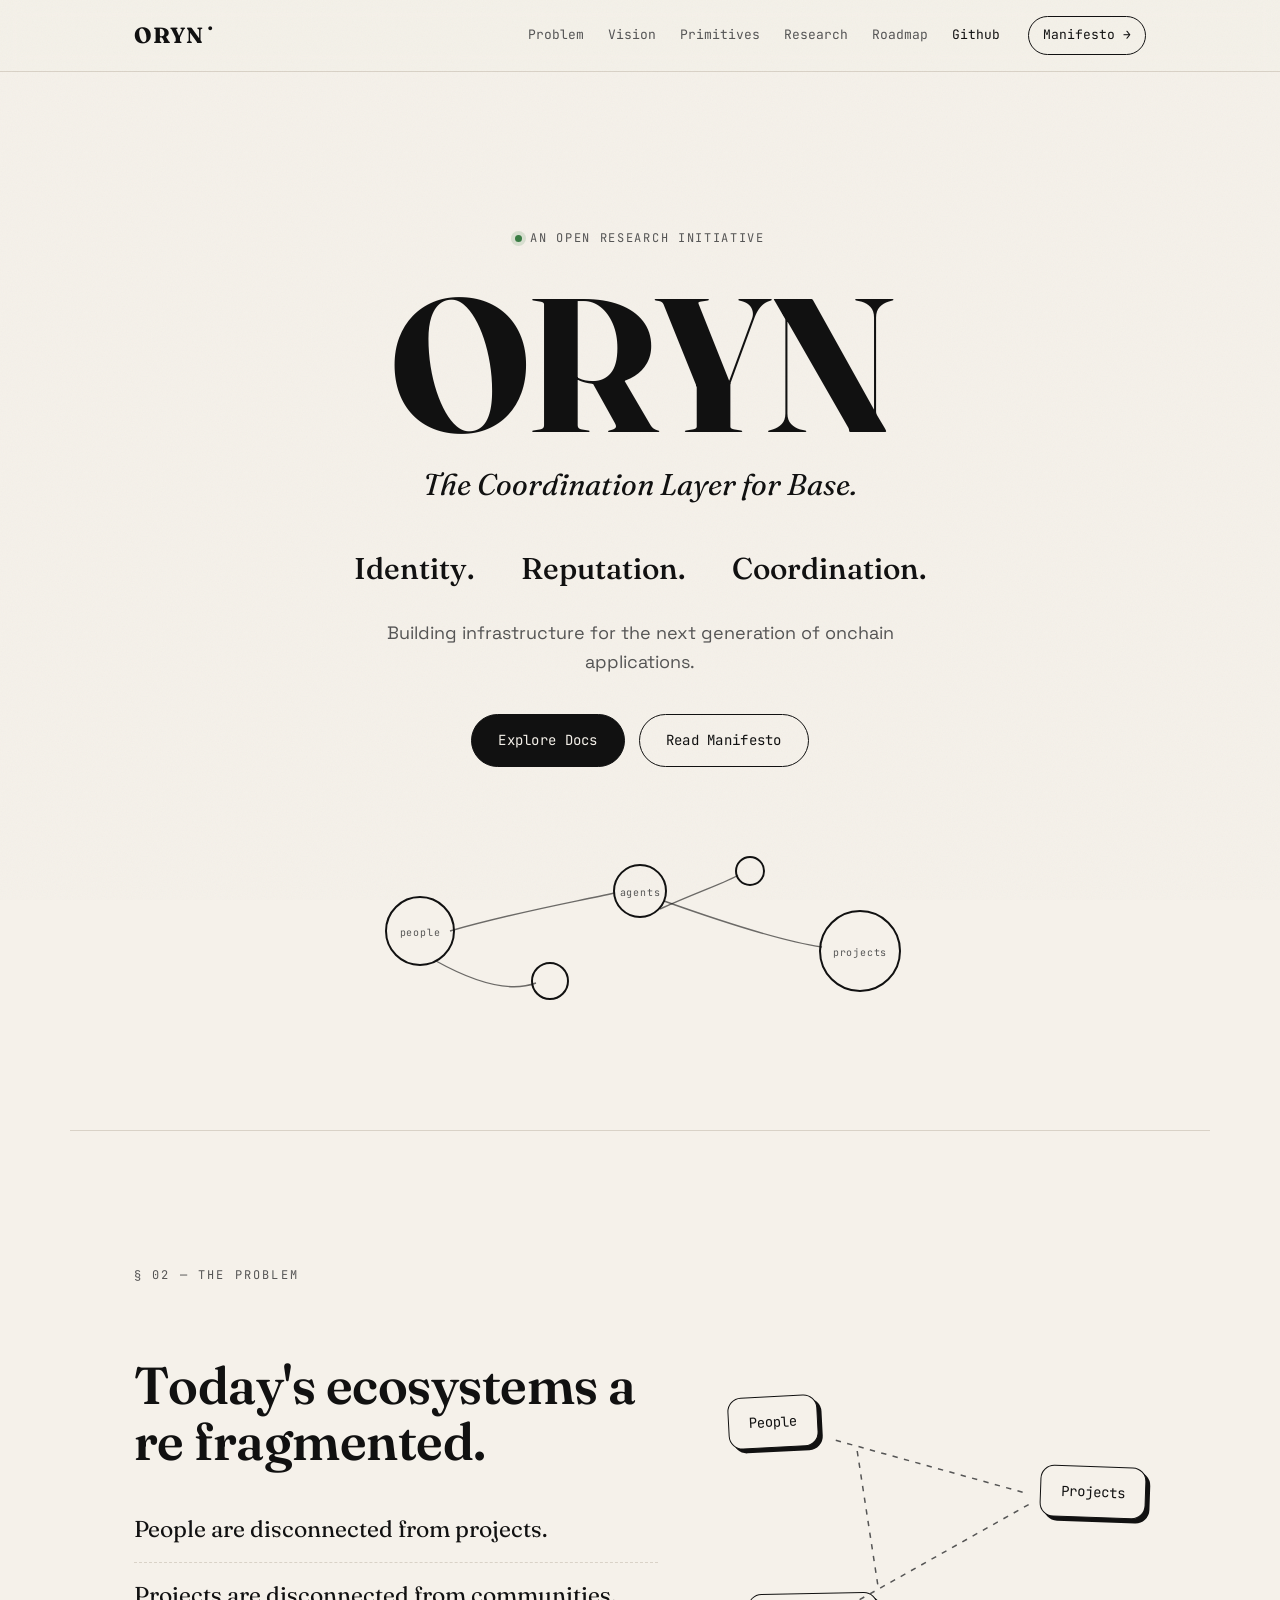
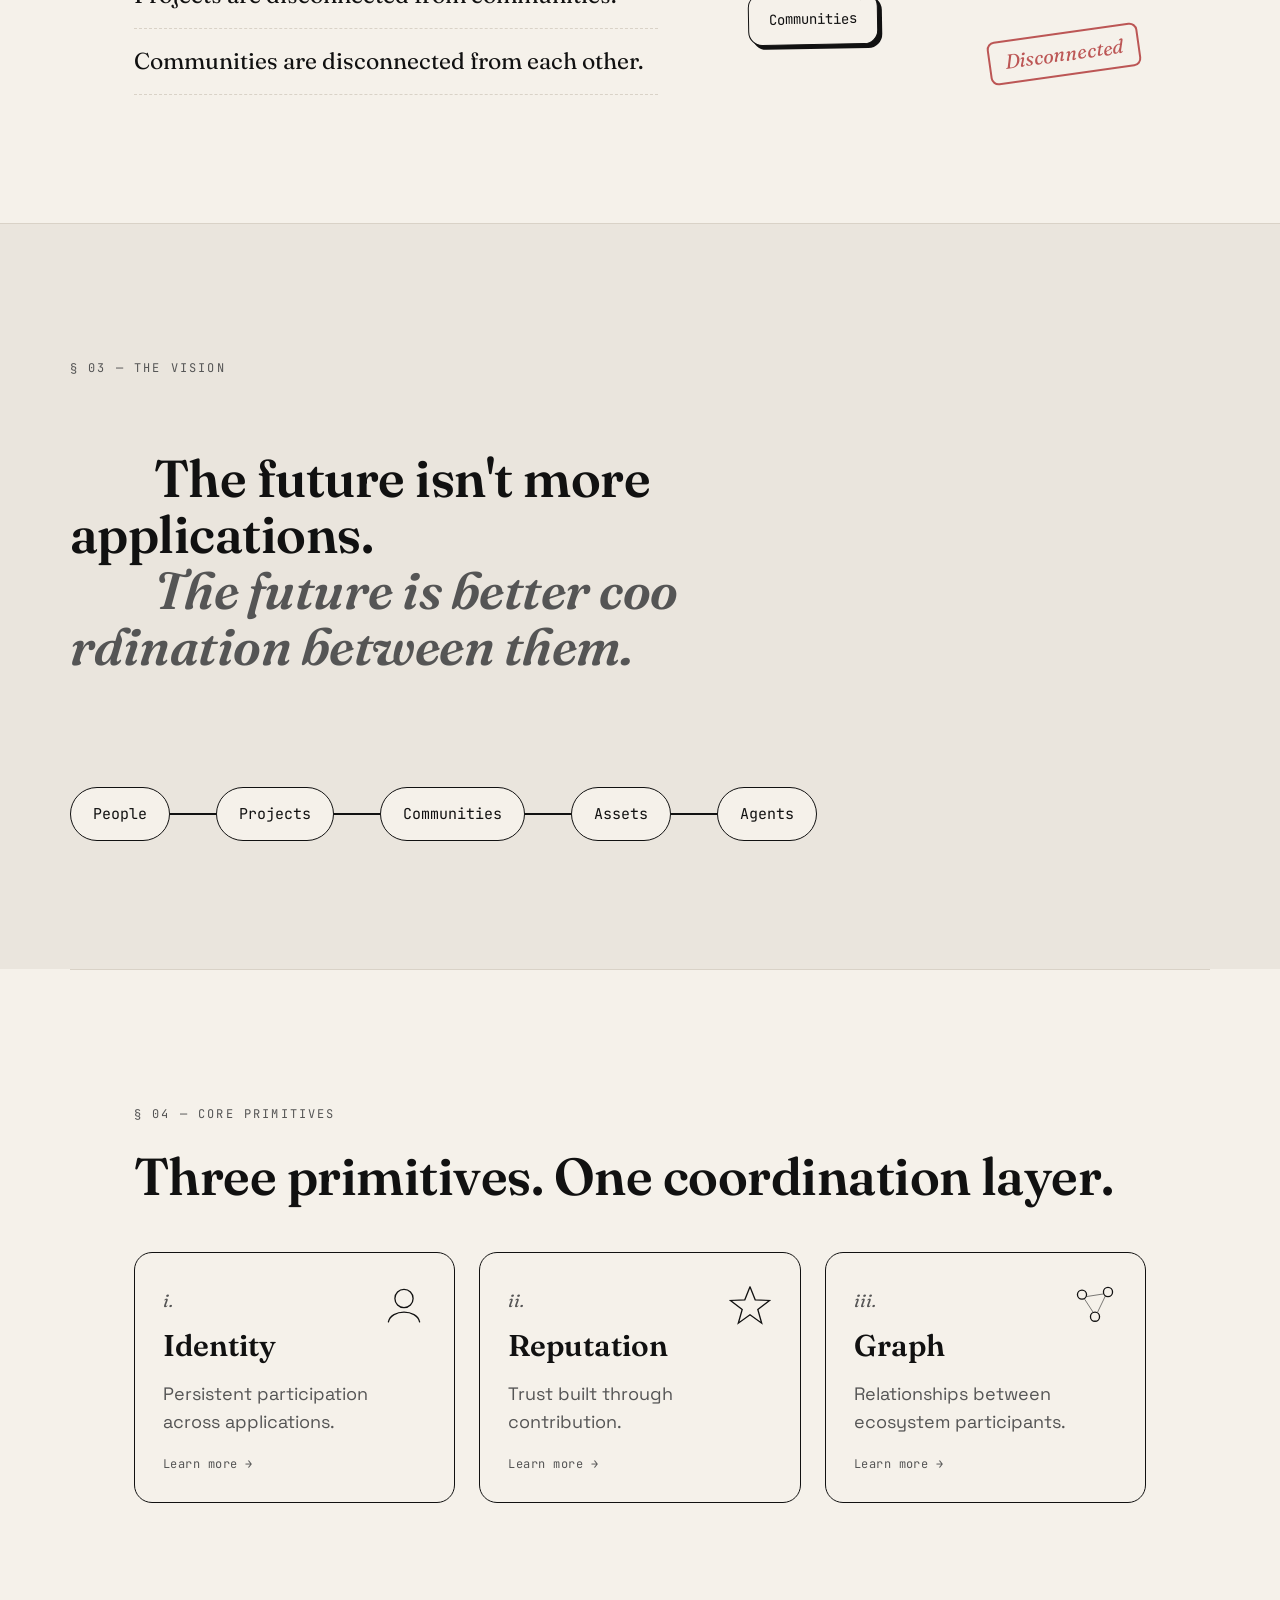
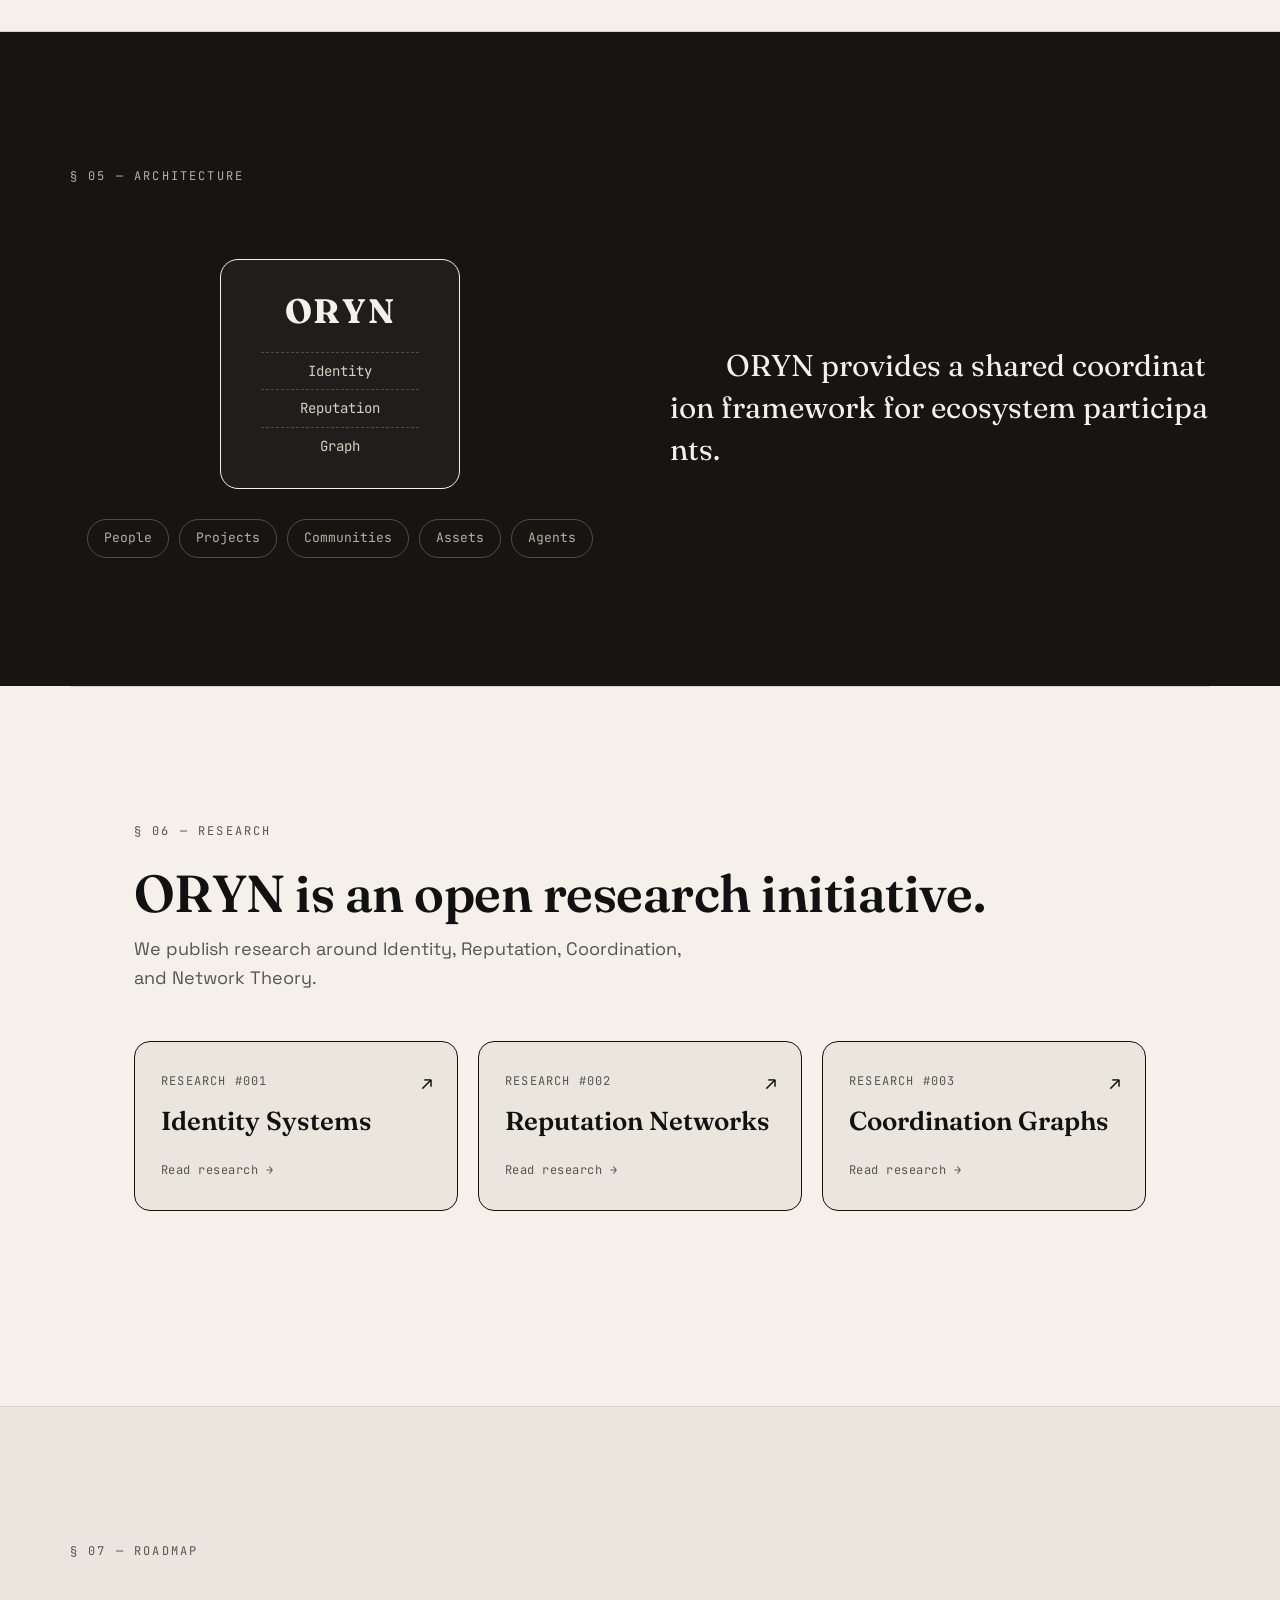
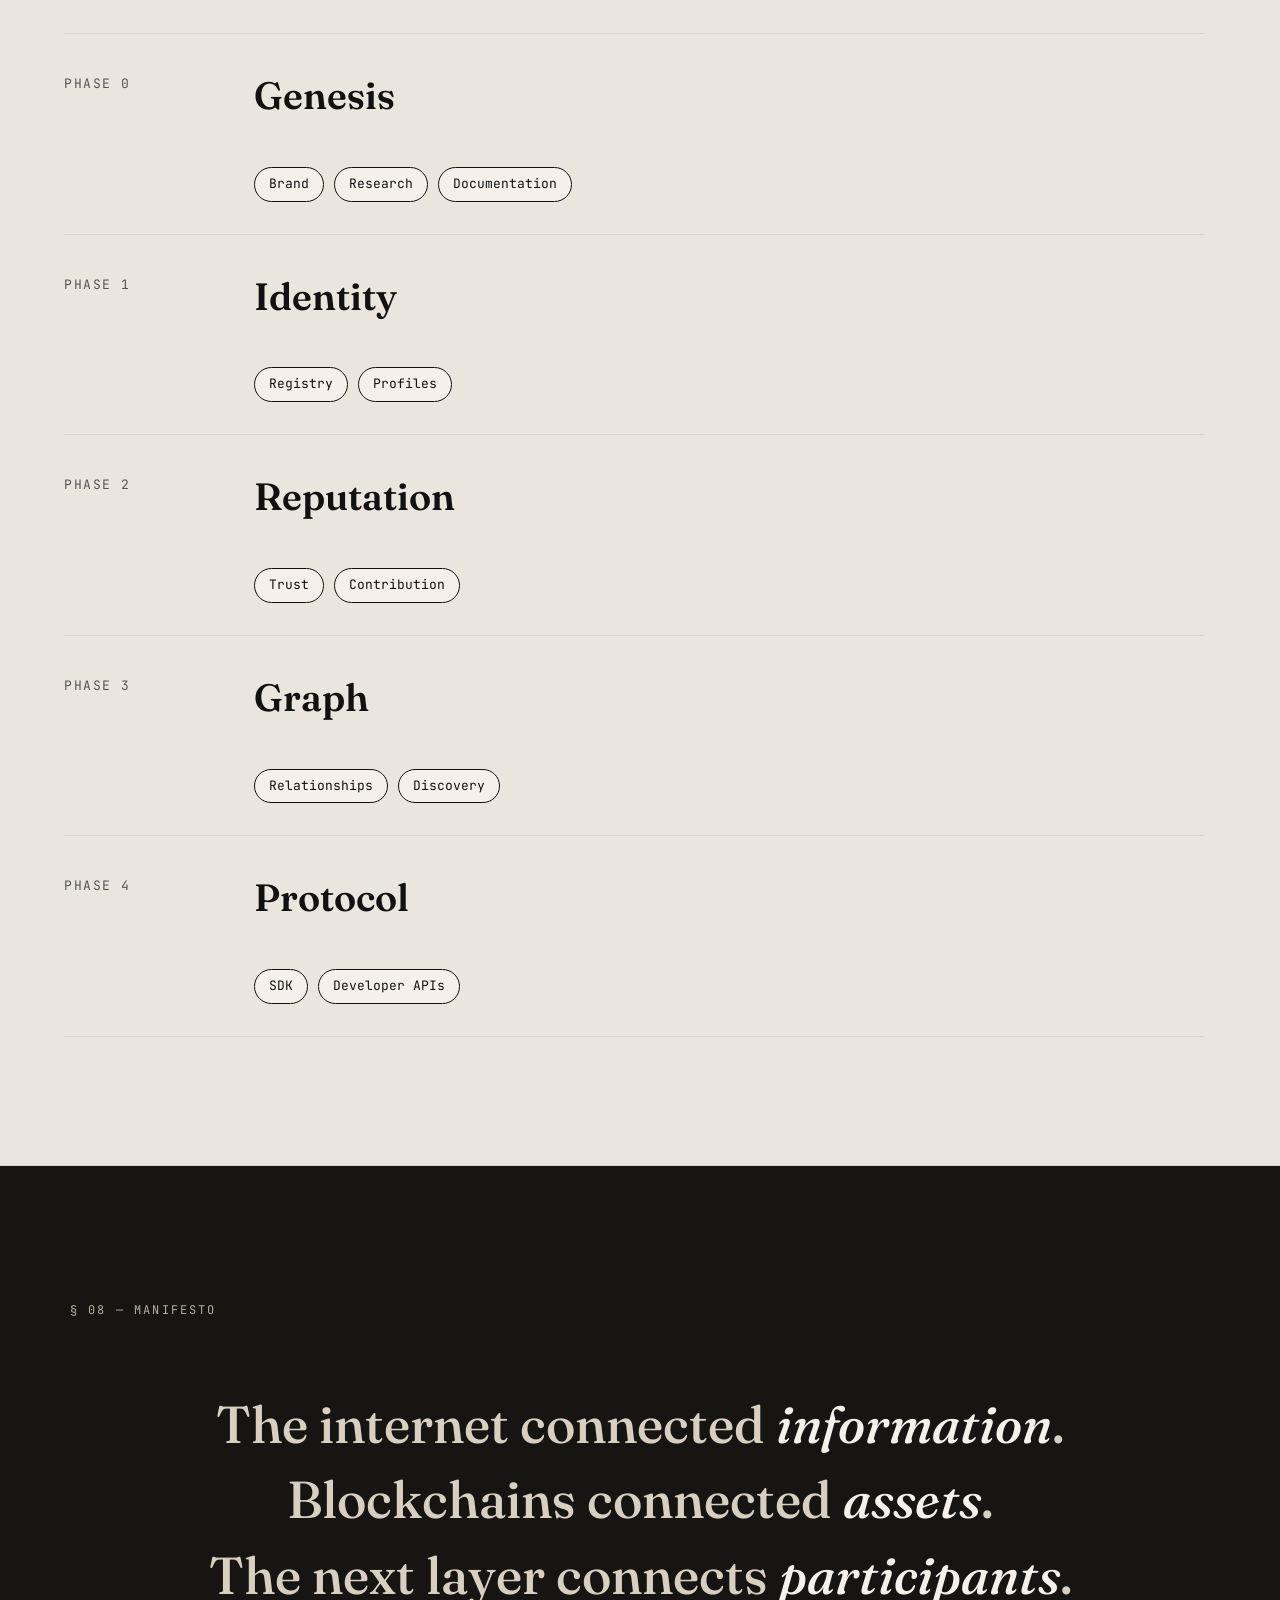
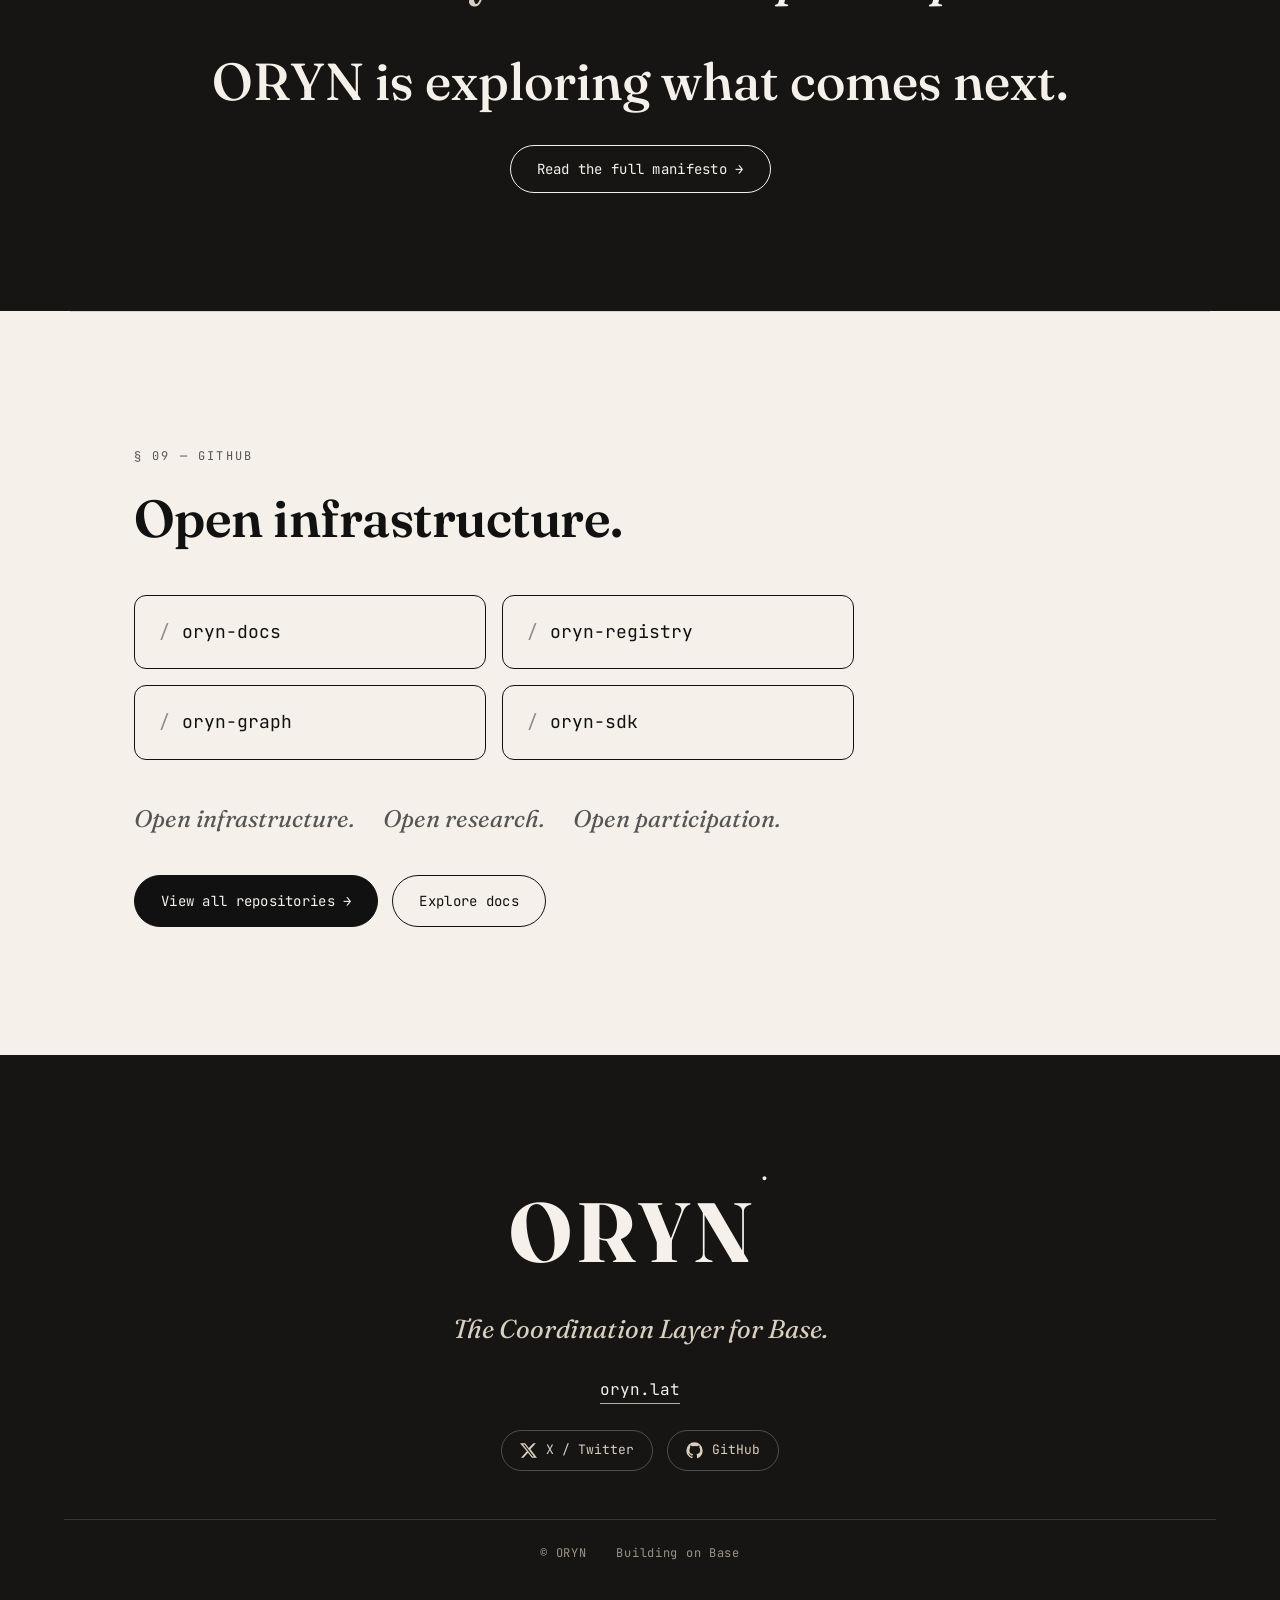
<file: index.html>
<!DOCTYPE html>
<html lang="en">
<head>
<meta charset="UTF-8" />
<meta name="viewport" content="width=device-width, initial-scale=1.0" />
<title>ORYN — The Coordination Layer for Base</title>
<meta name="description" content="ORYN is building a coordination layer for Base. Identity. Reputation. Coordination." />
<link rel="preconnect" href="https://fonts.googleapis.com" />
<link rel="preconnect" href="https://fonts.gstatic.com" crossorigin />
<link href="https://fonts.googleapis.com/css2?family=Fraunces:opsz,wght@9..144,400;9..144,500;9..144,600;9..144,700&family=Space+Grotesk:wght@400;500;600&family=JetBrains+Mono:wght@400;500&display=swap" rel="stylesheet" />
<link rel="icon" type="image/svg+xml" href="assets/favicon.svg" />
<link rel="apple-touch-icon" href="assets/favicon.svg" />
<link rel="canonical" href="https://oryn.lat/" />
<meta name="theme-color" content="#F5F1EA" />
<meta property="og:type" content="website" />
<meta property="og:site_name" content="ORYN" />
<meta property="og:title" content="ORYN — The Coordination Layer for Base" />
<meta property="og:description" content="ORYN is building a coordination layer for Base. Identity. Reputation. Coordination." />
<meta property="og:url" content="https://oryn.lat/" />
<meta property="og:image" content="https://oryn.lat/assets/og.png" />
<meta property="og:image:width" content="1200" />
<meta property="og:image:height" content="630" />
<meta name="twitter:card" content="summary_large_image" />
<meta name="twitter:site" content="@orynlat" />
<meta name="twitter:creator" content="@orynlat" />
<meta name="twitter:title" content="ORYN — The Coordination Layer for Base" />
<meta name="twitter:description" content="ORYN is building a coordination layer for Base. Identity. Reputation. Coordination." />
<meta name="twitter:image" content="https://oryn.lat/assets/og.png" />
<link rel="stylesheet" href="styles.css" />
</head>
<body>

<!-- Paper grain overlay -->
<div class="grain" aria-hidden="true"></div>

<!-- NAV -->
<header class="nav">
  <div class="nav__inner">
    <a href="#top" class="nav__logo">ORYN<span class="nav__dot">●</span></a>
    <nav class="nav__links">
      <a href="#problem">Problem</a>
      <a href="#vision">Vision</a>
      <a href="#primitives">Primitives</a>
      <a href="#research">Research</a>
      <a href="#roadmap">Roadmap</a>
      <a href="#github">Github</a>
    </nav>
    <a href="manifesto.html" class="nav__cta">Manifesto →</a>
  </div>
</header>

<main id="top">

  <!-- HERO -->
  <section class="hero">
    <div class="hero__tag">
      <span class="dot"></span> An open research initiative
    </div>
    <h1 class="hero__title">ORYN</h1>
    <p class="hero__sub">The Coordination Layer for Base.</p>

    <div class="hero__triplet">
      <span>Identity.</span>
      <span>Reputation.</span>
      <span>Coordination.</span>
    </div>

    <p class="hero__lead">
      Building infrastructure for the next generation of onchain applications.
    </p>

    <div class="hero__actions">
      <a href="docs.html" class="btn btn--solid">Explore Docs</a>
      <a href="manifesto.html" class="btn btn--ghost">Read Manifesto</a>
    </div>

    <div class="hero__sketch" aria-hidden="true">
      <svg viewBox="0 0 600 200" fill="none" xmlns="http://www.w3.org/2000/svg">
        <circle cx="80" cy="100" r="34" class="ink-stroke"/>
        <circle cx="300" cy="60" r="26" class="ink-stroke"/>
        <circle cx="520" cy="120" r="40" class="ink-stroke"/>
        <circle cx="210" cy="150" r="18" class="ink-stroke"/>
        <circle cx="410" cy="40" r="14" class="ink-stroke"/>
        <path d="M110 100 C 180 80, 240 70, 274 62" class="ink-line"/>
        <path d="M324 70 C 380 90, 440 110, 482 116" class="ink-line"/>
        <path d="M96 130 C 150 160, 180 158, 196 152" class="ink-line"/>
        <path d="M320 78 C 360 60, 390 50, 398 44" class="ink-line"/>
        <text x="80" y="105" class="sketch-label">people</text>
        <text x="300" y="65" class="sketch-label">agents</text>
        <text x="520" y="125" class="sketch-label">projects</text>
      </svg>
    </div>
  </section>

  <!-- SECTION 2 — PROBLEM -->
  <section class="band" id="problem">
    <div class="band__head">
      <span class="kicker">§ 02 — The Problem</span>
    </div>
    <div class="problem">
      <div class="problem__text">
        <h2 class="display">Today's ecosystems are fragmented.</h2>
        <ul class="discon">
          <li>People are disconnected from projects.</li>
          <li>Projects are disconnected from communities.</li>
          <li>Communities are disconnected from each other.</li>
        </ul>
      </div>
      <div class="problem__visual">
        <div class="float-node n1">People</div>
        <div class="float-node n2">Projects</div>
        <div class="float-node n3">Communities</div>
        <div class="float-stamp">Disconnected</div>
        <svg class="problem__dashes" viewBox="0 0 320 280" aria-hidden="true">
          <path d="M70 60 L 250 110" class="dash"/>
          <path d="M250 120 L 90 210" class="dash"/>
          <path d="M90 70 L 110 200" class="dash"/>
        </svg>
      </div>
    </div>
  </section>

  <!-- SECTION 3 — VISION -->
  <section class="band band--accent" id="vision">
    <div class="band__head">
      <span class="kicker">§ 03 — The Vision</span>
    </div>
    <div class="vision">
      <h2 class="display vision__lead">
        The future isn't more applications.<br/>
        <em>The future is better coordination between them.</em>
      </h2>
      <div class="chain" aria-label="People, Projects, Communities, Assets, Agents">
        <div class="chain__node">People</div>
        <div class="chain__bar"></div>
        <div class="chain__node">Projects</div>
        <div class="chain__bar"></div>
        <div class="chain__node">Communities</div>
        <div class="chain__bar"></div>
        <div class="chain__node">Assets</div>
        <div class="chain__bar"></div>
        <div class="chain__node">Agents</div>
      </div>
    </div>
  </section>

  <!-- SECTION 4 — CORE PRIMITIVES -->
  <section class="band" id="primitives">
    <div class="band__head">
      <span class="kicker">§ 04 — Core Primitives</span>
      <h2 class="display">Three primitives. One coordination layer.</h2>
    </div>
    <div class="prim-grid">
      <a class="prim" href="identity.html">
        <div class="prim__num">i.</div>
        <h3>Identity</h3>
        <p>Persistent participation across applications.</p>
        <span class="prim__more">Learn more →</span>
        <svg class="prim__icon" viewBox="0 0 80 80" aria-hidden="true">
          <circle cx="40" cy="30" r="14" class="ink-stroke"/>
          <path d="M16 66 C 20 46, 60 46, 64 66" class="ink-stroke"/>
        </svg>
      </a>
      <a class="prim" href="reputation.html">
        <div class="prim__num">ii.</div>
        <h3>Reputation</h3>
        <p>Trust built through contribution.</p>
        <span class="prim__more">Learn more →</span>
        <svg class="prim__icon" viewBox="0 0 80 80" aria-hidden="true">
          <path d="M40 12 L48 32 L70 33 L52 47 L58 68 L40 55 L22 68 L28 47 L10 33 L32 32 Z" class="ink-stroke"/>
        </svg>
      </a>
      <a class="prim" href="graph.html">
        <div class="prim__num">iii.</div>
        <h3>Graph</h3>
        <p>Relationships between ecosystem participants.</p>
        <span class="prim__more">Learn more →</span>
        <svg class="prim__icon" viewBox="0 0 80 80" aria-hidden="true">
          <circle cx="20" cy="24" r="7" class="ink-stroke"/>
          <circle cx="60" cy="20" r="7" class="ink-stroke"/>
          <circle cx="40" cy="58" r="7" class="ink-stroke"/>
          <path d="M27 27 L 53 23" class="ink-line"/>
          <path d="M24 31 L 37 51" class="ink-line"/>
          <path d="M56 26 L 44 51" class="ink-line"/>
        </svg>
      </a>
    </div>
  </section>

  <!-- SECTION 5 — ARCHITECTURE -->
  <section class="band band--dark" id="architecture">
    <div class="band__head">
      <span class="kicker kicker--light">§ 05 — Architecture</span>
    </div>
    <div class="arch">
      <div class="arch__diagram">
        <div class="arch__core">
          <span class="arch__core-label">ORYN</span>
          <ul>
            <li>Identity</li>
            <li>Reputation</li>
            <li>Graph</li>
          </ul>
        </div>
        <div class="arch__spokes">
          <span>People</span>
          <span>Projects</span>
          <span>Communities</span>
          <span>Assets</span>
          <span>Agents</span>
        </div>
      </div>
      <p class="arch__text">
        ORYN provides a shared coordination framework for ecosystem participants.
      </p>
    </div>
  </section>

  <!-- SECTION 6 — RESEARCH -->
  <section class="band" id="research">
    <div class="band__head">
      <span class="kicker">§ 06 — Research</span>
      <h2 class="display">ORYN is an open research initiative.</h2>
      <p class="band__intro">We publish research around Identity, Reputation, Coordination, and Network Theory.</p>
    </div>
    <div class="res-grid">
      <a class="res-card" href="research-001.html">
        <span class="res-card__id">Research #001</span>
        <h3>Identity Systems</h3>
        <span class="res-card__more">Read research →</span>
        <span class="res-card__arrow">↗</span>
      </a>
      <a class="res-card" href="research-002.html">
        <span class="res-card__id">Research #002</span>
        <h3>Reputation Networks</h3>
        <span class="res-card__more">Read research →</span>
        <span class="res-card__arrow">↗</span>
      </a>
      <a class="res-card" href="research-003.html">
        <span class="res-card__id">Research #003</span>
        <h3>Coordination Graphs</h3>
        <span class="res-card__more">Read research →</span>
        <span class="res-card__arrow">↗</span>
      </a>
    </div>
    <div class="res-tags">
      <span>Identity</span><span>Reputation</span><span>Coordination</span><span>Network Theory</span>
    </div>
  </section>

  <!-- SECTION 7 — ROADMAP -->
  <section class="band band--accent" id="roadmap">
    <div class="band__head">
      <span class="kicker">§ 07 — Roadmap</span>
    </div>
    <ol class="road">
      <li class="road__item">
        <div class="road__phase">Phase 0</div>
        <h3>Genesis</h3>
        <ul><li>Brand</li><li>Research</li><li>Documentation</li></ul>
      </li>
      <li class="road__item">
        <div class="road__phase">Phase 1</div>
        <h3>Identity</h3>
        <ul><li>Registry</li><li>Profiles</li></ul>
      </li>
      <li class="road__item">
        <div class="road__phase">Phase 2</div>
        <h3>Reputation</h3>
        <ul><li>Trust</li><li>Contribution</li></ul>
      </li>
      <li class="road__item">
        <div class="road__phase">Phase 3</div>
        <h3>Graph</h3>
        <ul><li>Relationships</li><li>Discovery</li></ul>
      </li>
      <li class="road__item">
        <div class="road__phase">Phase 4</div>
        <h3>Protocol</h3>
        <ul><li>SDK</li><li>Developer APIs</li></ul>
      </li>
    </ol>
  </section>

  <!-- SECTION 8 — MANIFESTO -->
  <section class="band band--dark manifesto" id="manifesto">
    <div class="band__head">
      <span class="kicker kicker--light">§ 08 — Manifesto</span>
    </div>
    <div class="manifesto__lines">
      <p>The internet connected <em>information</em>.</p>
      <p>Blockchains connected <em>assets</em>.</p>
      <p>The next layer connects <em>participants</em>.</p>
      <p class="manifesto__close">ORYN is exploring what comes next.</p>
    </div>
    <div style="text-align:center;margin-top:40px">
      <a href="manifesto.html" class="btn btn--ghost" style="border-color:var(--bg);color:var(--bg)">Read the full manifesto →</a>
    </div>
  </section>

  <!-- SECTION 9 — GITHUB -->
  <section class="band" id="github">
    <div class="band__head">
      <span class="kicker">§ 09 — Github</span>
      <h2 class="display">Open infrastructure.</h2>
    </div>
    <div class="repos">
      <a class="repo" href="github.html#oryn-docs"><span class="repo__icon">/</span> oryn-docs</a>
      <a class="repo" href="github.html#oryn-registry"><span class="repo__icon">/</span> oryn-registry</a>
      <a class="repo" href="github.html#oryn-graph"><span class="repo__icon">/</span> oryn-graph</a>
      <a class="repo" href="github.html#oryn-sdk"><span class="repo__icon">/</span> oryn-sdk</a>
    </div>
    <div class="repos__motto">
      <span>Open infrastructure.</span>
      <span>Open research.</span>
      <span>Open participation.</span>
    </div>
    <div style="margin-top:36px;display:flex;gap:14px;flex-wrap:wrap">
      <a href="github.html" class="btn btn--solid">View all repositories →</a>
      <a href="docs.html" class="btn btn--ghost">Explore docs</a>
    </div>
  </section>

</main>

<!-- SECTION 10 — FOOTER -->
<footer class="footer">
  <div class="footer__brand">ORYN<span class="nav__dot">●</span></div>
  <p class="footer__tag">The Coordination Layer for Base.</p>
  <a href="https://oryn.lat" class="footer__url">oryn.lat</a>
  <div class="footer__social">
    <a class="social" href="https://x.com/orynlat" target="_blank" rel="noopener" aria-label="ORYN on X"><svg viewBox="0 0 24 24" fill="currentColor" aria-hidden="true"><path d="M18.9 1.6h3.5l-7.7 8.8L24 22.4h-7.1l-5.6-7.3-6.4 7.3H1.4l8.3-9.4L0 1.6h7.3l5 6.7 6.6-6.7Zm-1.2 18.7h1.9L6.4 3.6H4.3l13.4 16.7Z"/></svg><span>X / Twitter</span></a>
    <a class="social" href="https://github.com/Orynlat/Oryn" target="_blank" rel="noopener" aria-label="ORYN on GitHub"><svg viewBox="0 0 24 24" fill="currentColor" aria-hidden="true"><path d="M12 .5A11.5 11.5 0 0 0 .5 12a11.5 11.5 0 0 0 7.9 10.9c.6.1.8-.3.8-.6v-2c-3.2.7-3.9-1.5-3.9-1.5-.5-1.3-1.3-1.7-1.3-1.7-1.1-.7.1-.7.1-.7 1.2.1 1.8 1.2 1.8 1.2 1 1.8 2.8 1.3 3.5 1 .1-.8.4-1.3.7-1.6-2.6-.3-5.3-1.3-5.3-5.8 0-1.3.5-2.3 1.2-3.1-.1-.3-.5-1.6.1-3.2 0 0 1-.3 3.3 1.2a11.4 11.4 0 0 1 6 0c2.3-1.5 3.3-1.2 3.3-1.2.6 1.6.2 2.9.1 3.2.8.8 1.2 1.8 1.2 3.1 0 4.5-2.7 5.5-5.3 5.8.4.3.8 1 .8 2.1v3.2c0 .3.2.7.8.6A11.5 11.5 0 0 0 23.5 12 11.5 11.5 0 0 0 12 .5Z"/></svg><span>GitHub</span></a>
  </div>
  <div class="footer__meta">
    <span>© ORYN</span>
    <span>Building on Base</span>
  </div>
</footer>

<script src="script.js"></script>
</body>
</html>
</file>
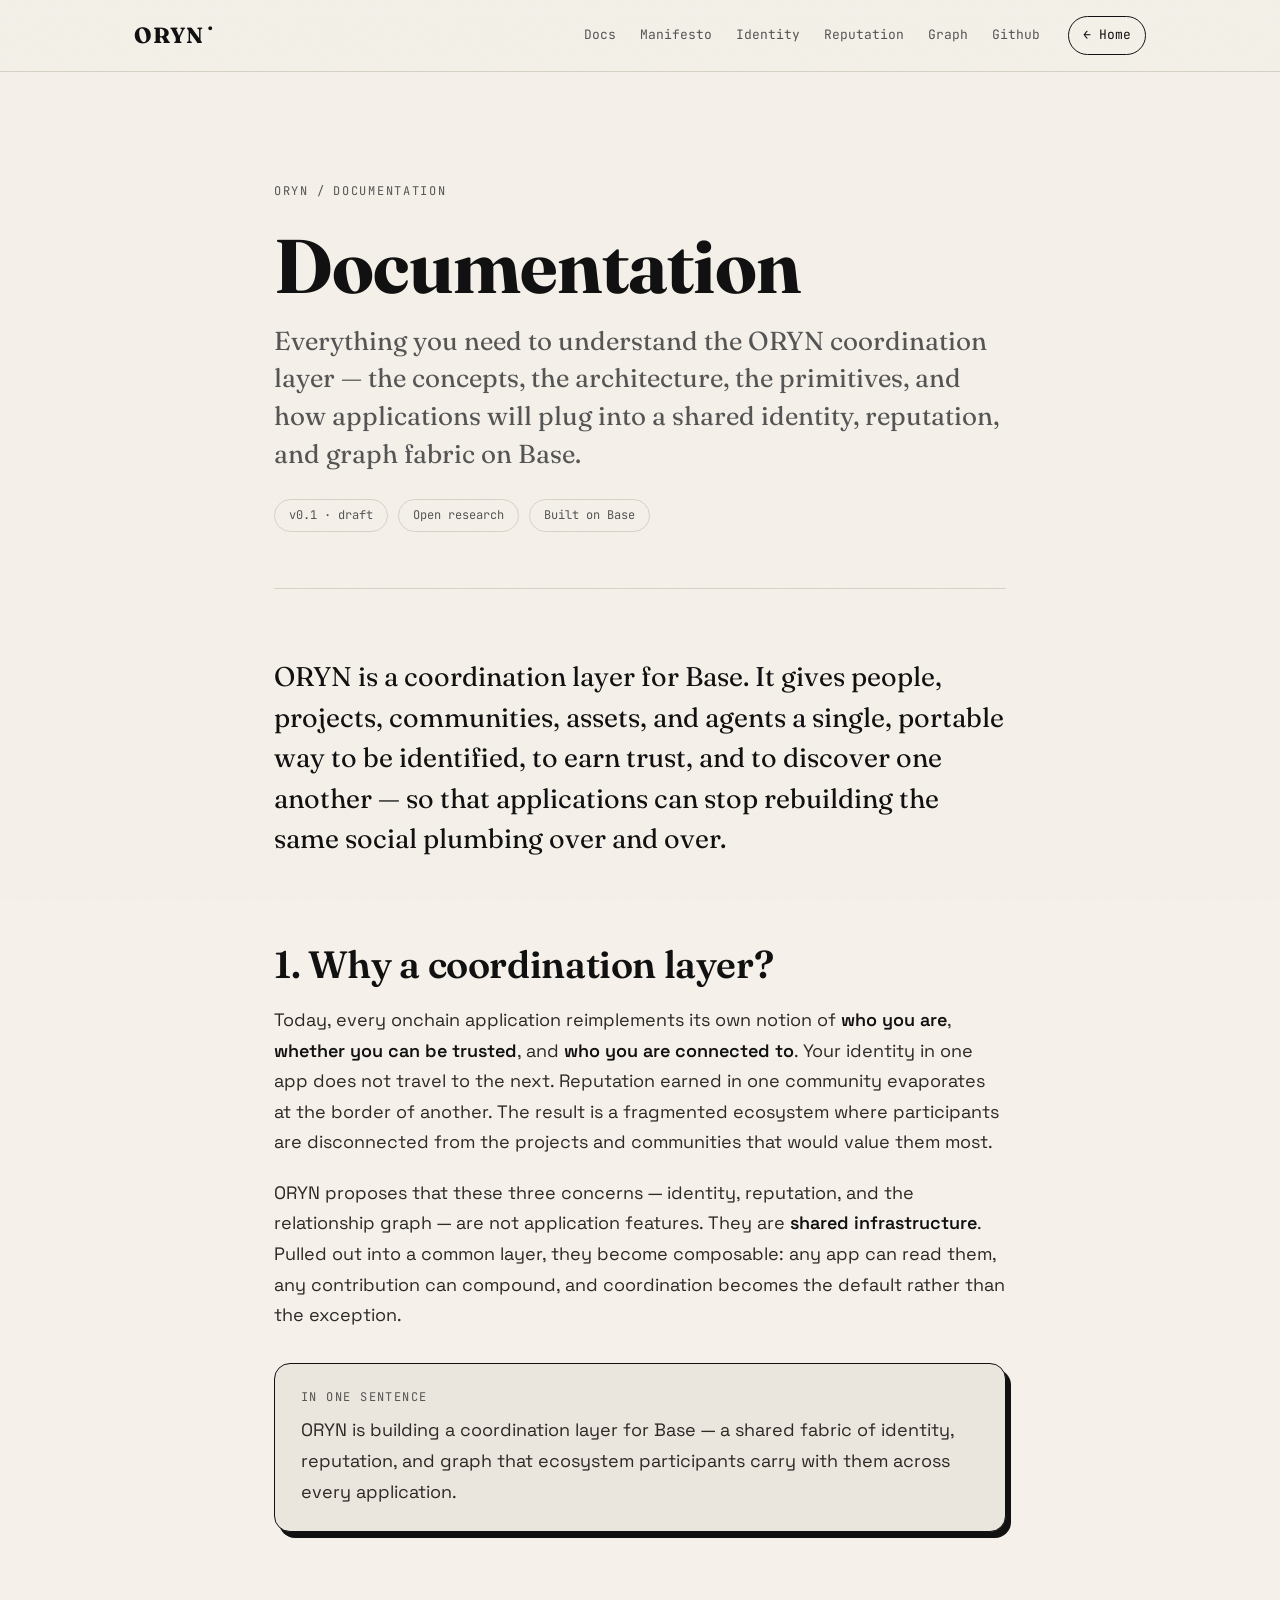
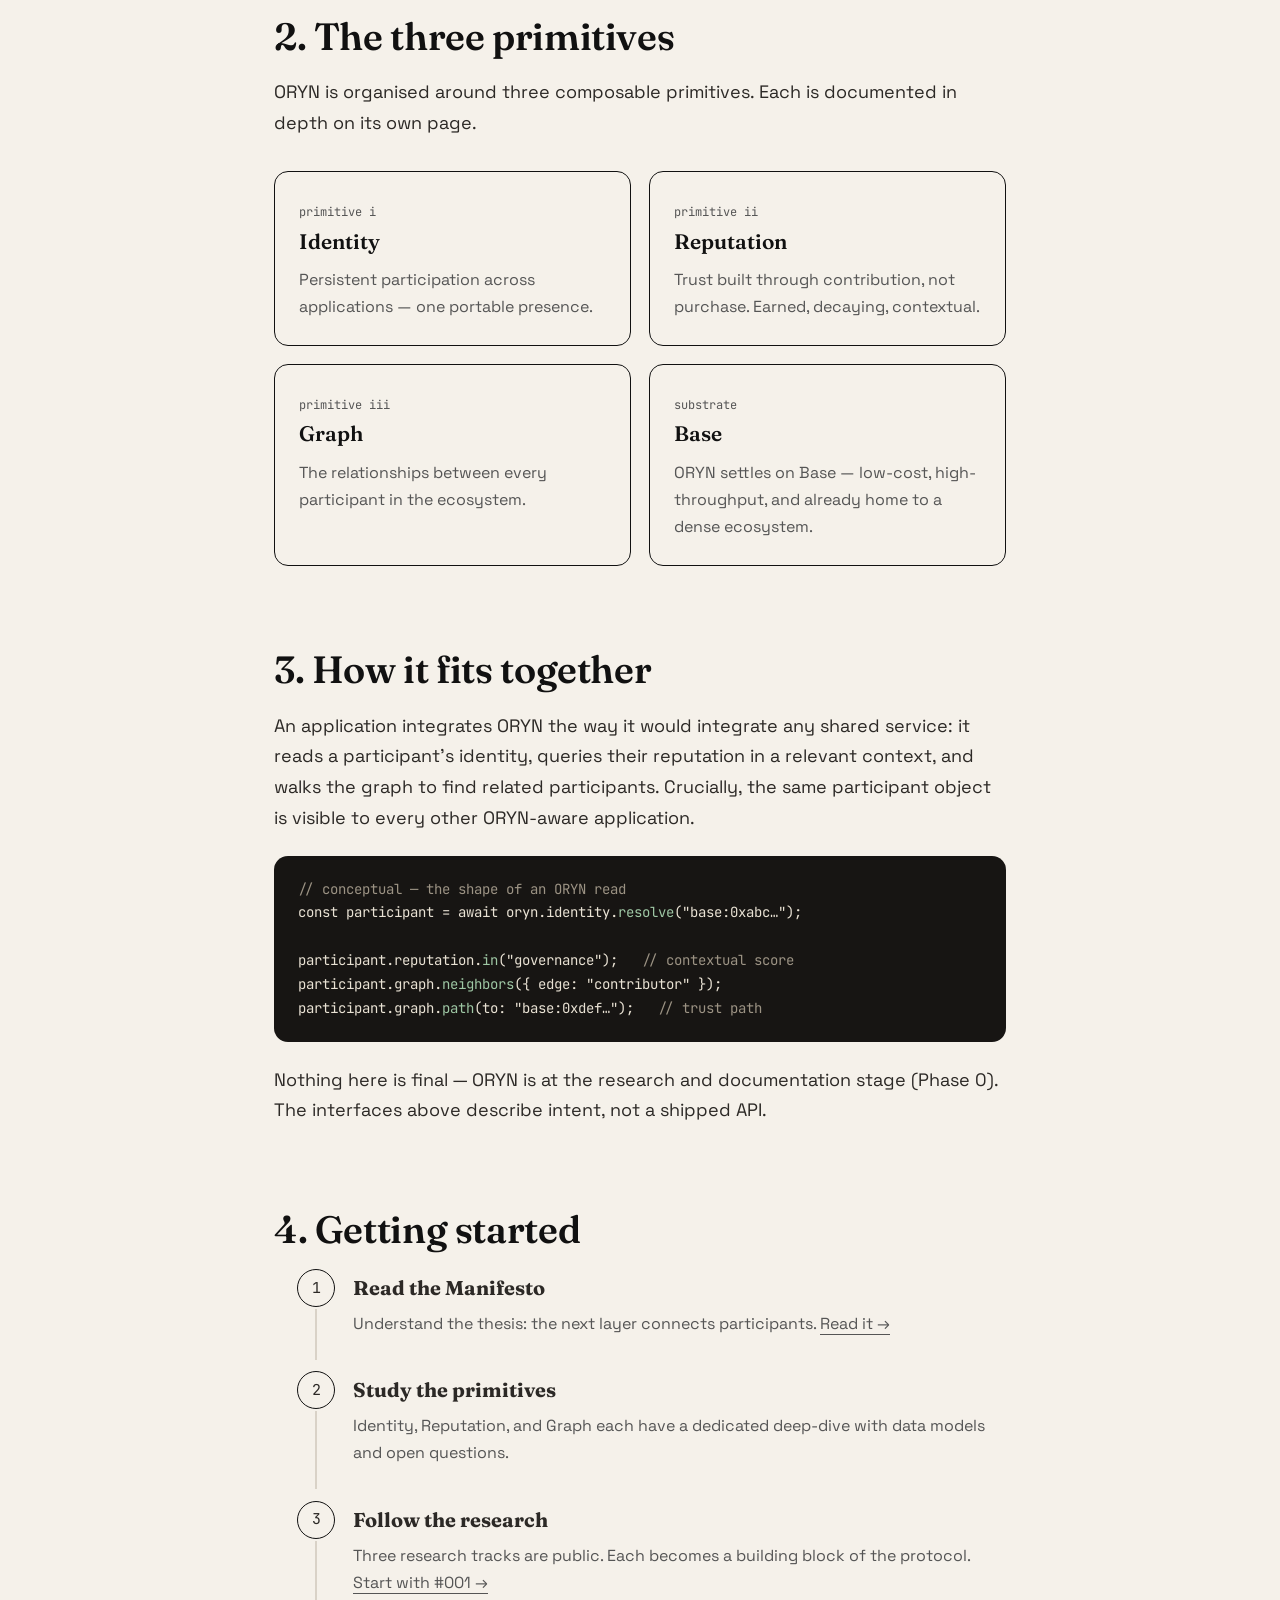
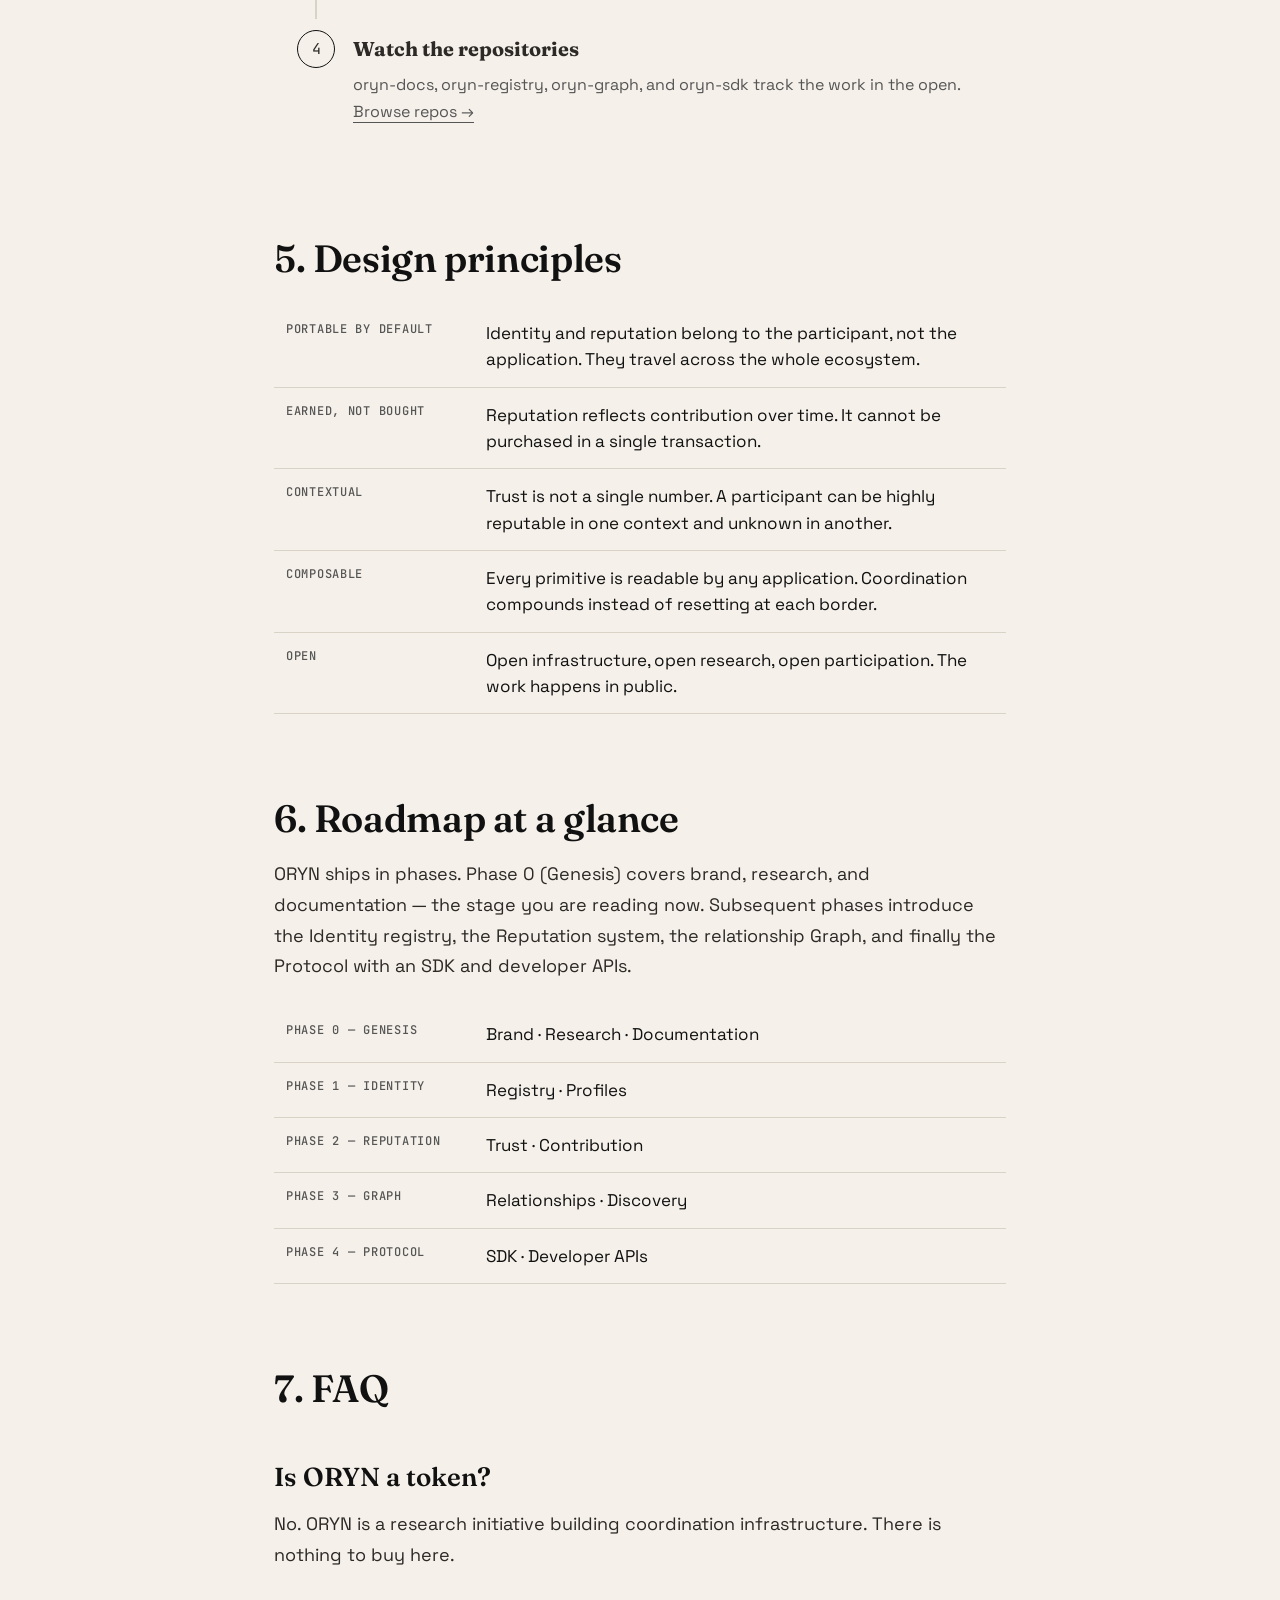
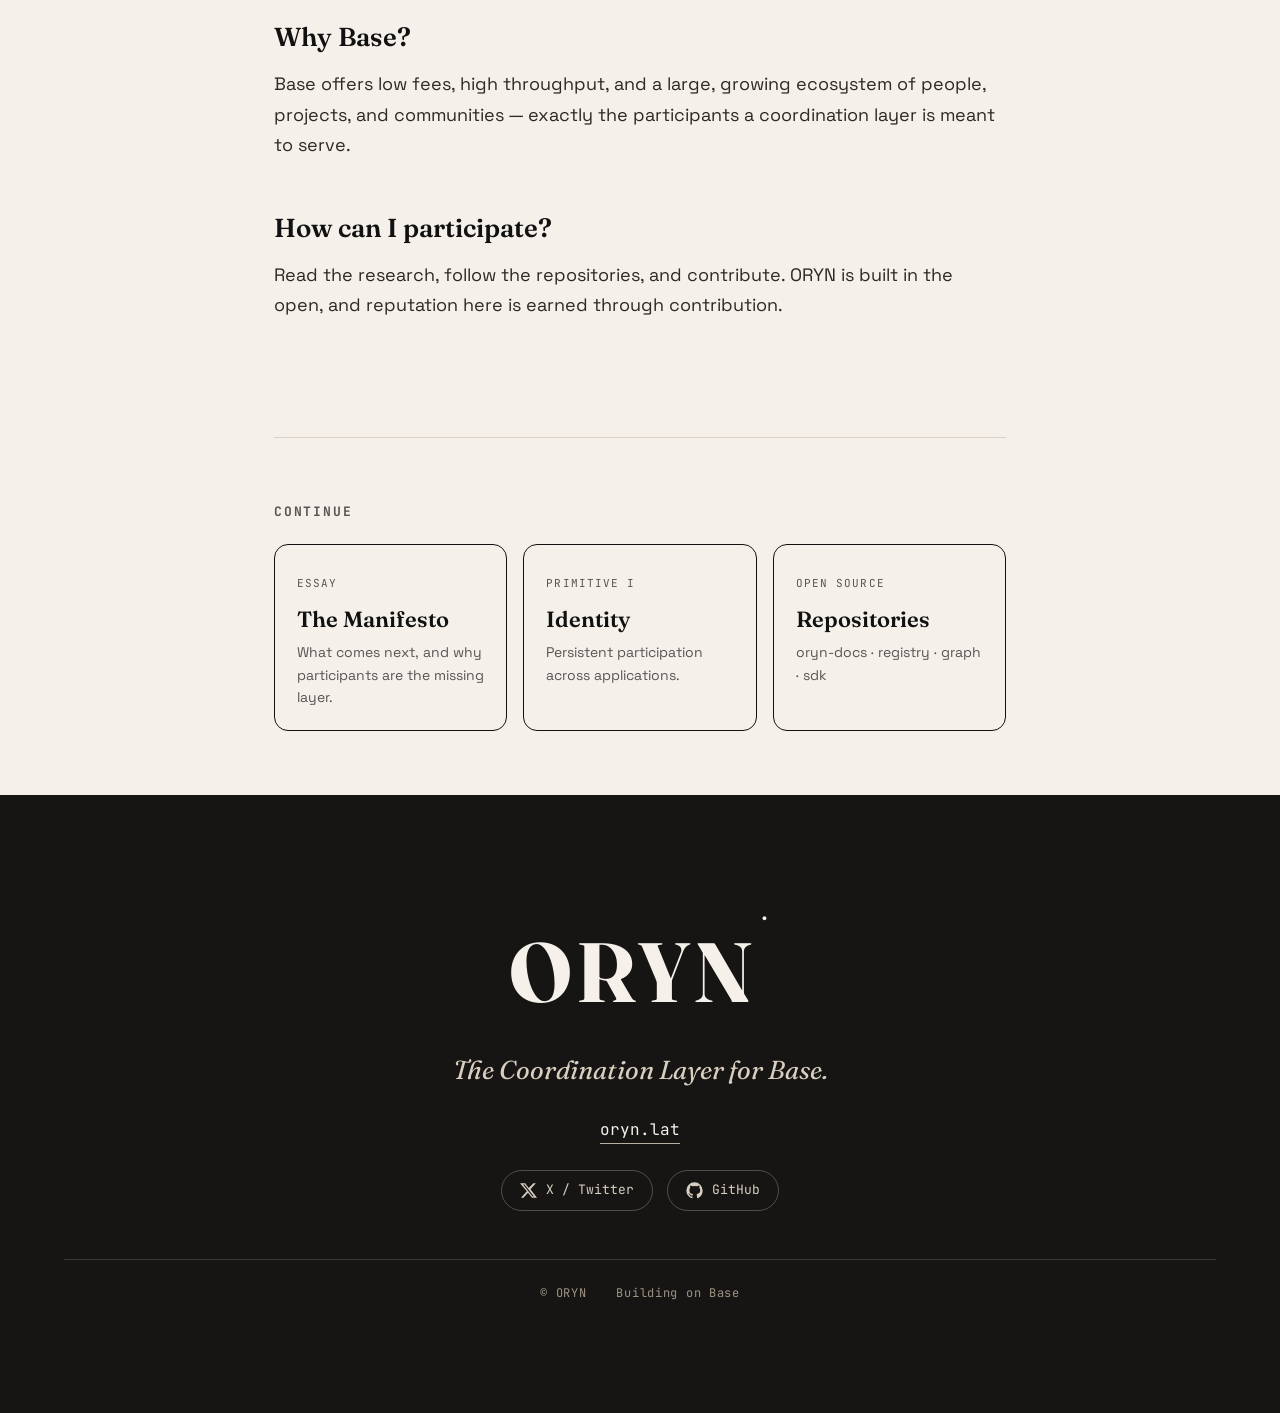
<file: docs.html>
<!DOCTYPE html>
<html lang="en">
<head>
<meta charset="UTF-8" />
<meta name="viewport" content="width=device-width, initial-scale=1.0" />
<title>Documentation — ORYN</title>
<meta name="description" content="ORYN documentation: the coordination layer for Base. Concepts, architecture, primitives, and developer guides." />
<link rel="preconnect" href="https://fonts.googleapis.com" />
<link rel="preconnect" href="https://fonts.gstatic.com" crossorigin />
<link href="https://fonts.googleapis.com/css2?family=Fraunces:opsz,wght@9..144,400;9..144,500;9..144,600;9..144,700&family=Space+Grotesk:wght@400;500;600&family=JetBrains+Mono:wght@400;500&display=swap" rel="stylesheet" />
<link rel="icon" type="image/svg+xml" href="assets/favicon.svg" />
<link rel="apple-touch-icon" href="assets/favicon.svg" />
<link rel="canonical" href="https://oryn.lat/docs.html" />
<meta name="theme-color" content="#F5F1EA" />
<meta property="og:type" content="website" />
<meta property="og:site_name" content="ORYN" />
<meta property="og:title" content="Documentation — ORYN" />
<meta property="og:description" content="ORYN documentation: the coordination layer for Base. Concepts, architecture, primitives, and developer guides." />
<meta property="og:url" content="https://oryn.lat/docs.html" />
<meta property="og:image" content="https://oryn.lat/assets/og.png" />
<meta property="og:image:width" content="1200" />
<meta property="og:image:height" content="630" />
<meta name="twitter:card" content="summary_large_image" />
<meta name="twitter:site" content="@orynlat" />
<meta name="twitter:creator" content="@orynlat" />
<meta name="twitter:title" content="Documentation — ORYN" />
<meta name="twitter:description" content="ORYN documentation: the coordination layer for Base. Concepts, architecture, primitives, and developer guides." />
<meta name="twitter:image" content="https://oryn.lat/assets/og.png" />
<link rel="stylesheet" href="styles.css" />
</head>
<body>
<div class="grain" aria-hidden="true"></div>

<header class="nav">
  <div class="nav__inner">
    <a href="index.html" class="nav__logo">ORYN<span class="nav__dot">●</span></a>
    <nav class="nav__links">
      <a href="docs.html">Docs</a>
      <a href="manifesto.html">Manifesto</a>
      <a href="identity.html">Identity</a>
      <a href="reputation.html">Reputation</a>
      <a href="graph.html">Graph</a>
      <a href="github.html">Github</a>
    </nav>
    <a href="index.html" class="nav__cta">← Home</a>
  </div>
</header>

<main class="page">
  <header class="phead">
    <div class="breadcrumb"><a href="index.html">ORYN</a> <span>/</span> Documentation</div>
    <h1 class="phead__title">Documentation</h1>
    <p class="phead__lead">Everything you need to understand the ORYN coordination layer — the concepts, the architecture, the primitives, and how applications will plug into a shared identity, reputation, and graph fabric on Base.</p>
    <div class="phead__meta">
      <span>v0.1 · draft</span>
      <span>Open research</span>
      <span>Built on Base</span>
    </div>
  </header>

  <article class="prose">
    <p class="lede">ORYN is a coordination layer for Base. It gives people, projects, communities, assets, and agents a single, portable way to be identified, to earn trust, and to discover one another — so that applications can stop rebuilding the same social plumbing over and over.</p>

    <h2>1. Why a coordination layer?</h2>
    <p>Today, every onchain application reimplements its own notion of <strong>who you are</strong>, <strong>whether you can be trusted</strong>, and <strong>who you are connected to</strong>. Your identity in one app does not travel to the next. Reputation earned in one community evaporates at the border of another. The result is a fragmented ecosystem where participants are disconnected from the projects and communities that would value them most.</p>
    <p>ORYN proposes that these three concerns — identity, reputation, and the relationship graph — are not application features. They are <strong>shared infrastructure</strong>. Pulled out into a common layer, they become composable: any app can read them, any contribution can compound, and coordination becomes the default rather than the exception.</p>

    <div class="note">
      <span class="note__k">In one sentence</span>
      <p>ORYN is building a coordination layer for Base — a shared fabric of identity, reputation, and graph that ecosystem participants carry with them across every application.</p>
    </div>

    <h2>2. The three primitives</h2>
    <p>ORYN is organised around three composable primitives. Each is documented in depth on its own page.</p>
    <div class="fgrid">
      <a class="f" href="identity.html" style="text-decoration:none;color:inherit">
        <span class="n">primitive i</span>
        <h4>Identity</h4>
        <p>Persistent participation across applications — one portable presence.</p>
      </a>
      <a class="f" href="reputation.html" style="text-decoration:none;color:inherit">
        <span class="n">primitive ii</span>
        <h4>Reputation</h4>
        <p>Trust built through contribution, not purchase. Earned, decaying, contextual.</p>
      </a>
      <a class="f" href="graph.html" style="text-decoration:none;color:inherit">
        <span class="n">primitive iii</span>
        <h4>Graph</h4>
        <p>The relationships between every participant in the ecosystem.</p>
      </a>
      <div class="f">
        <span class="n">substrate</span>
        <h4>Base</h4>
        <p>ORYN settles on Base — low-cost, high-throughput, and already home to a dense ecosystem.</p>
      </div>
    </div>

    <h2>3. How it fits together</h2>
    <p>An application integrates ORYN the way it would integrate any shared service: it reads a participant's identity, queries their reputation in a relevant context, and walks the graph to find related participants. Crucially, the same participant object is visible to every other ORYN-aware application.</p>
    <div class="codeblock"><span class="c">// conceptual — the shape of an ORYN read</span>
const participant = await oryn.identity.<span class="k">resolve</span>("base:0xabc…");

participant.reputation.<span class="k">in</span>("governance");   <span class="c">// contextual score</span>
participant.graph.<span class="k">neighbors</span>({ edge: "contributor" });
participant.graph.<span class="k">path</span>(to: "base:0xdef…");   <span class="c">// trust path</span></div>
    <p>Nothing here is final — ORYN is at the research and documentation stage (Phase 0). The interfaces above describe intent, not a shipped API.</p>

    <h2>4. Getting started</h2>
    <ol class="steps">
      <li>
        <h4>Read the Manifesto</h4>
        <p>Understand the thesis: the next layer connects participants. <a class="inline" href="manifesto.html">Read it →</a></p>
      </li>
      <li>
        <h4>Study the primitives</h4>
        <p>Identity, Reputation, and Graph each have a dedicated deep-dive with data models and open questions.</p>
      </li>
      <li>
        <h4>Follow the research</h4>
        <p>Three research tracks are public. Each becomes a building block of the protocol. <a class="inline" href="research-001.html">Start with #001 →</a></p>
      </li>
      <li>
        <h4>Watch the repositories</h4>
        <p>oryn-docs, oryn-registry, oryn-graph, and oryn-sdk track the work in the open. <a class="inline" href="github.html">Browse repos →</a></p>
      </li>
    </ol>

    <h2>5. Design principles</h2>
    <table class="spec">
      <tr><th>Portable by default</th><td>Identity and reputation belong to the participant, not the application. They travel across the whole ecosystem.</td></tr>
      <tr><th>Earned, not bought</th><td>Reputation reflects contribution over time. It cannot be purchased in a single transaction.</td></tr>
      <tr><th>Contextual</th><td>Trust is not a single number. A participant can be highly reputable in one context and unknown in another.</td></tr>
      <tr><th>Composable</th><td>Every primitive is readable by any application. Coordination compounds instead of resetting at each border.</td></tr>
      <tr><th>Open</th><td>Open infrastructure, open research, open participation. The work happens in public.</td></tr>
    </table>

    <h2>6. Roadmap at a glance</h2>
    <p>ORYN ships in phases. Phase 0 (Genesis) covers brand, research, and documentation — the stage you are reading now. Subsequent phases introduce the Identity registry, the Reputation system, the relationship Graph, and finally the Protocol with an SDK and developer APIs.</p>
    <table class="spec">
      <tr><th>Phase 0 — Genesis</th><td>Brand · Research · Documentation</td></tr>
      <tr><th>Phase 1 — Identity</th><td>Registry · Profiles</td></tr>
      <tr><th>Phase 2 — Reputation</th><td>Trust · Contribution</td></tr>
      <tr><th>Phase 3 — Graph</th><td>Relationships · Discovery</td></tr>
      <tr><th>Phase 4 — Protocol</th><td>SDK · Developer APIs</td></tr>
    </table>

    <h2>7. FAQ</h2>
    <h3>Is ORYN a token?</h3>
    <p>No. ORYN is a research initiative building coordination infrastructure. There is nothing to buy here.</p>
    <h3>Why Base?</h3>
    <p>Base offers low fees, high throughput, and a large, growing ecosystem of people, projects, and communities — exactly the participants a coordination layer is meant to serve.</p>
    <h3>How can I participate?</h3>
    <p>Read the research, follow the repositories, and contribute. ORYN is built in the open, and reputation here is earned through contribution.</p>
  </article>

  <nav class="related">
    <h2>Continue</h2>
    <div class="related__grid">
      <a class="rcard" href="manifesto.html"><span class="k">Essay</span><h3>The Manifesto</h3><p>What comes next, and why participants are the missing layer.</p></a>
      <a class="rcard" href="identity.html"><span class="k">Primitive i</span><h3>Identity</h3><p>Persistent participation across applications.</p></a>
      <a class="rcard" href="github.html"><span class="k">Open source</span><h3>Repositories</h3><p>oryn-docs · registry · graph · sdk</p></a>
    </div>
  </nav>
</main>

<footer class="footer">
  <div class="footer__brand">ORYN<span class="nav__dot">●</span></div>
  <p class="footer__tag">The Coordination Layer for Base.</p>
  <a href="https://oryn.lat" class="footer__url">oryn.lat</a>
  <div class="footer__social">
    <a class="social" href="https://x.com/orynlat" target="_blank" rel="noopener" aria-label="ORYN on X"><svg viewBox="0 0 24 24" fill="currentColor" aria-hidden="true"><path d="M18.9 1.6h3.5l-7.7 8.8L24 22.4h-7.1l-5.6-7.3-6.4 7.3H1.4l8.3-9.4L0 1.6h7.3l5 6.7 6.6-6.7Zm-1.2 18.7h1.9L6.4 3.6H4.3l13.4 16.7Z"/></svg><span>X / Twitter</span></a>
    <a class="social" href="https://github.com/Orynlat/Oryn" target="_blank" rel="noopener" aria-label="ORYN on GitHub"><svg viewBox="0 0 24 24" fill="currentColor" aria-hidden="true"><path d="M12 .5A11.5 11.5 0 0 0 .5 12a11.5 11.5 0 0 0 7.9 10.9c.6.1.8-.3.8-.6v-2c-3.2.7-3.9-1.5-3.9-1.5-.5-1.3-1.3-1.7-1.3-1.7-1.1-.7.1-.7.1-.7 1.2.1 1.8 1.2 1.8 1.2 1 1.8 2.8 1.3 3.5 1 .1-.8.4-1.3.7-1.6-2.6-.3-5.3-1.3-5.3-5.8 0-1.3.5-2.3 1.2-3.1-.1-.3-.5-1.6.1-3.2 0 0 1-.3 3.3 1.2a11.4 11.4 0 0 1 6 0c2.3-1.5 3.3-1.2 3.3-1.2.6 1.6.2 2.9.1 3.2.8.8 1.2 1.8 1.2 3.1 0 4.5-2.7 5.5-5.3 5.8.4.3.8 1 .8 2.1v3.2c0 .3.2.7.8.6A11.5 11.5 0 0 0 23.5 12 11.5 11.5 0 0 0 12 .5Z"/></svg><span>GitHub</span></a>
  </div>
  <div class="footer__meta"><span>© ORYN</span><span>Building on Base</span></div>
</footer>
</body>
</html>
</file>
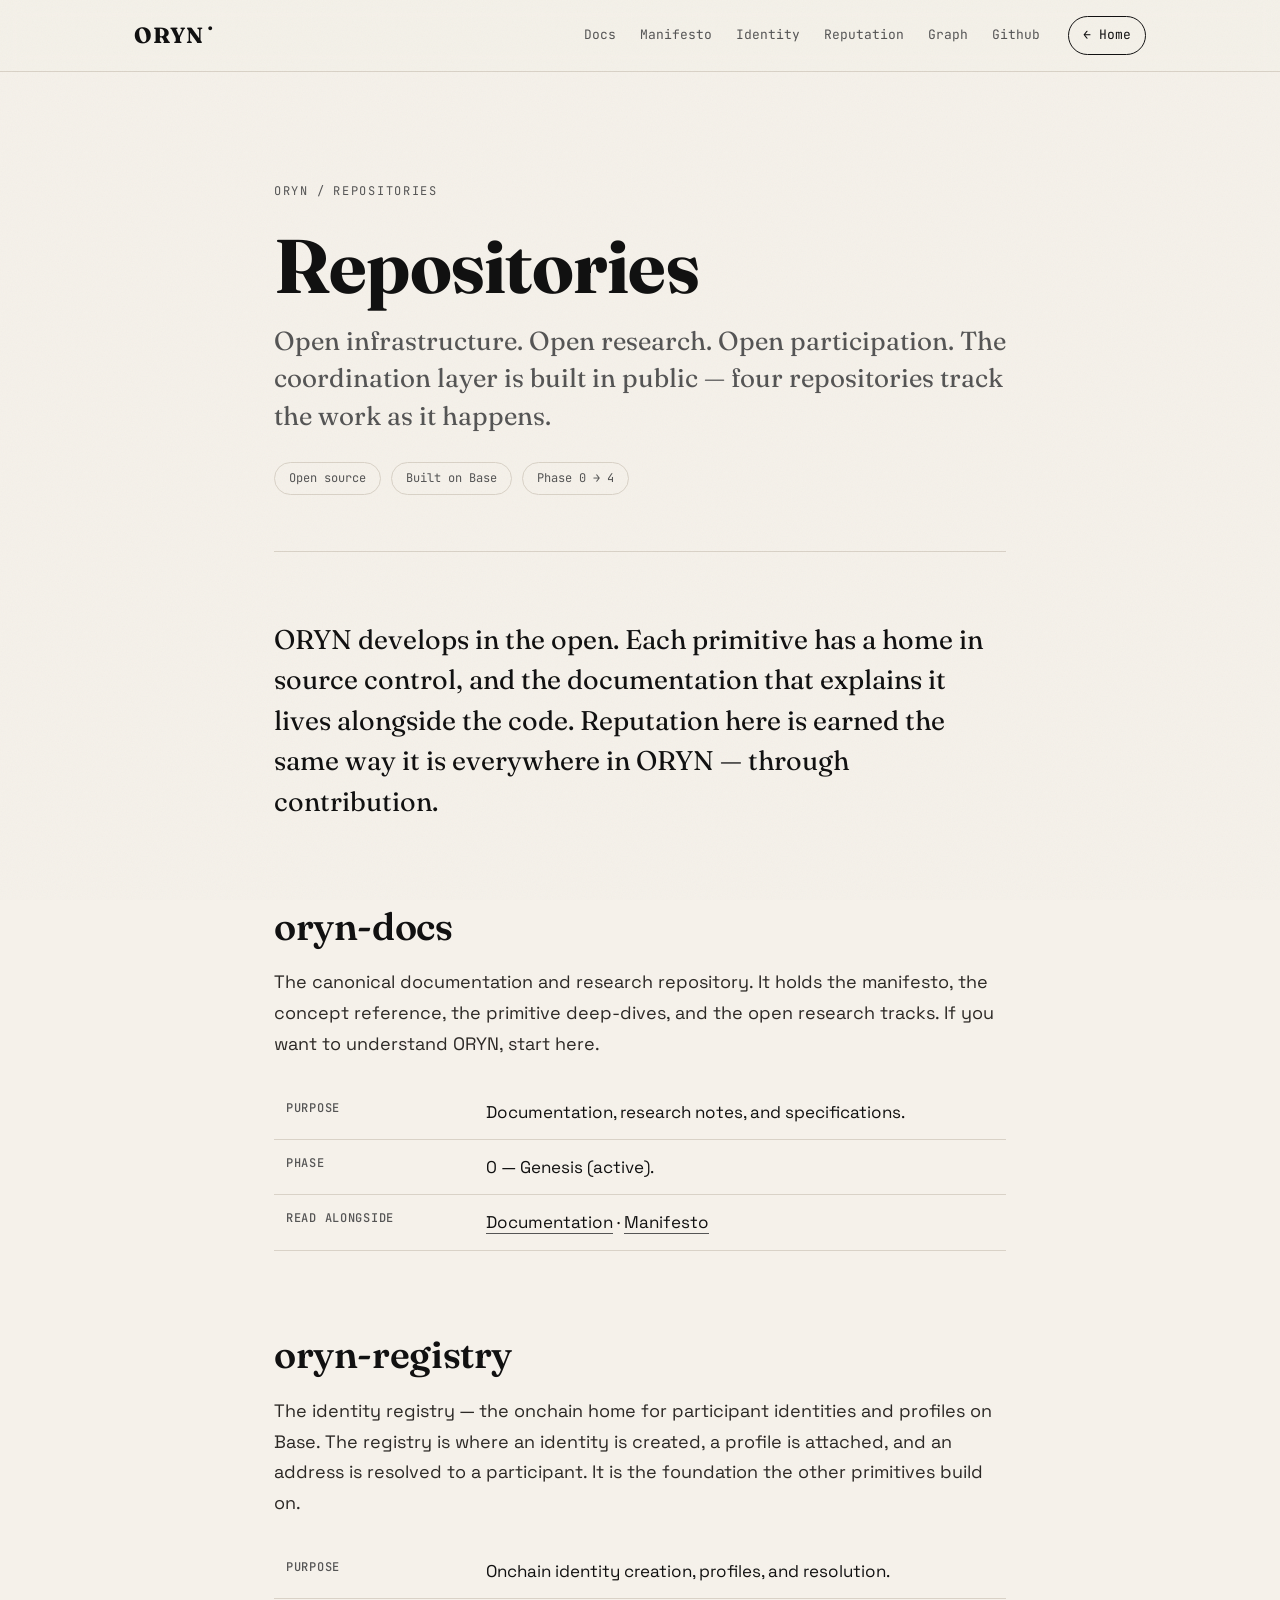
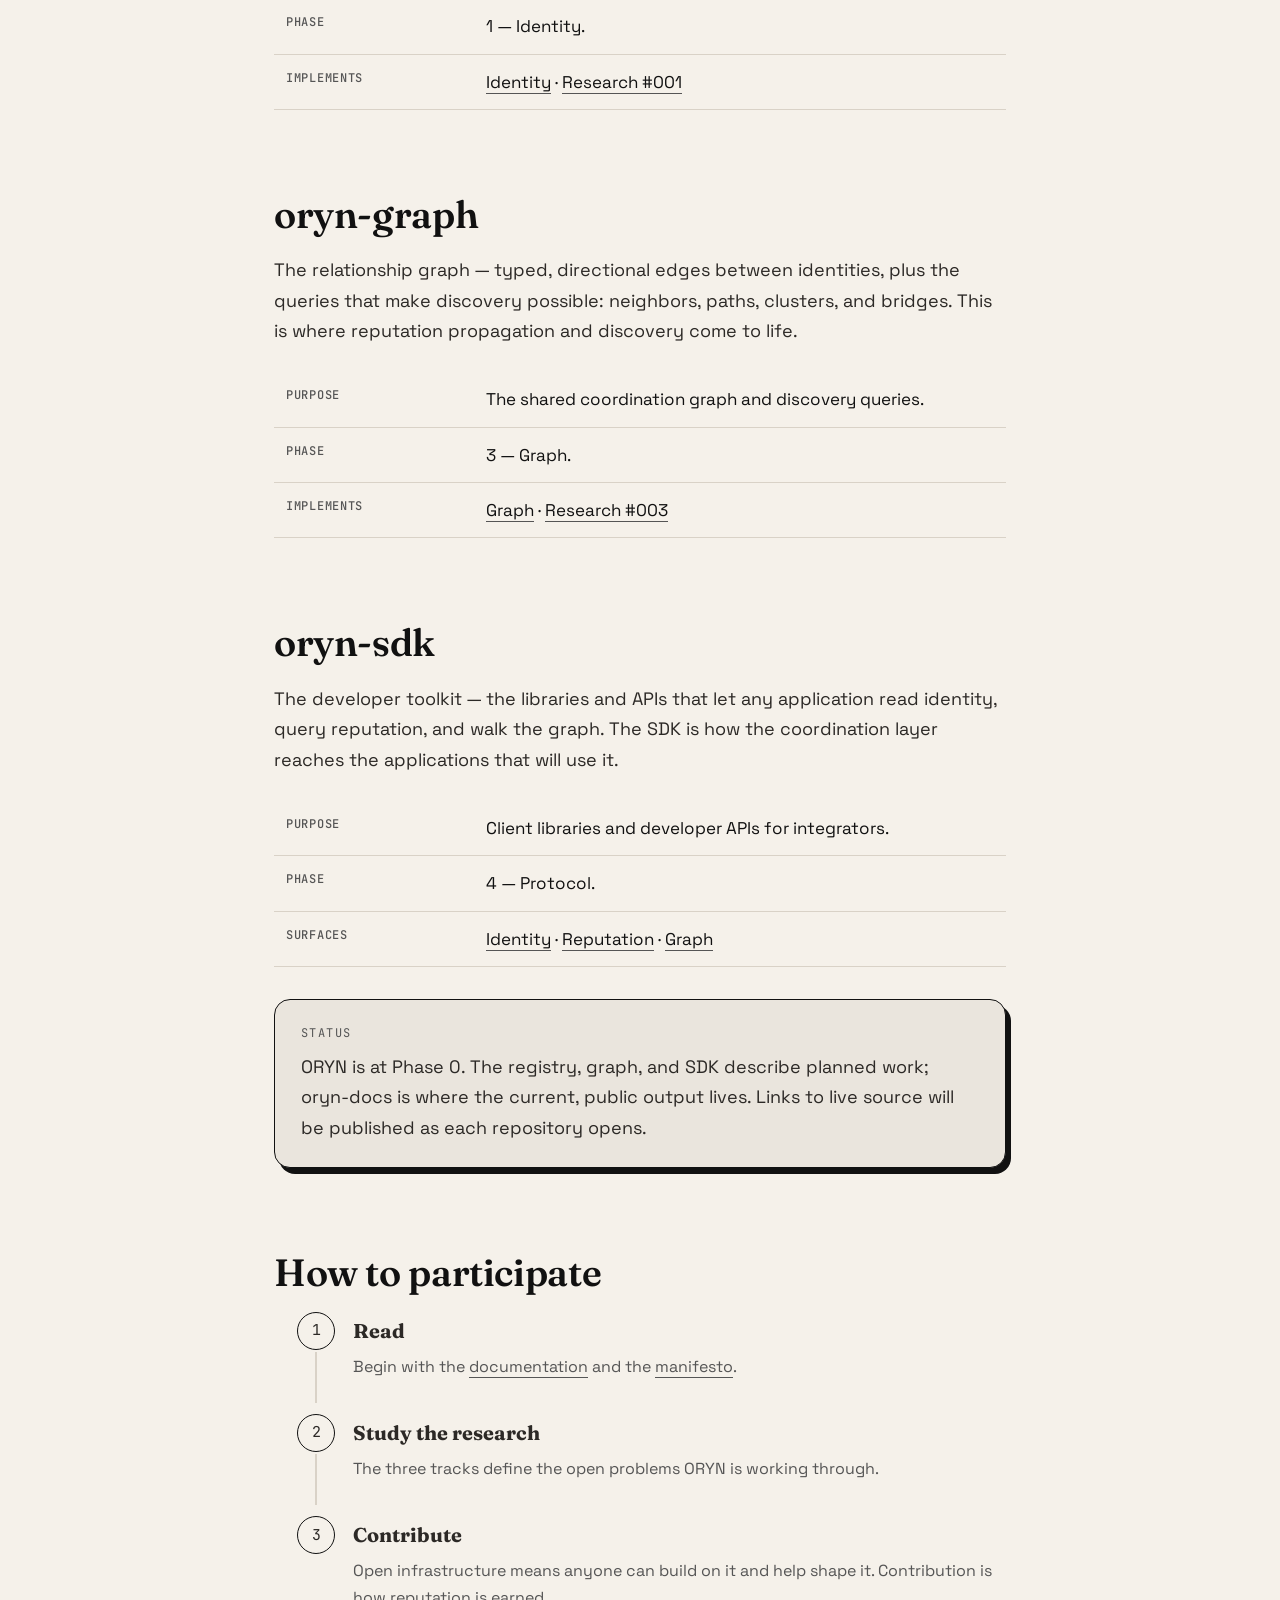
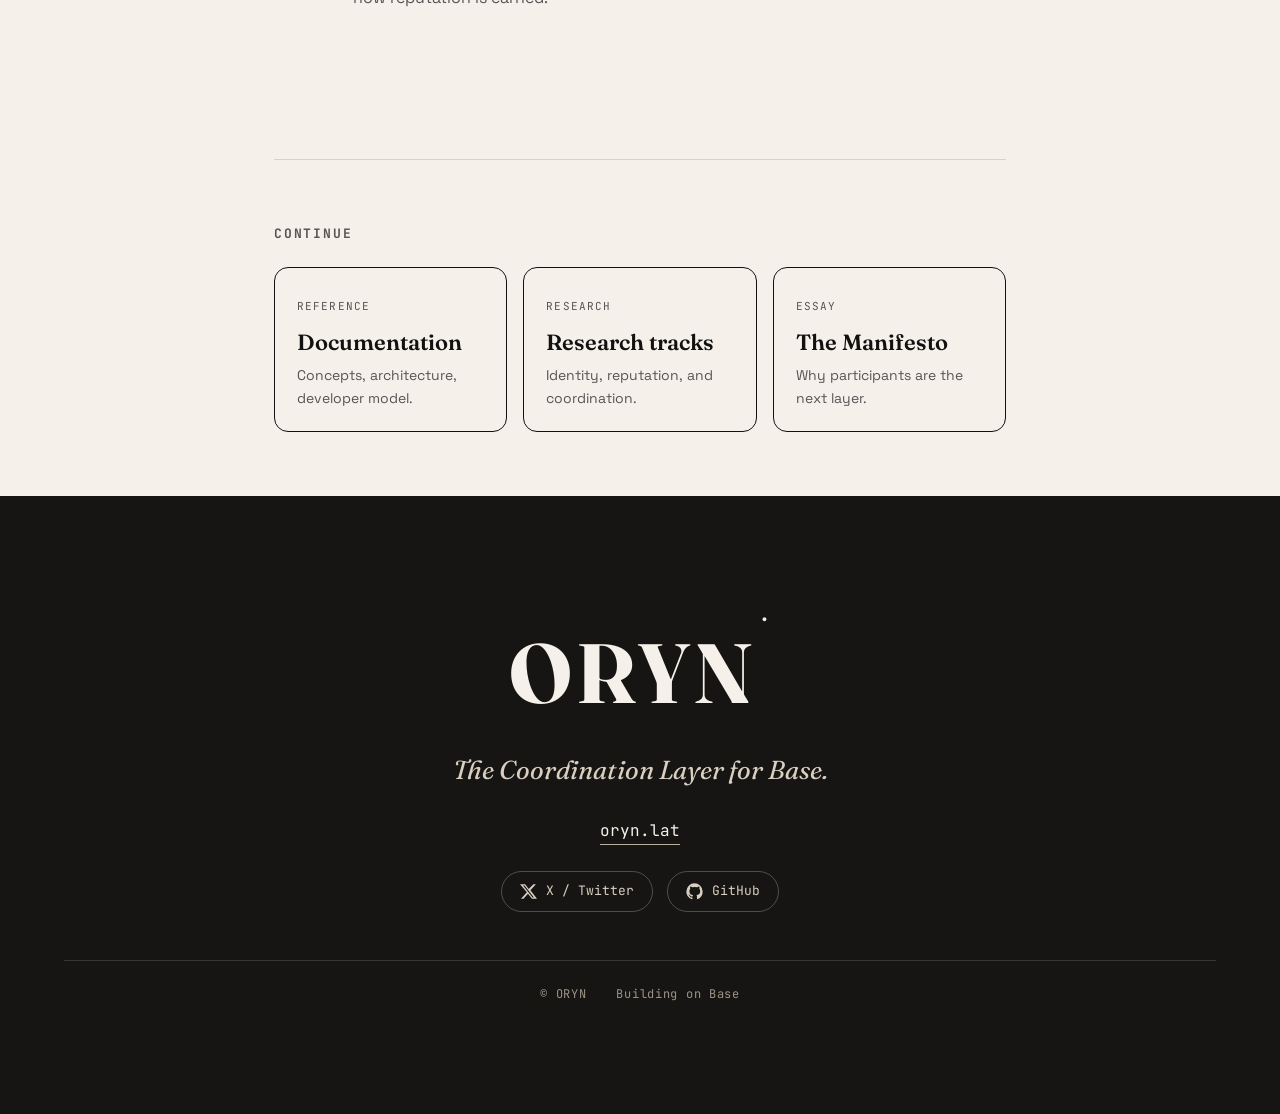
<file: github.html>
<!DOCTYPE html>
<html lang="en">
<head>
<meta charset="UTF-8" />
<meta name="viewport" content="width=device-width, initial-scale=1.0" />
<title>Repositories — ORYN</title>
<meta name="description" content="ORYN open-source repositories: oryn-docs, oryn-registry, oryn-graph, oryn-sdk. Open infrastructure, open research, open participation." />
<link rel="preconnect" href="https://fonts.googleapis.com" />
<link rel="preconnect" href="https://fonts.gstatic.com" crossorigin />
<link href="https://fonts.googleapis.com/css2?family=Fraunces:opsz,wght@9..144,400;9..144,500;9..144,600;9..144,700&family=Space+Grotesk:wght@400;500;600&family=JetBrains+Mono:wght@400;500&display=swap" rel="stylesheet" />
<link rel="icon" type="image/svg+xml" href="assets/favicon.svg" />
<link rel="apple-touch-icon" href="assets/favicon.svg" />
<link rel="canonical" href="https://oryn.lat/github.html" />
<meta name="theme-color" content="#F5F1EA" />
<meta property="og:type" content="website" />
<meta property="og:site_name" content="ORYN" />
<meta property="og:title" content="Repositories — ORYN" />
<meta property="og:description" content="ORYN open-source repositories: oryn-docs, oryn-registry, oryn-graph, oryn-sdk. Open infrastructure, open research, open participation." />
<meta property="og:url" content="https://oryn.lat/github.html" />
<meta property="og:image" content="https://oryn.lat/assets/og.png" />
<meta property="og:image:width" content="1200" />
<meta property="og:image:height" content="630" />
<meta name="twitter:card" content="summary_large_image" />
<meta name="twitter:site" content="@orynlat" />
<meta name="twitter:creator" content="@orynlat" />
<meta name="twitter:title" content="Repositories — ORYN" />
<meta name="twitter:description" content="ORYN open-source repositories: oryn-docs, oryn-registry, oryn-graph, oryn-sdk. Open infrastructure, open research, open participation." />
<meta name="twitter:image" content="https://oryn.lat/assets/og.png" />
<link rel="stylesheet" href="styles.css" />
</head>
<body>
<div class="grain" aria-hidden="true"></div>

<header class="nav">
  <div class="nav__inner">
    <a href="index.html" class="nav__logo">ORYN<span class="nav__dot">●</span></a>
    <nav class="nav__links">
      <a href="docs.html">Docs</a>
      <a href="manifesto.html">Manifesto</a>
      <a href="identity.html">Identity</a>
      <a href="reputation.html">Reputation</a>
      <a href="graph.html">Graph</a>
      <a href="github.html">Github</a>
    </nav>
    <a href="index.html" class="nav__cta">← Home</a>
  </div>
</header>

<main class="page">
  <header class="phead">
    <div class="breadcrumb"><a href="index.html">ORYN</a> <span>/</span> Repositories</div>
    <h1 class="phead__title">Repositories</h1>
    <p class="phead__lead">Open infrastructure. Open research. Open participation. The coordination layer is built in public — four repositories track the work as it happens.</p>
    <div class="phead__meta"><span>Open source</span><span>Built on Base</span><span>Phase 0 → 4</span></div>
  </header>

  <article class="prose">
    <p class="lede">ORYN develops in the open. Each primitive has a home in source control, and the documentation that explains it lives alongside the code. Reputation here is earned the same way it is everywhere in ORYN — through contribution.</p>

    <h2 id="oryn-docs">oryn-docs</h2>
    <p>The canonical documentation and research repository. It holds the manifesto, the concept reference, the primitive deep-dives, and the open research tracks. If you want to understand ORYN, start here.</p>
    <table class="spec">
      <tr><th>Purpose</th><td>Documentation, research notes, and specifications.</td></tr>
      <tr><th>Phase</th><td>0 — Genesis (active).</td></tr>
      <tr><th>Read alongside</th><td><a class="inline" href="docs.html">Documentation</a> · <a class="inline" href="manifesto.html">Manifesto</a></td></tr>
    </table>

    <h2 id="oryn-registry">oryn-registry</h2>
    <p>The identity registry — the onchain home for participant identities and profiles on Base. The registry is where an identity is created, a profile is attached, and an address is resolved to a participant. It is the foundation the other primitives build on.</p>
    <table class="spec">
      <tr><th>Purpose</th><td>Onchain identity creation, profiles, and resolution.</td></tr>
      <tr><th>Phase</th><td>1 — Identity.</td></tr>
      <tr><th>Implements</th><td><a class="inline" href="identity.html">Identity</a> · <a class="inline" href="research-001.html">Research #001</a></td></tr>
    </table>

    <h2 id="oryn-graph">oryn-graph</h2>
    <p>The relationship graph — typed, directional edges between identities, plus the queries that make discovery possible: neighbors, paths, clusters, and bridges. This is where reputation propagation and discovery come to life.</p>
    <table class="spec">
      <tr><th>Purpose</th><td>The shared coordination graph and discovery queries.</td></tr>
      <tr><th>Phase</th><td>3 — Graph.</td></tr>
      <tr><th>Implements</th><td><a class="inline" href="graph.html">Graph</a> · <a class="inline" href="research-003.html">Research #003</a></td></tr>
    </table>

    <h2 id="oryn-sdk">oryn-sdk</h2>
    <p>The developer toolkit — the libraries and APIs that let any application read identity, query reputation, and walk the graph. The SDK is how the coordination layer reaches the applications that will use it.</p>
    <table class="spec">
      <tr><th>Purpose</th><td>Client libraries and developer APIs for integrators.</td></tr>
      <tr><th>Phase</th><td>4 — Protocol.</td></tr>
      <tr><th>Surfaces</th><td><a class="inline" href="identity.html">Identity</a> · <a class="inline" href="reputation.html">Reputation</a> · <a class="inline" href="graph.html">Graph</a></td></tr>
    </table>

    <div class="note">
      <span class="note__k">Status</span>
      <p>ORYN is at Phase 0. The registry, graph, and SDK describe planned work; oryn-docs is where the current, public output lives. Links to live source will be published as each repository opens.</p>
    </div>

    <h2>How to participate</h2>
    <ol class="steps">
      <li><h4>Read</h4><p>Begin with the <a class="inline" href="docs.html">documentation</a> and the <a class="inline" href="manifesto.html">manifesto</a>.</p></li>
      <li><h4>Study the research</h4><p>The three tracks define the open problems ORYN is working through.</p></li>
      <li><h4>Contribute</h4><p>Open infrastructure means anyone can build on it and help shape it. Contribution is how reputation is earned.</p></li>
    </ol>
  </article>

  <nav class="related">
    <h2>Continue</h2>
    <div class="related__grid">
      <a class="rcard" href="docs.html"><span class="k">Reference</span><h3>Documentation</h3><p>Concepts, architecture, developer model.</p></a>
      <a class="rcard" href="research-001.html"><span class="k">Research</span><h3>Research tracks</h3><p>Identity, reputation, and coordination.</p></a>
      <a class="rcard" href="manifesto.html"><span class="k">Essay</span><h3>The Manifesto</h3><p>Why participants are the next layer.</p></a>
    </div>
  </nav>
</main>

<footer class="footer">
  <div class="footer__brand">ORYN<span class="nav__dot">●</span></div>
  <p class="footer__tag">The Coordination Layer for Base.</p>
  <a href="https://oryn.lat" class="footer__url">oryn.lat</a>
  <div class="footer__social">
    <a class="social" href="https://x.com/orynlat" target="_blank" rel="noopener" aria-label="ORYN on X"><svg viewBox="0 0 24 24" fill="currentColor" aria-hidden="true"><path d="M18.9 1.6h3.5l-7.7 8.8L24 22.4h-7.1l-5.6-7.3-6.4 7.3H1.4l8.3-9.4L0 1.6h7.3l5 6.7 6.6-6.7Zm-1.2 18.7h1.9L6.4 3.6H4.3l13.4 16.7Z"/></svg><span>X / Twitter</span></a>
    <a class="social" href="https://github.com/Orynlat/Oryn" target="_blank" rel="noopener" aria-label="ORYN on GitHub"><svg viewBox="0 0 24 24" fill="currentColor" aria-hidden="true"><path d="M12 .5A11.5 11.5 0 0 0 .5 12a11.5 11.5 0 0 0 7.9 10.9c.6.1.8-.3.8-.6v-2c-3.2.7-3.9-1.5-3.9-1.5-.5-1.3-1.3-1.7-1.3-1.7-1.1-.7.1-.7.1-.7 1.2.1 1.8 1.2 1.8 1.2 1 1.8 2.8 1.3 3.5 1 .1-.8.4-1.3.7-1.6-2.6-.3-5.3-1.3-5.3-5.8 0-1.3.5-2.3 1.2-3.1-.1-.3-.5-1.6.1-3.2 0 0 1-.3 3.3 1.2a11.4 11.4 0 0 1 6 0c2.3-1.5 3.3-1.2 3.3-1.2.6 1.6.2 2.9.1 3.2.8.8 1.2 1.8 1.2 3.1 0 4.5-2.7 5.5-5.3 5.8.4.3.8 1 .8 2.1v3.2c0 .3.2.7.8.6A11.5 11.5 0 0 0 23.5 12 11.5 11.5 0 0 0 12 .5Z"/></svg><span>GitHub</span></a>
  </div>
  <div class="footer__meta"><span>© ORYN</span><span>Building on Base</span></div>
</footer>
</body>
</html>
</file>
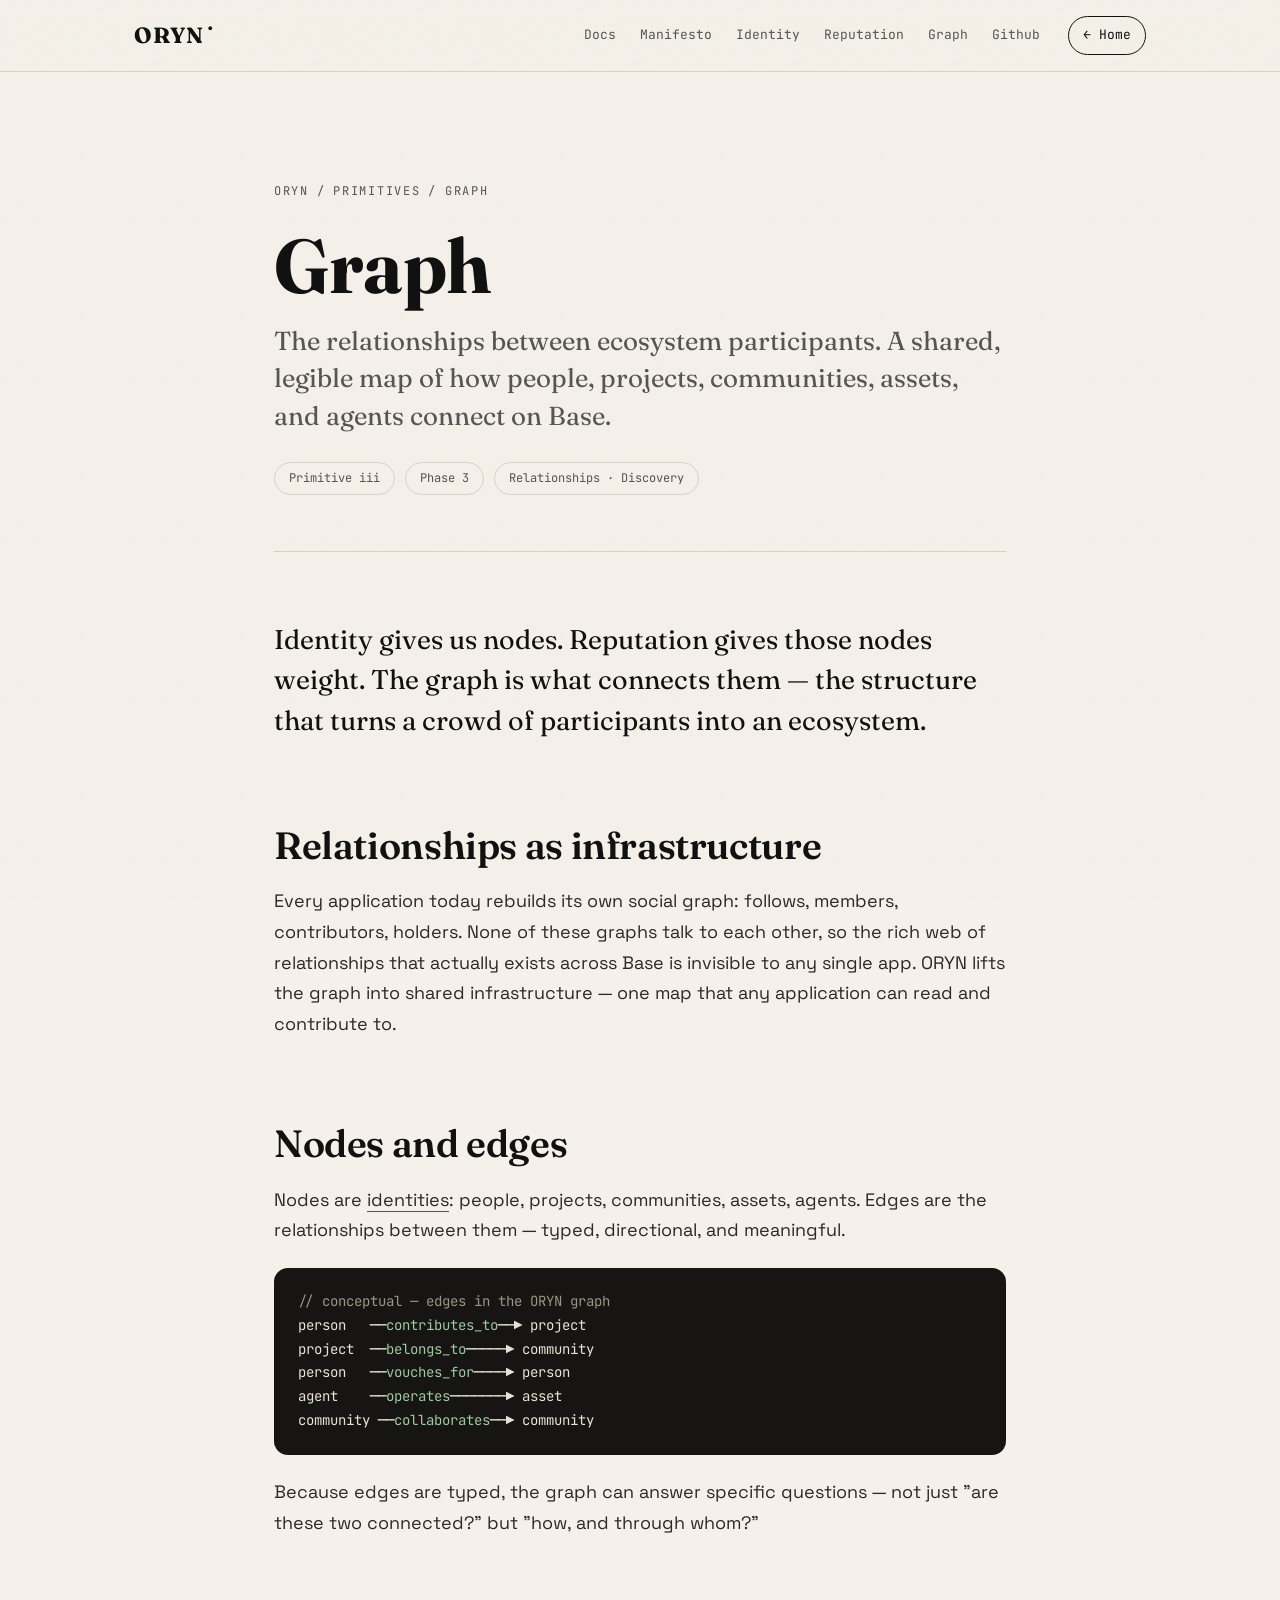
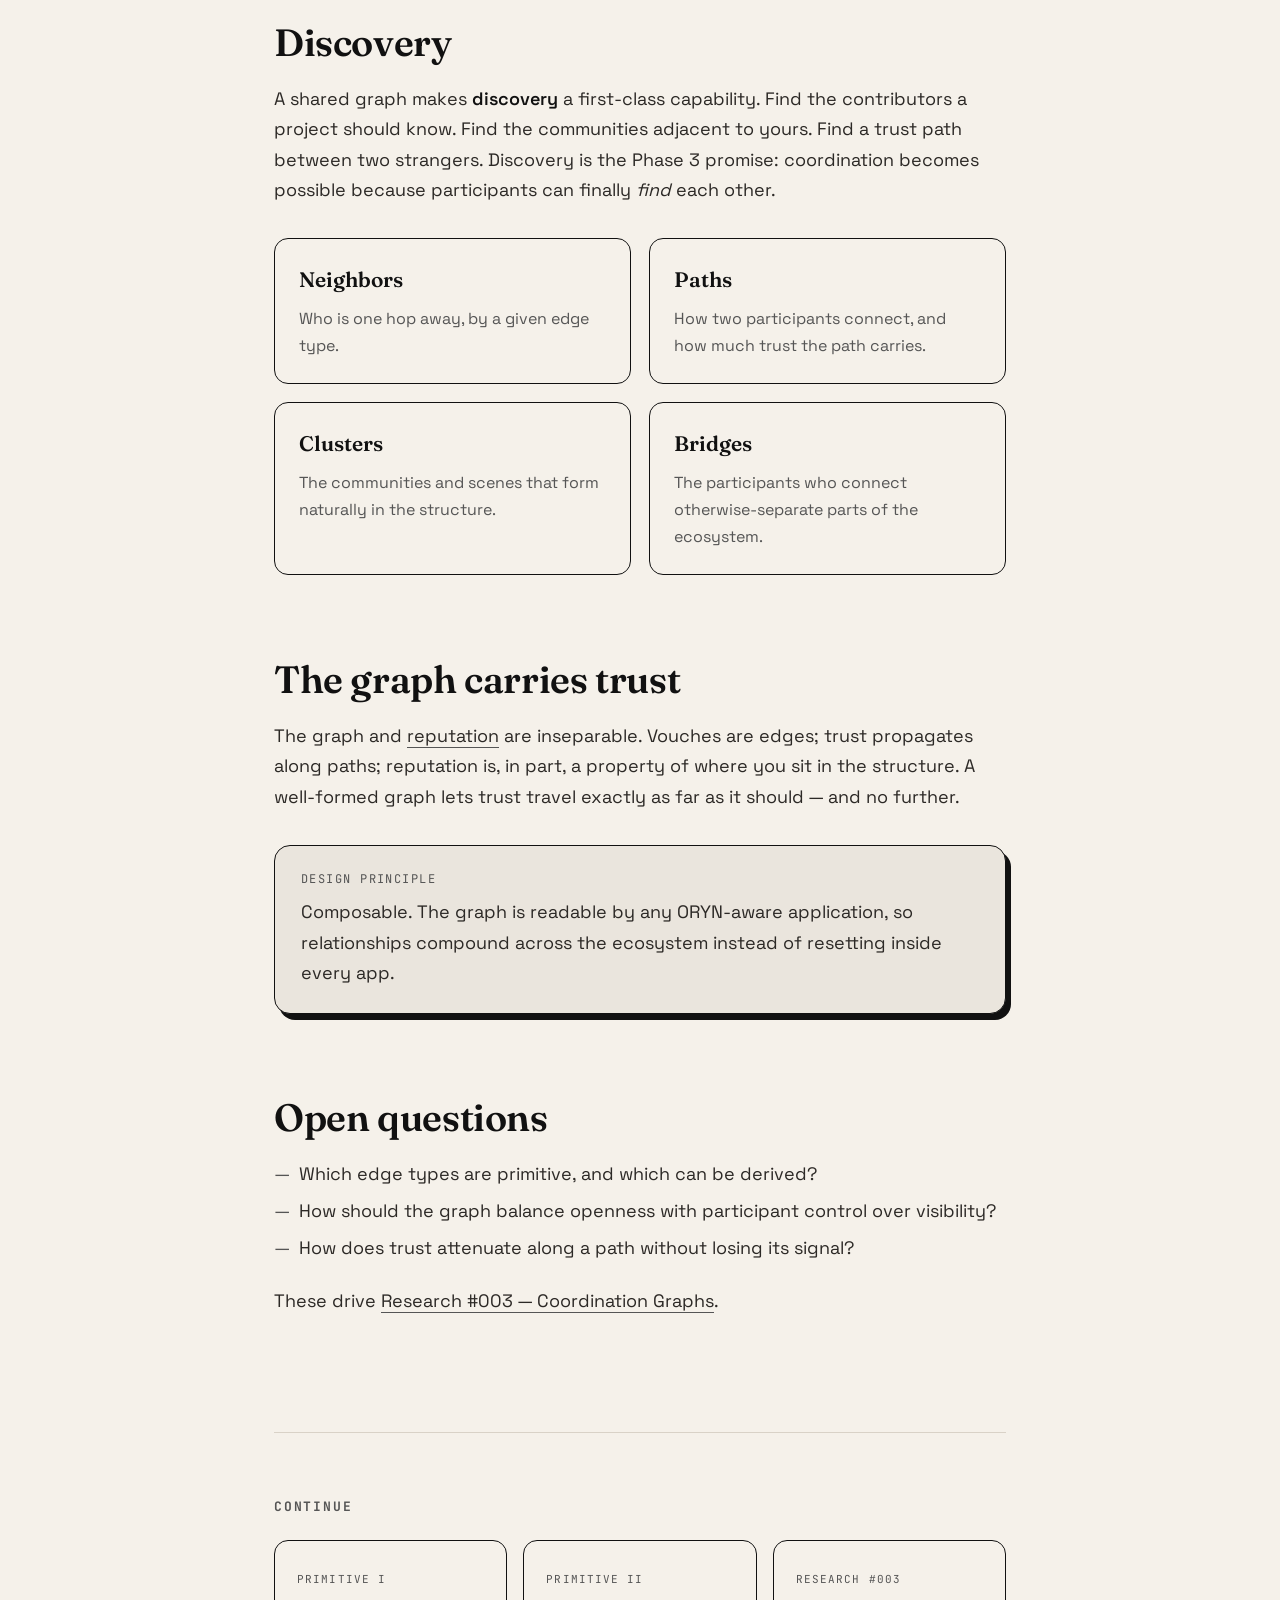
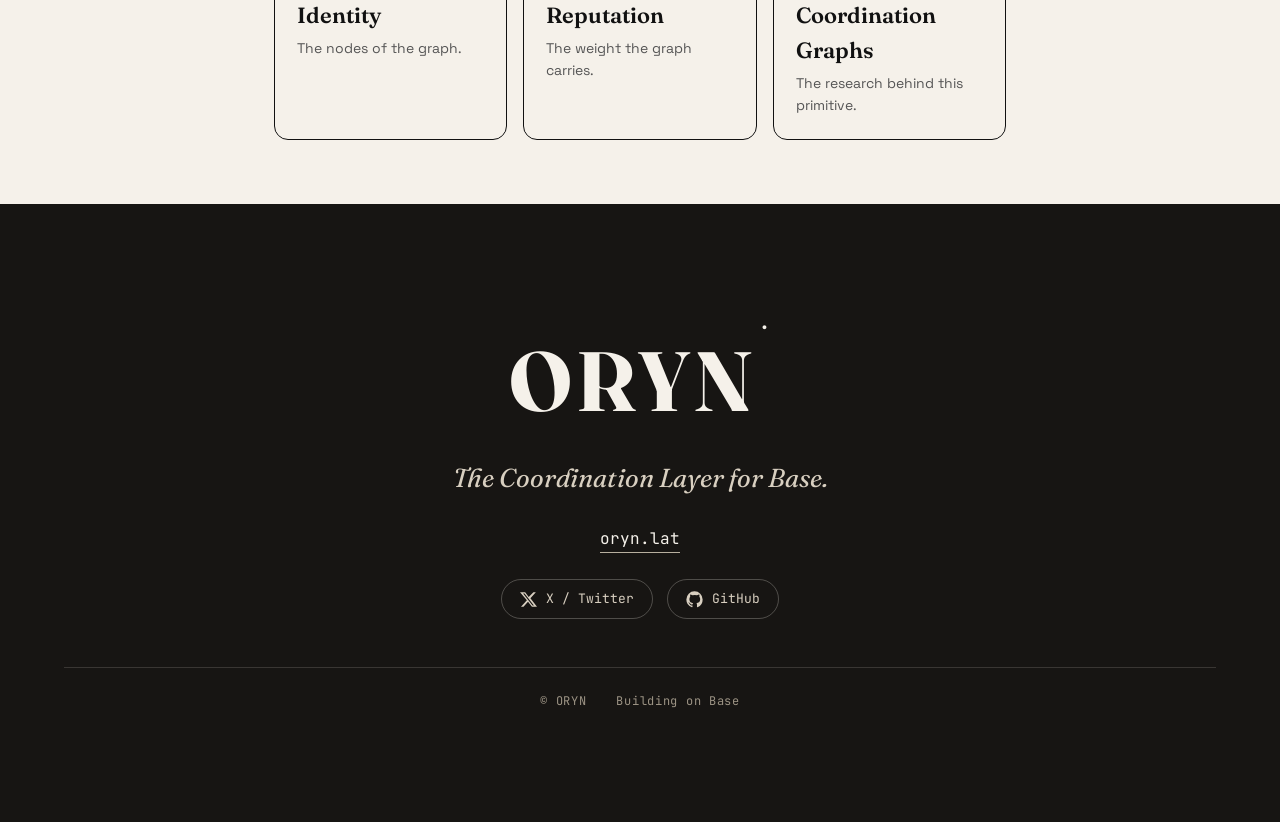
<file: graph.html>
<!DOCTYPE html>
<html lang="en">
<head>
<meta charset="UTF-8" />
<meta name="viewport" content="width=device-width, initial-scale=1.0" />
<title>Graph — ORYN Primitive iii</title>
<meta name="description" content="ORYN Graph: the relationships between ecosystem participants. A shared, legible map of how Base coordinates." />
<link rel="preconnect" href="https://fonts.googleapis.com" />
<link rel="preconnect" href="https://fonts.gstatic.com" crossorigin />
<link href="https://fonts.googleapis.com/css2?family=Fraunces:opsz,wght@9..144,400;9..144,500;9..144,600;9..144,700&family=Space+Grotesk:wght@400;500;600&family=JetBrains+Mono:wght@400;500&display=swap" rel="stylesheet" />
<link rel="icon" type="image/svg+xml" href="assets/favicon.svg" />
<link rel="apple-touch-icon" href="assets/favicon.svg" />
<link rel="canonical" href="https://oryn.lat/graph.html" />
<meta name="theme-color" content="#F5F1EA" />
<meta property="og:type" content="website" />
<meta property="og:site_name" content="ORYN" />
<meta property="og:title" content="Graph — ORYN Primitive iii" />
<meta property="og:description" content="ORYN Graph: the relationships between ecosystem participants. A shared, legible map of how Base coordinates." />
<meta property="og:url" content="https://oryn.lat/graph.html" />
<meta property="og:image" content="https://oryn.lat/assets/og.png" />
<meta property="og:image:width" content="1200" />
<meta property="og:image:height" content="630" />
<meta name="twitter:card" content="summary_large_image" />
<meta name="twitter:site" content="@orynlat" />
<meta name="twitter:creator" content="@orynlat" />
<meta name="twitter:title" content="Graph — ORYN Primitive iii" />
<meta name="twitter:description" content="ORYN Graph: the relationships between ecosystem participants. A shared, legible map of how Base coordinates." />
<meta name="twitter:image" content="https://oryn.lat/assets/og.png" />
<link rel="stylesheet" href="styles.css" />
</head>
<body>
<div class="grain" aria-hidden="true"></div>

<header class="nav">
  <div class="nav__inner">
    <a href="index.html" class="nav__logo">ORYN<span class="nav__dot">●</span></a>
    <nav class="nav__links">
      <a href="docs.html">Docs</a>
      <a href="manifesto.html">Manifesto</a>
      <a href="identity.html">Identity</a>
      <a href="reputation.html">Reputation</a>
      <a href="graph.html">Graph</a>
      <a href="github.html">Github</a>
    </nav>
    <a href="index.html" class="nav__cta">← Home</a>
  </div>
</header>

<main class="page">
  <header class="phead">
    <div class="breadcrumb"><a href="index.html">ORYN</a> <span>/</span> <a href="docs.html">Primitives</a> <span>/</span> Graph</div>
    <h1 class="phead__title">Graph</h1>
    <p class="phead__lead">The relationships between ecosystem participants. A shared, legible map of how people, projects, communities, assets, and agents connect on Base.</p>
    <div class="phead__meta"><span>Primitive iii</span><span>Phase 3</span><span>Relationships · Discovery</span></div>
  </header>

  <article class="prose">
    <p class="lede">Identity gives us nodes. Reputation gives those nodes weight. The graph is what connects them — the structure that turns a crowd of participants into an ecosystem.</p>

    <h2>Relationships as infrastructure</h2>
    <p>Every application today rebuilds its own social graph: follows, members, contributors, holders. None of these graphs talk to each other, so the rich web of relationships that actually exists across Base is invisible to any single app. ORYN lifts the graph into shared infrastructure — one map that any application can read and contribute to.</p>

    <h2>Nodes and edges</h2>
    <p>Nodes are <a class="inline" href="identity.html">identities</a>: people, projects, communities, assets, agents. Edges are the relationships between them — typed, directional, and meaningful.</p>
    <div class="codeblock"><span class="c">// conceptual — edges in the ORYN graph</span>
person   ──<span class="k">contributes_to</span>──▶ project
project  ──<span class="k">belongs_to</span>─────▶ community
person   ──<span class="k">vouches_for</span>────▶ person
agent    ──<span class="k">operates</span>───────▶ asset
community ──<span class="k">collaborates</span>──▶ community</div>
    <p>Because edges are typed, the graph can answer specific questions — not just "are these two connected?" but "how, and through whom?"</p>

    <h2>Discovery</h2>
    <p>A shared graph makes <strong>discovery</strong> a first-class capability. Find the contributors a project should know. Find the communities adjacent to yours. Find a trust path between two strangers. Discovery is the Phase 3 promise: coordination becomes possible because participants can finally <em>find</em> each other.</p>
    <div class="fgrid">
      <div class="f"><h4>Neighbors</h4><p>Who is one hop away, by a given edge type.</p></div>
      <div class="f"><h4>Paths</h4><p>How two participants connect, and how much trust the path carries.</p></div>
      <div class="f"><h4>Clusters</h4><p>The communities and scenes that form naturally in the structure.</p></div>
      <div class="f"><h4>Bridges</h4><p>The participants who connect otherwise-separate parts of the ecosystem.</p></div>
    </div>

    <h2>The graph carries trust</h2>
    <p>The graph and <a class="inline" href="reputation.html">reputation</a> are inseparable. Vouches are edges; trust propagates along paths; reputation is, in part, a property of where you sit in the structure. A well-formed graph lets trust travel exactly as far as it should — and no further.</p>

    <div class="note">
      <span class="note__k">Design principle</span>
      <p>Composable. The graph is readable by any ORYN-aware application, so relationships compound across the ecosystem instead of resetting inside every app.</p>
    </div>

    <h2>Open questions</h2>
    <ul>
      <li>Which edge types are primitive, and which can be derived?</li>
      <li>How should the graph balance openness with participant control over visibility?</li>
      <li>How does trust attenuate along a path without losing its signal?</li>
    </ul>
    <p>These drive <a class="inline" href="research-003.html">Research #003 — Coordination Graphs</a>.</p>
  </article>

  <nav class="related">
    <h2>Continue</h2>
    <div class="related__grid">
      <a class="rcard" href="identity.html"><span class="k">Primitive i</span><h3>Identity</h3><p>The nodes of the graph.</p></a>
      <a class="rcard" href="reputation.html"><span class="k">Primitive ii</span><h3>Reputation</h3><p>The weight the graph carries.</p></a>
      <a class="rcard" href="research-003.html"><span class="k">Research #003</span><h3>Coordination Graphs</h3><p>The research behind this primitive.</p></a>
    </div>
  </nav>
</main>

<footer class="footer">
  <div class="footer__brand">ORYN<span class="nav__dot">●</span></div>
  <p class="footer__tag">The Coordination Layer for Base.</p>
  <a href="https://oryn.lat" class="footer__url">oryn.lat</a>
  <div class="footer__social">
    <a class="social" href="https://x.com/orynlat" target="_blank" rel="noopener" aria-label="ORYN on X"><svg viewBox="0 0 24 24" fill="currentColor" aria-hidden="true"><path d="M18.9 1.6h3.5l-7.7 8.8L24 22.4h-7.1l-5.6-7.3-6.4 7.3H1.4l8.3-9.4L0 1.6h7.3l5 6.7 6.6-6.7Zm-1.2 18.7h1.9L6.4 3.6H4.3l13.4 16.7Z"/></svg><span>X / Twitter</span></a>
    <a class="social" href="https://github.com/Orynlat/Oryn" target="_blank" rel="noopener" aria-label="ORYN on GitHub"><svg viewBox="0 0 24 24" fill="currentColor" aria-hidden="true"><path d="M12 .5A11.5 11.5 0 0 0 .5 12a11.5 11.5 0 0 0 7.9 10.9c.6.1.8-.3.8-.6v-2c-3.2.7-3.9-1.5-3.9-1.5-.5-1.3-1.3-1.7-1.3-1.7-1.1-.7.1-.7.1-.7 1.2.1 1.8 1.2 1.8 1.2 1 1.8 2.8 1.3 3.5 1 .1-.8.4-1.3.7-1.6-2.6-.3-5.3-1.3-5.3-5.8 0-1.3.5-2.3 1.2-3.1-.1-.3-.5-1.6.1-3.2 0 0 1-.3 3.3 1.2a11.4 11.4 0 0 1 6 0c2.3-1.5 3.3-1.2 3.3-1.2.6 1.6.2 2.9.1 3.2.8.8 1.2 1.8 1.2 3.1 0 4.5-2.7 5.5-5.3 5.8.4.3.8 1 .8 2.1v3.2c0 .3.2.7.8.6A11.5 11.5 0 0 0 23.5 12 11.5 11.5 0 0 0 12 .5Z"/></svg><span>GitHub</span></a>
  </div>
  <div class="footer__meta"><span>© ORYN</span><span>Building on Base</span></div>
</footer>
</body>
</html>
</file>
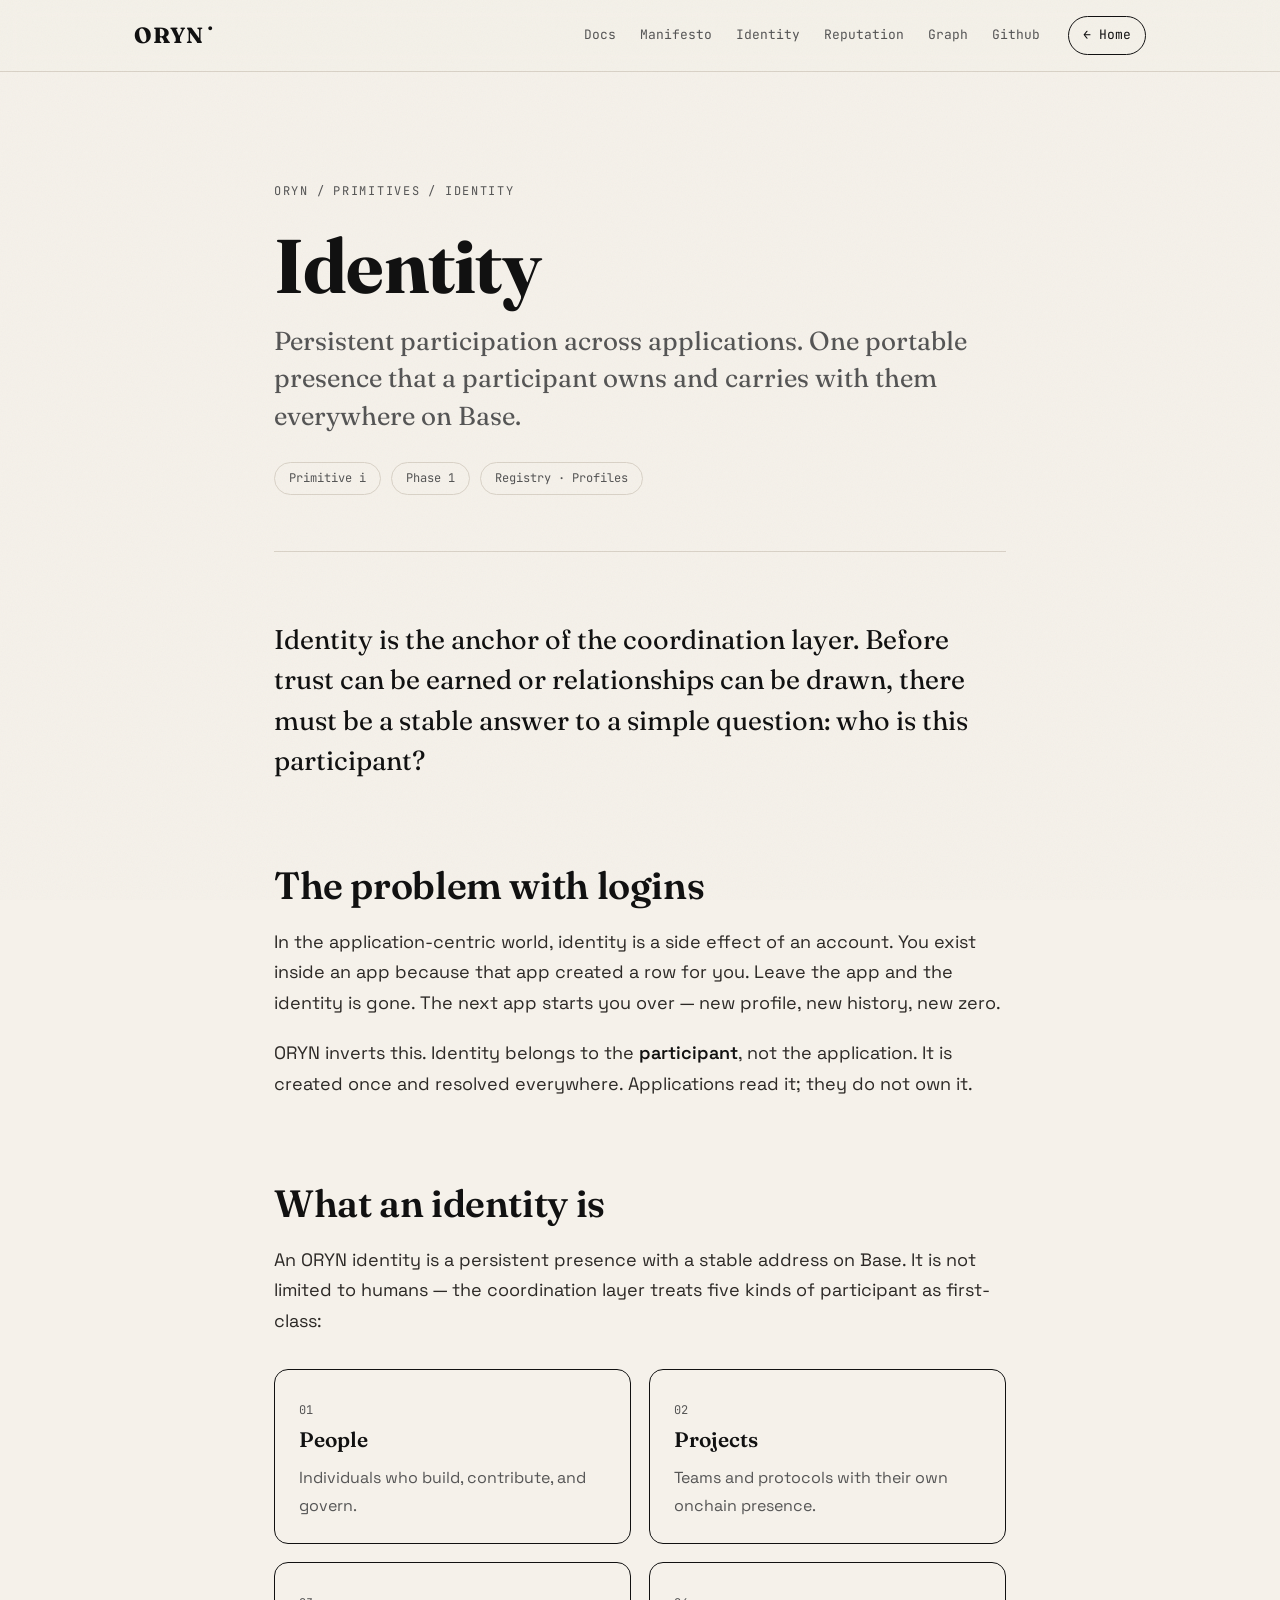
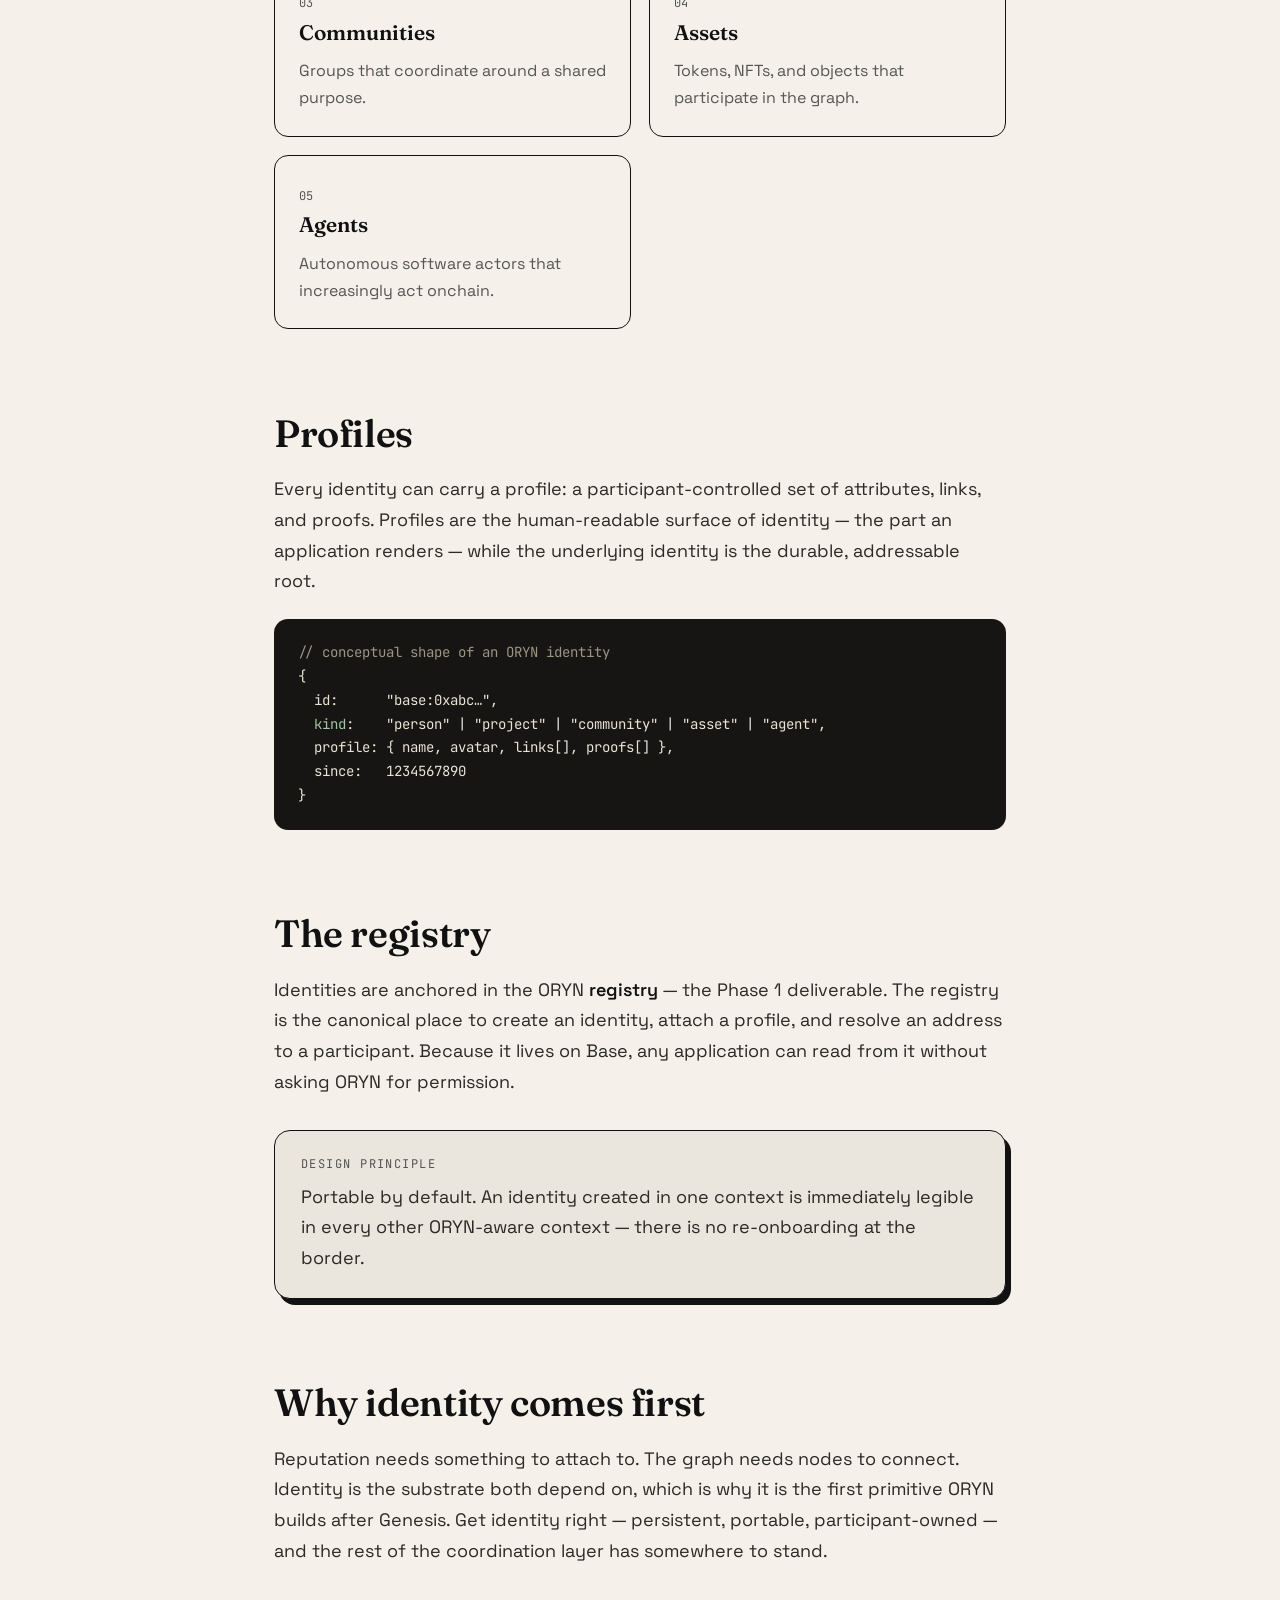
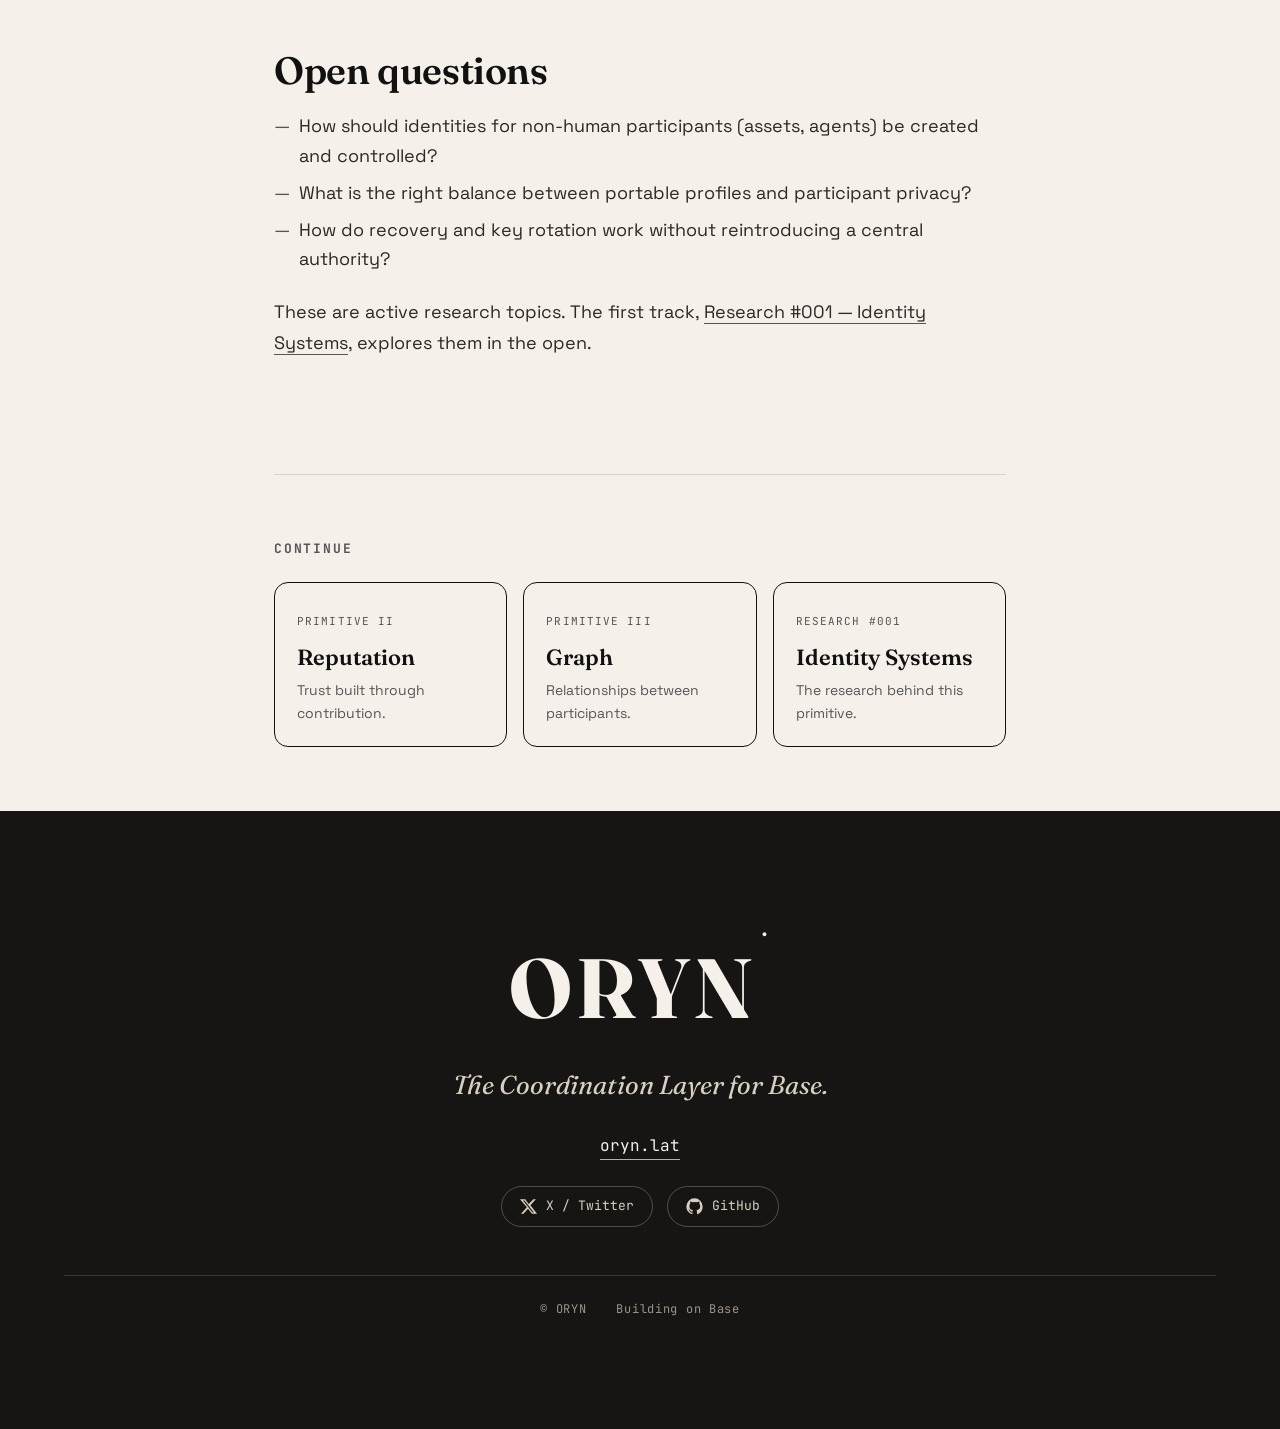
<file: identity.html>
<!DOCTYPE html>
<html lang="en">
<head>
<meta charset="UTF-8" />
<meta name="viewport" content="width=device-width, initial-scale=1.0" />
<title>Identity — ORYN Primitive i</title>
<meta name="description" content="ORYN Identity: persistent participation across applications. A portable, participant-owned presence on Base." />
<link rel="preconnect" href="https://fonts.googleapis.com" />
<link rel="preconnect" href="https://fonts.gstatic.com" crossorigin />
<link href="https://fonts.googleapis.com/css2?family=Fraunces:opsz,wght@9..144,400;9..144,500;9..144,600;9..144,700&family=Space+Grotesk:wght@400;500;600&family=JetBrains+Mono:wght@400;500&display=swap" rel="stylesheet" />
<link rel="icon" type="image/svg+xml" href="assets/favicon.svg" />
<link rel="apple-touch-icon" href="assets/favicon.svg" />
<link rel="canonical" href="https://oryn.lat/identity.html" />
<meta name="theme-color" content="#F5F1EA" />
<meta property="og:type" content="website" />
<meta property="og:site_name" content="ORYN" />
<meta property="og:title" content="Identity — ORYN Primitive i" />
<meta property="og:description" content="ORYN Identity: persistent participation across applications. A portable, participant-owned presence on Base." />
<meta property="og:url" content="https://oryn.lat/identity.html" />
<meta property="og:image" content="https://oryn.lat/assets/og.png" />
<meta property="og:image:width" content="1200" />
<meta property="og:image:height" content="630" />
<meta name="twitter:card" content="summary_large_image" />
<meta name="twitter:site" content="@orynlat" />
<meta name="twitter:creator" content="@orynlat" />
<meta name="twitter:title" content="Identity — ORYN Primitive i" />
<meta name="twitter:description" content="ORYN Identity: persistent participation across applications. A portable, participant-owned presence on Base." />
<meta name="twitter:image" content="https://oryn.lat/assets/og.png" />
<link rel="stylesheet" href="styles.css" />
</head>
<body>
<div class="grain" aria-hidden="true"></div>

<header class="nav">
  <div class="nav__inner">
    <a href="index.html" class="nav__logo">ORYN<span class="nav__dot">●</span></a>
    <nav class="nav__links">
      <a href="docs.html">Docs</a>
      <a href="manifesto.html">Manifesto</a>
      <a href="identity.html">Identity</a>
      <a href="reputation.html">Reputation</a>
      <a href="graph.html">Graph</a>
      <a href="github.html">Github</a>
    </nav>
    <a href="index.html" class="nav__cta">← Home</a>
  </div>
</header>

<main class="page">
  <header class="phead">
    <div class="breadcrumb"><a href="index.html">ORYN</a> <span>/</span> <a href="docs.html">Primitives</a> <span>/</span> Identity</div>
    <h1 class="phead__title">Identity</h1>
    <p class="phead__lead">Persistent participation across applications. One portable presence that a participant owns and carries with them everywhere on Base.</p>
    <div class="phead__meta"><span>Primitive i</span><span>Phase 1</span><span>Registry · Profiles</span></div>
  </header>

  <article class="prose">
    <p class="lede">Identity is the anchor of the coordination layer. Before trust can be earned or relationships can be drawn, there must be a stable answer to a simple question: who is this participant?</p>

    <h2>The problem with logins</h2>
    <p>In the application-centric world, identity is a side effect of an account. You exist inside an app because that app created a row for you. Leave the app and the identity is gone. The next app starts you over — new profile, new history, new zero.</p>
    <p>ORYN inverts this. Identity belongs to the <strong>participant</strong>, not the application. It is created once and resolved everywhere. Applications read it; they do not own it.</p>

    <h2>What an identity is</h2>
    <p>An ORYN identity is a persistent presence with a stable address on Base. It is not limited to humans — the coordination layer treats five kinds of participant as first-class:</p>
    <div class="fgrid">
      <div class="f"><span class="n">01</span><h4>People</h4><p>Individuals who build, contribute, and govern.</p></div>
      <div class="f"><span class="n">02</span><h4>Projects</h4><p>Teams and protocols with their own onchain presence.</p></div>
      <div class="f"><span class="n">03</span><h4>Communities</h4><p>Groups that coordinate around a shared purpose.</p></div>
      <div class="f"><span class="n">04</span><h4>Assets</h4><p>Tokens, NFTs, and objects that participate in the graph.</p></div>
      <div class="f"><span class="n">05</span><h4>Agents</h4><p>Autonomous software actors that increasingly act onchain.</p></div>
    </div>

    <h2>Profiles</h2>
    <p>Every identity can carry a profile: a participant-controlled set of attributes, links, and proofs. Profiles are the human-readable surface of identity — the part an application renders — while the underlying identity is the durable, addressable root.</p>
    <div class="codeblock"><span class="c">// conceptual shape of an ORYN identity</span>
{
  id:      "base:0xabc…",
  <span class="k">kind</span>:    "person" | "project" | "community" | "asset" | "agent",
  profile: { name, avatar, links[], proofs[] },
  since:   1234567890
}</div>

    <h2>The registry</h2>
    <p>Identities are anchored in the ORYN <strong>registry</strong> — the Phase 1 deliverable. The registry is the canonical place to create an identity, attach a profile, and resolve an address to a participant. Because it lives on Base, any application can read from it without asking ORYN for permission.</p>

    <div class="note">
      <span class="note__k">Design principle</span>
      <p>Portable by default. An identity created in one context is immediately legible in every other ORYN-aware context — there is no re-onboarding at the border.</p>
    </div>

    <h2>Why identity comes first</h2>
    <p>Reputation needs something to attach to. The graph needs nodes to connect. Identity is the substrate both depend on, which is why it is the first primitive ORYN builds after Genesis. Get identity right — persistent, portable, participant-owned — and the rest of the coordination layer has somewhere to stand.</p>

    <h2>Open questions</h2>
    <ul>
      <li>How should identities for non-human participants (assets, agents) be created and controlled?</li>
      <li>What is the right balance between portable profiles and participant privacy?</li>
      <li>How do recovery and key rotation work without reintroducing a central authority?</li>
    </ul>
    <p>These are active research topics. The first track, <a class="inline" href="research-001.html">Research #001 — Identity Systems</a>, explores them in the open.</p>
  </article>

  <nav class="related">
    <h2>Continue</h2>
    <div class="related__grid">
      <a class="rcard" href="reputation.html"><span class="k">Primitive ii</span><h3>Reputation</h3><p>Trust built through contribution.</p></a>
      <a class="rcard" href="graph.html"><span class="k">Primitive iii</span><h3>Graph</h3><p>Relationships between participants.</p></a>
      <a class="rcard" href="research-001.html"><span class="k">Research #001</span><h3>Identity Systems</h3><p>The research behind this primitive.</p></a>
    </div>
  </nav>
</main>

<footer class="footer">
  <div class="footer__brand">ORYN<span class="nav__dot">●</span></div>
  <p class="footer__tag">The Coordination Layer for Base.</p>
  <a href="https://oryn.lat" class="footer__url">oryn.lat</a>
  <div class="footer__social">
    <a class="social" href="https://x.com/orynlat" target="_blank" rel="noopener" aria-label="ORYN on X"><svg viewBox="0 0 24 24" fill="currentColor" aria-hidden="true"><path d="M18.9 1.6h3.5l-7.7 8.8L24 22.4h-7.1l-5.6-7.3-6.4 7.3H1.4l8.3-9.4L0 1.6h7.3l5 6.7 6.6-6.7Zm-1.2 18.7h1.9L6.4 3.6H4.3l13.4 16.7Z"/></svg><span>X / Twitter</span></a>
    <a class="social" href="https://github.com/Orynlat/Oryn" target="_blank" rel="noopener" aria-label="ORYN on GitHub"><svg viewBox="0 0 24 24" fill="currentColor" aria-hidden="true"><path d="M12 .5A11.5 11.5 0 0 0 .5 12a11.5 11.5 0 0 0 7.9 10.9c.6.1.8-.3.8-.6v-2c-3.2.7-3.9-1.5-3.9-1.5-.5-1.3-1.3-1.7-1.3-1.7-1.1-.7.1-.7.1-.7 1.2.1 1.8 1.2 1.8 1.2 1 1.8 2.8 1.3 3.5 1 .1-.8.4-1.3.7-1.6-2.6-.3-5.3-1.3-5.3-5.8 0-1.3.5-2.3 1.2-3.1-.1-.3-.5-1.6.1-3.2 0 0 1-.3 3.3 1.2a11.4 11.4 0 0 1 6 0c2.3-1.5 3.3-1.2 3.3-1.2.6 1.6.2 2.9.1 3.2.8.8 1.2 1.8 1.2 3.1 0 4.5-2.7 5.5-5.3 5.8.4.3.8 1 .8 2.1v3.2c0 .3.2.7.8.6A11.5 11.5 0 0 0 23.5 12 11.5 11.5 0 0 0 12 .5Z"/></svg><span>GitHub</span></a>
  </div>
  <div class="footer__meta"><span>© ORYN</span><span>Building on Base</span></div>
</footer>
</body>
</html>
</file>
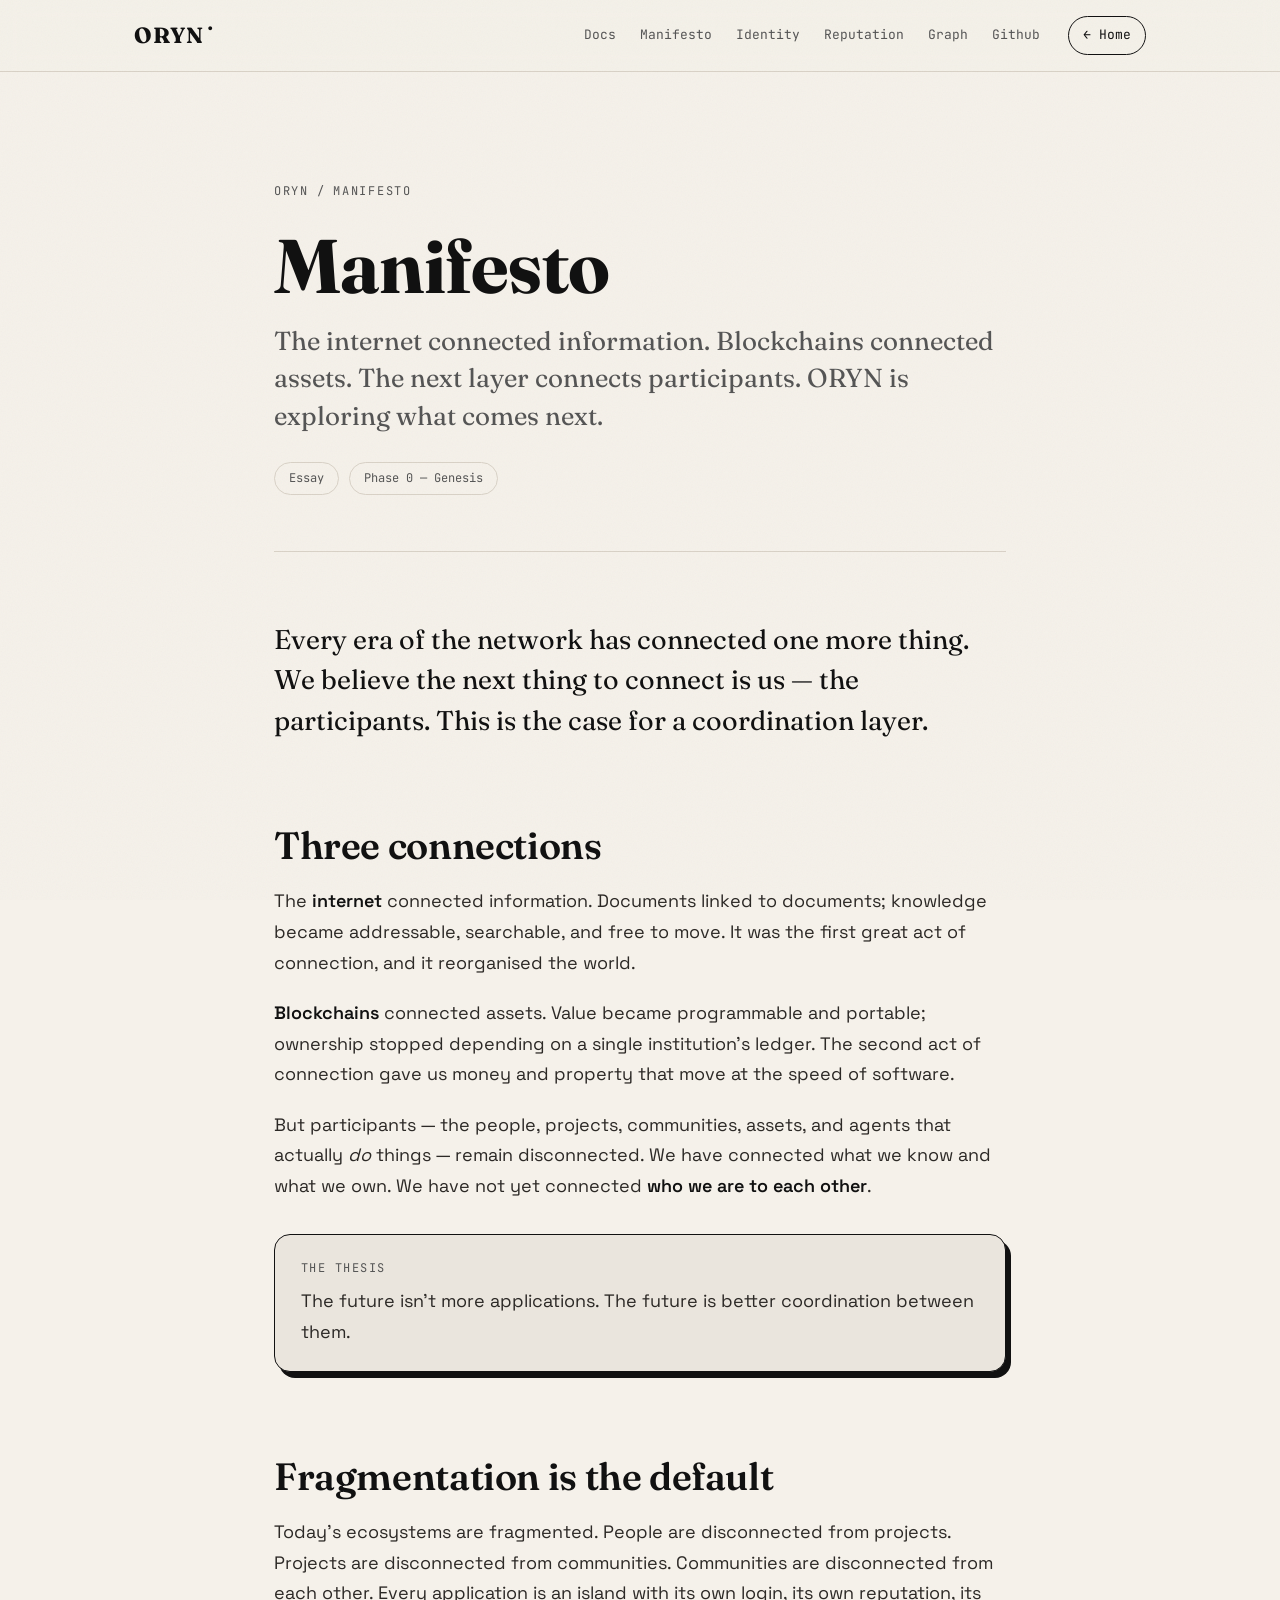
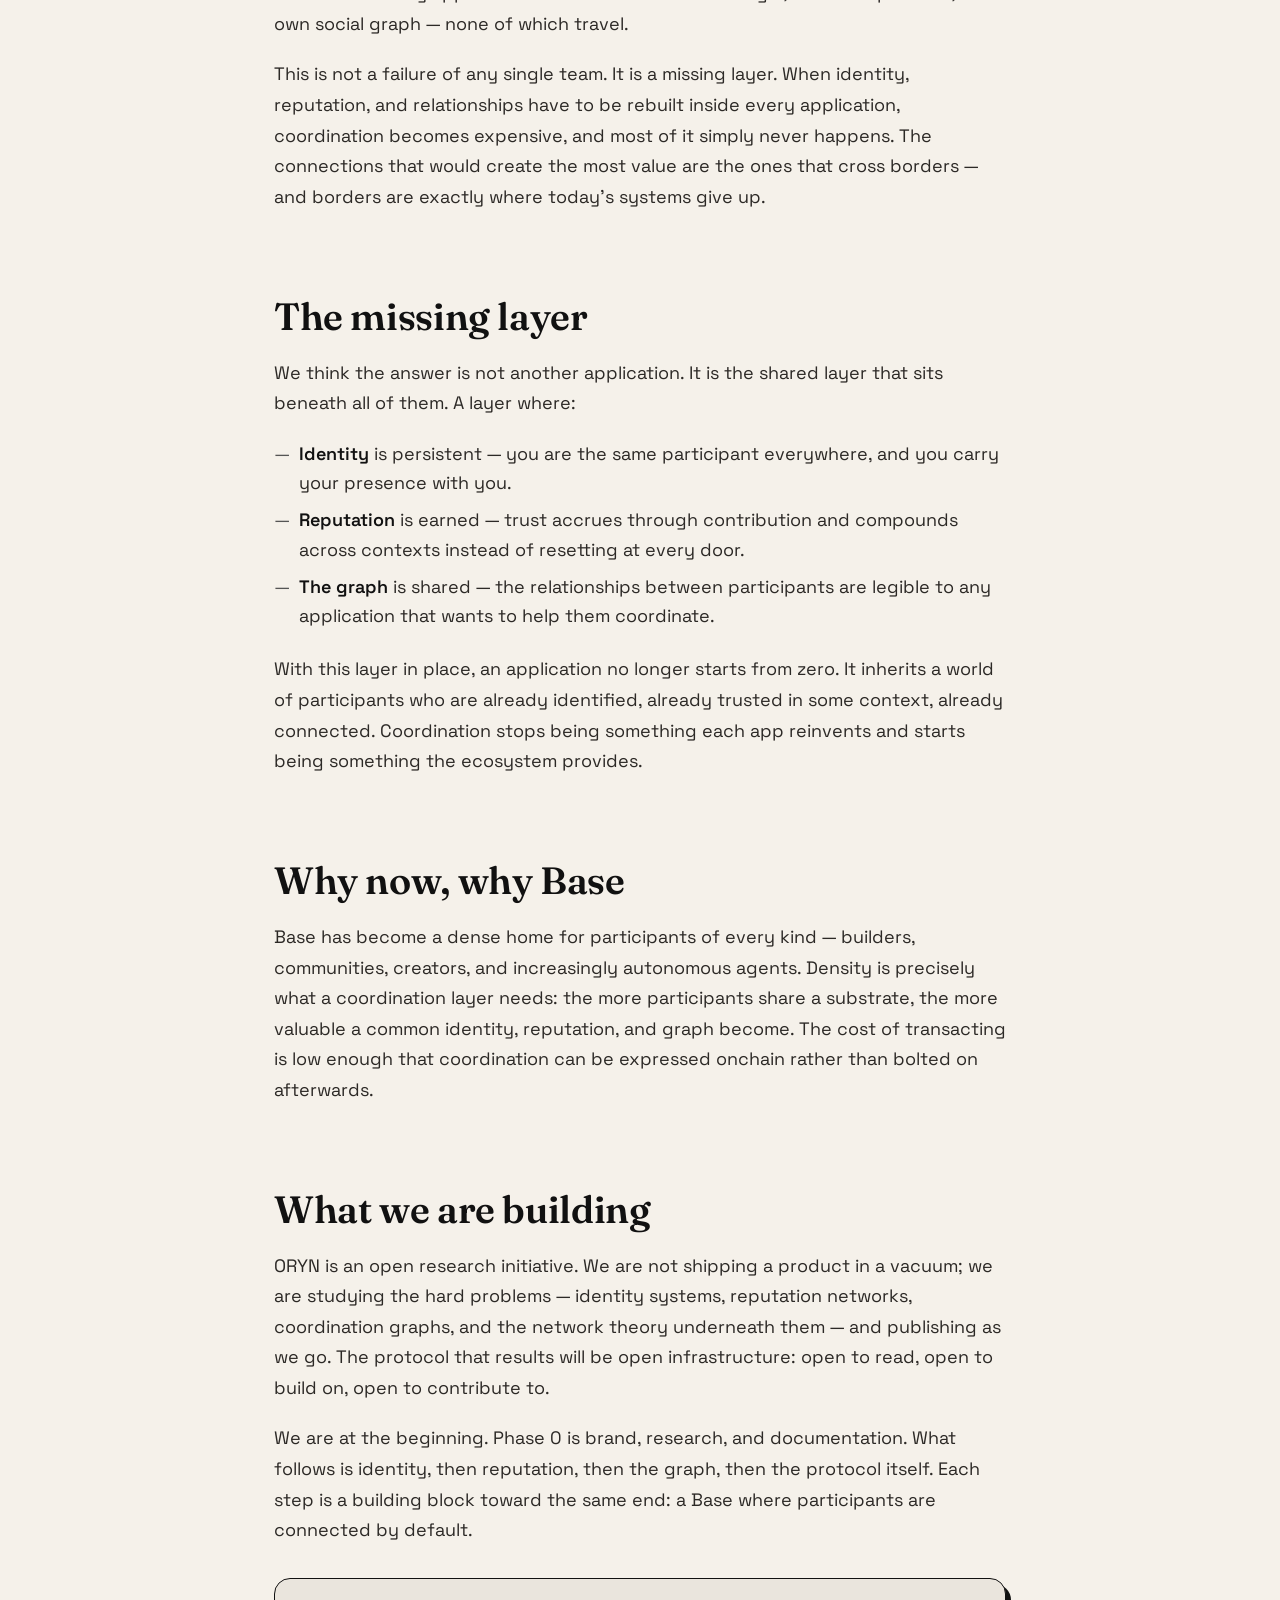
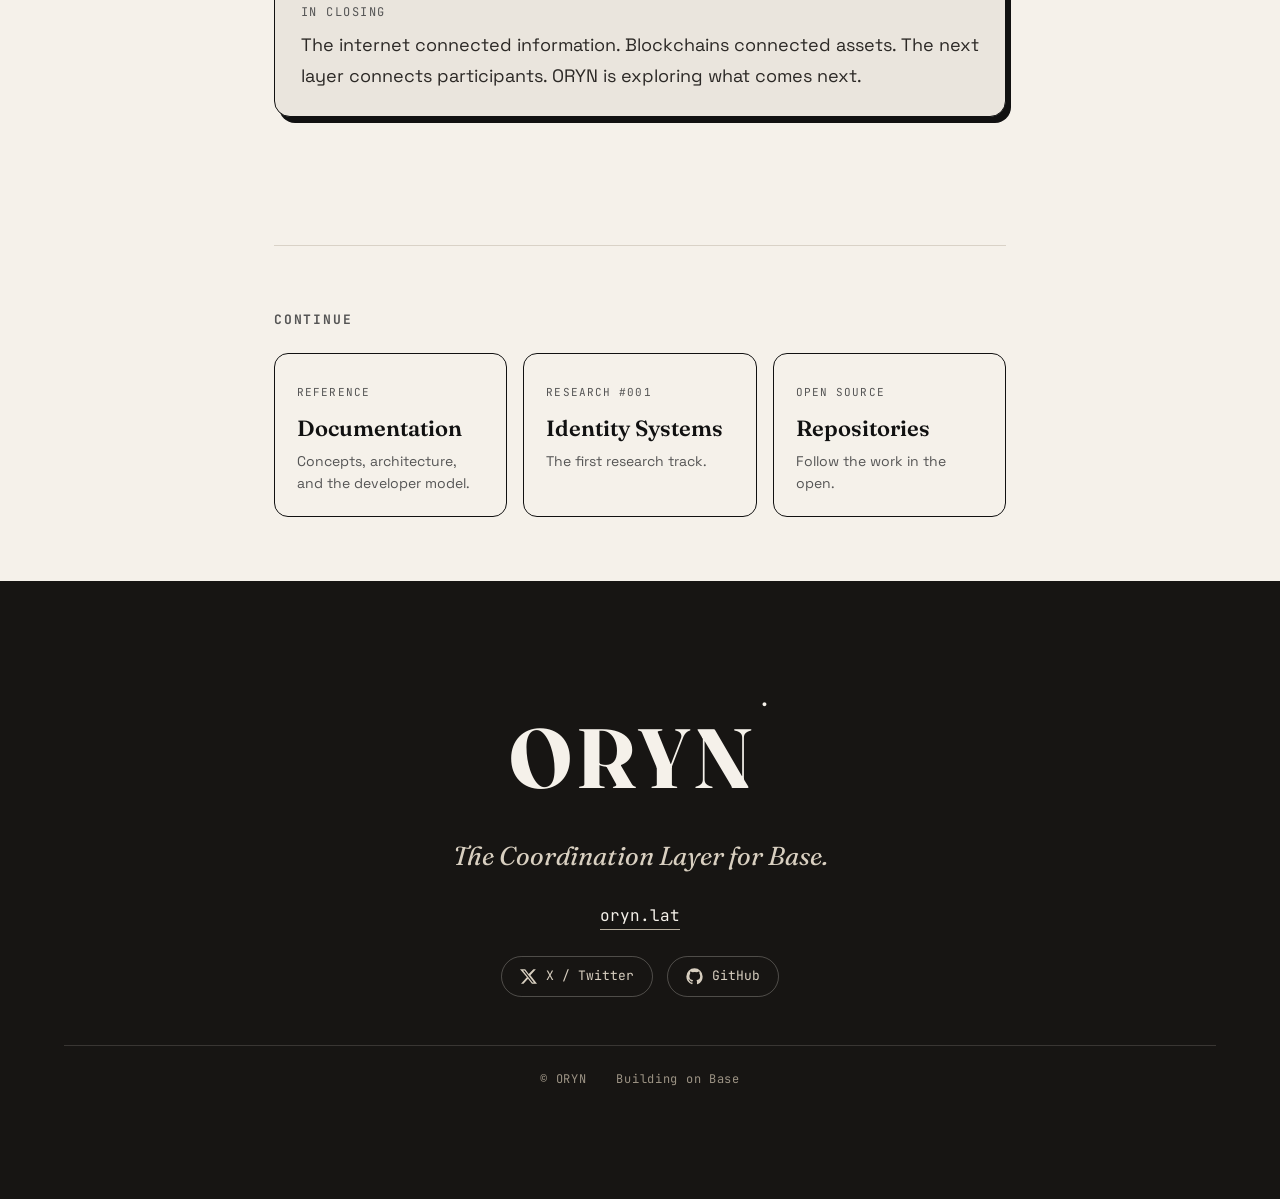
<file: manifesto.html>
<!DOCTYPE html>
<html lang="en">
<head>
<meta charset="UTF-8" />
<meta name="viewport" content="width=device-width, initial-scale=1.0" />
<title>Manifesto — ORYN</title>
<meta name="description" content="The ORYN manifesto. The internet connected information. Blockchains connected assets. The next layer connects participants." />
<link rel="preconnect" href="https://fonts.googleapis.com" />
<link rel="preconnect" href="https://fonts.gstatic.com" crossorigin />
<link href="https://fonts.googleapis.com/css2?family=Fraunces:opsz,wght@9..144,400;9..144,500;9..144,600;9..144,700&family=Space+Grotesk:wght@400;500;600&family=JetBrains+Mono:wght@400;500&display=swap" rel="stylesheet" />
<link rel="icon" type="image/svg+xml" href="assets/favicon.svg" />
<link rel="apple-touch-icon" href="assets/favicon.svg" />
<link rel="canonical" href="https://oryn.lat/manifesto.html" />
<meta name="theme-color" content="#F5F1EA" />
<meta property="og:type" content="website" />
<meta property="og:site_name" content="ORYN" />
<meta property="og:title" content="Manifesto — ORYN" />
<meta property="og:description" content="The ORYN manifesto. The internet connected information. Blockchains connected assets. The next layer connects participants." />
<meta property="og:url" content="https://oryn.lat/manifesto.html" />
<meta property="og:image" content="https://oryn.lat/assets/og.png" />
<meta property="og:image:width" content="1200" />
<meta property="og:image:height" content="630" />
<meta name="twitter:card" content="summary_large_image" />
<meta name="twitter:site" content="@orynlat" />
<meta name="twitter:creator" content="@orynlat" />
<meta name="twitter:title" content="Manifesto — ORYN" />
<meta name="twitter:description" content="The ORYN manifesto. The internet connected information. Blockchains connected assets. The next layer connects participants." />
<meta name="twitter:image" content="https://oryn.lat/assets/og.png" />
<link rel="stylesheet" href="styles.css" />
</head>
<body>
<div class="grain" aria-hidden="true"></div>

<header class="nav">
  <div class="nav__inner">
    <a href="index.html" class="nav__logo">ORYN<span class="nav__dot">●</span></a>
    <nav class="nav__links">
      <a href="docs.html">Docs</a>
      <a href="manifesto.html">Manifesto</a>
      <a href="identity.html">Identity</a>
      <a href="reputation.html">Reputation</a>
      <a href="graph.html">Graph</a>
      <a href="github.html">Github</a>
    </nav>
    <a href="index.html" class="nav__cta">← Home</a>
  </div>
</header>

<main class="page">
  <header class="phead">
    <div class="breadcrumb"><a href="index.html">ORYN</a> <span>/</span> Manifesto</div>
    <h1 class="phead__title">Manifesto</h1>
    <p class="phead__lead">The internet connected information. Blockchains connected assets. The next layer connects participants. ORYN is exploring what comes next.</p>
    <div class="phead__meta"><span>Essay</span><span>Phase 0 — Genesis</span></div>
  </header>

  <article class="prose">
    <p class="lede">Every era of the network has connected one more thing. We believe the next thing to connect is us — the participants. This is the case for a coordination layer.</p>

    <h2>Three connections</h2>
    <p>The <strong>internet</strong> connected information. Documents linked to documents; knowledge became addressable, searchable, and free to move. It was the first great act of connection, and it reorganised the world.</p>
    <p><strong>Blockchains</strong> connected assets. Value became programmable and portable; ownership stopped depending on a single institution's ledger. The second act of connection gave us money and property that move at the speed of software.</p>
    <p>But participants — the people, projects, communities, assets, and agents that actually <em>do</em> things — remain disconnected. We have connected what we know and what we own. We have not yet connected <strong>who we are to each other</strong>.</p>

    <div class="note">
      <span class="note__k">The thesis</span>
      <p>The future isn't more applications. The future is better coordination between them.</p>
    </div>

    <h2>Fragmentation is the default</h2>
    <p>Today's ecosystems are fragmented. People are disconnected from projects. Projects are disconnected from communities. Communities are disconnected from each other. Every application is an island with its own login, its own reputation, its own social graph — none of which travel.</p>
    <p>This is not a failure of any single team. It is a missing layer. When identity, reputation, and relationships have to be rebuilt inside every application, coordination becomes expensive, and most of it simply never happens. The connections that would create the most value are the ones that cross borders — and borders are exactly where today's systems give up.</p>

    <h2>The missing layer</h2>
    <p>We think the answer is not another application. It is the shared layer that sits beneath all of them. A layer where:</p>
    <ul>
      <li><strong>Identity</strong> is persistent — you are the same participant everywhere, and you carry your presence with you.</li>
      <li><strong>Reputation</strong> is earned — trust accrues through contribution and compounds across contexts instead of resetting at every door.</li>
      <li><strong>The graph</strong> is shared — the relationships between participants are legible to any application that wants to help them coordinate.</li>
    </ul>
    <p>With this layer in place, an application no longer starts from zero. It inherits a world of participants who are already identified, already trusted in some context, already connected. Coordination stops being something each app reinvents and starts being something the ecosystem provides.</p>

    <h2>Why now, why Base</h2>
    <p>Base has become a dense home for participants of every kind — builders, communities, creators, and increasingly autonomous agents. Density is precisely what a coordination layer needs: the more participants share a substrate, the more valuable a common identity, reputation, and graph become. The cost of transacting is low enough that coordination can be expressed onchain rather than bolted on afterwards.</p>

    <h2>What we are building</h2>
    <p>ORYN is an open research initiative. We are not shipping a product in a vacuum; we are studying the hard problems — identity systems, reputation networks, coordination graphs, and the network theory underneath them — and publishing as we go. The protocol that results will be open infrastructure: open to read, open to build on, open to contribute to.</p>
    <p>We are at the beginning. Phase 0 is brand, research, and documentation. What follows is identity, then reputation, then the graph, then the protocol itself. Each step is a building block toward the same end: a Base where participants are connected by default.</p>

    <div class="note">
      <span class="note__k">In closing</span>
      <p>The internet connected information. Blockchains connected assets. The next layer connects participants. ORYN is exploring what comes next.</p>
    </div>
  </article>

  <nav class="related">
    <h2>Continue</h2>
    <div class="related__grid">
      <a class="rcard" href="docs.html"><span class="k">Reference</span><h3>Documentation</h3><p>Concepts, architecture, and the developer model.</p></a>
      <a class="rcard" href="research-001.html"><span class="k">Research #001</span><h3>Identity Systems</h3><p>The first research track.</p></a>
      <a class="rcard" href="github.html"><span class="k">Open source</span><h3>Repositories</h3><p>Follow the work in the open.</p></a>
    </div>
  </nav>
</main>

<footer class="footer">
  <div class="footer__brand">ORYN<span class="nav__dot">●</span></div>
  <p class="footer__tag">The Coordination Layer for Base.</p>
  <a href="https://oryn.lat" class="footer__url">oryn.lat</a>
  <div class="footer__social">
    <a class="social" href="https://x.com/orynlat" target="_blank" rel="noopener" aria-label="ORYN on X"><svg viewBox="0 0 24 24" fill="currentColor" aria-hidden="true"><path d="M18.9 1.6h3.5l-7.7 8.8L24 22.4h-7.1l-5.6-7.3-6.4 7.3H1.4l8.3-9.4L0 1.6h7.3l5 6.7 6.6-6.7Zm-1.2 18.7h1.9L6.4 3.6H4.3l13.4 16.7Z"/></svg><span>X / Twitter</span></a>
    <a class="social" href="https://github.com/Orynlat/Oryn" target="_blank" rel="noopener" aria-label="ORYN on GitHub"><svg viewBox="0 0 24 24" fill="currentColor" aria-hidden="true"><path d="M12 .5A11.5 11.5 0 0 0 .5 12a11.5 11.5 0 0 0 7.9 10.9c.6.1.8-.3.8-.6v-2c-3.2.7-3.9-1.5-3.9-1.5-.5-1.3-1.3-1.7-1.3-1.7-1.1-.7.1-.7.1-.7 1.2.1 1.8 1.2 1.8 1.2 1 1.8 2.8 1.3 3.5 1 .1-.8.4-1.3.7-1.6-2.6-.3-5.3-1.3-5.3-5.8 0-1.3.5-2.3 1.2-3.1-.1-.3-.5-1.6.1-3.2 0 0 1-.3 3.3 1.2a11.4 11.4 0 0 1 6 0c2.3-1.5 3.3-1.2 3.3-1.2.6 1.6.2 2.9.1 3.2.8.8 1.2 1.8 1.2 3.1 0 4.5-2.7 5.5-5.3 5.8.4.3.8 1 .8 2.1v3.2c0 .3.2.7.8.6A11.5 11.5 0 0 0 23.5 12 11.5 11.5 0 0 0 12 .5Z"/></svg><span>GitHub</span></a>
  </div>
  <div class="footer__meta"><span>© ORYN</span><span>Building on Base</span></div>
</footer>
</body>
</html>
</file>
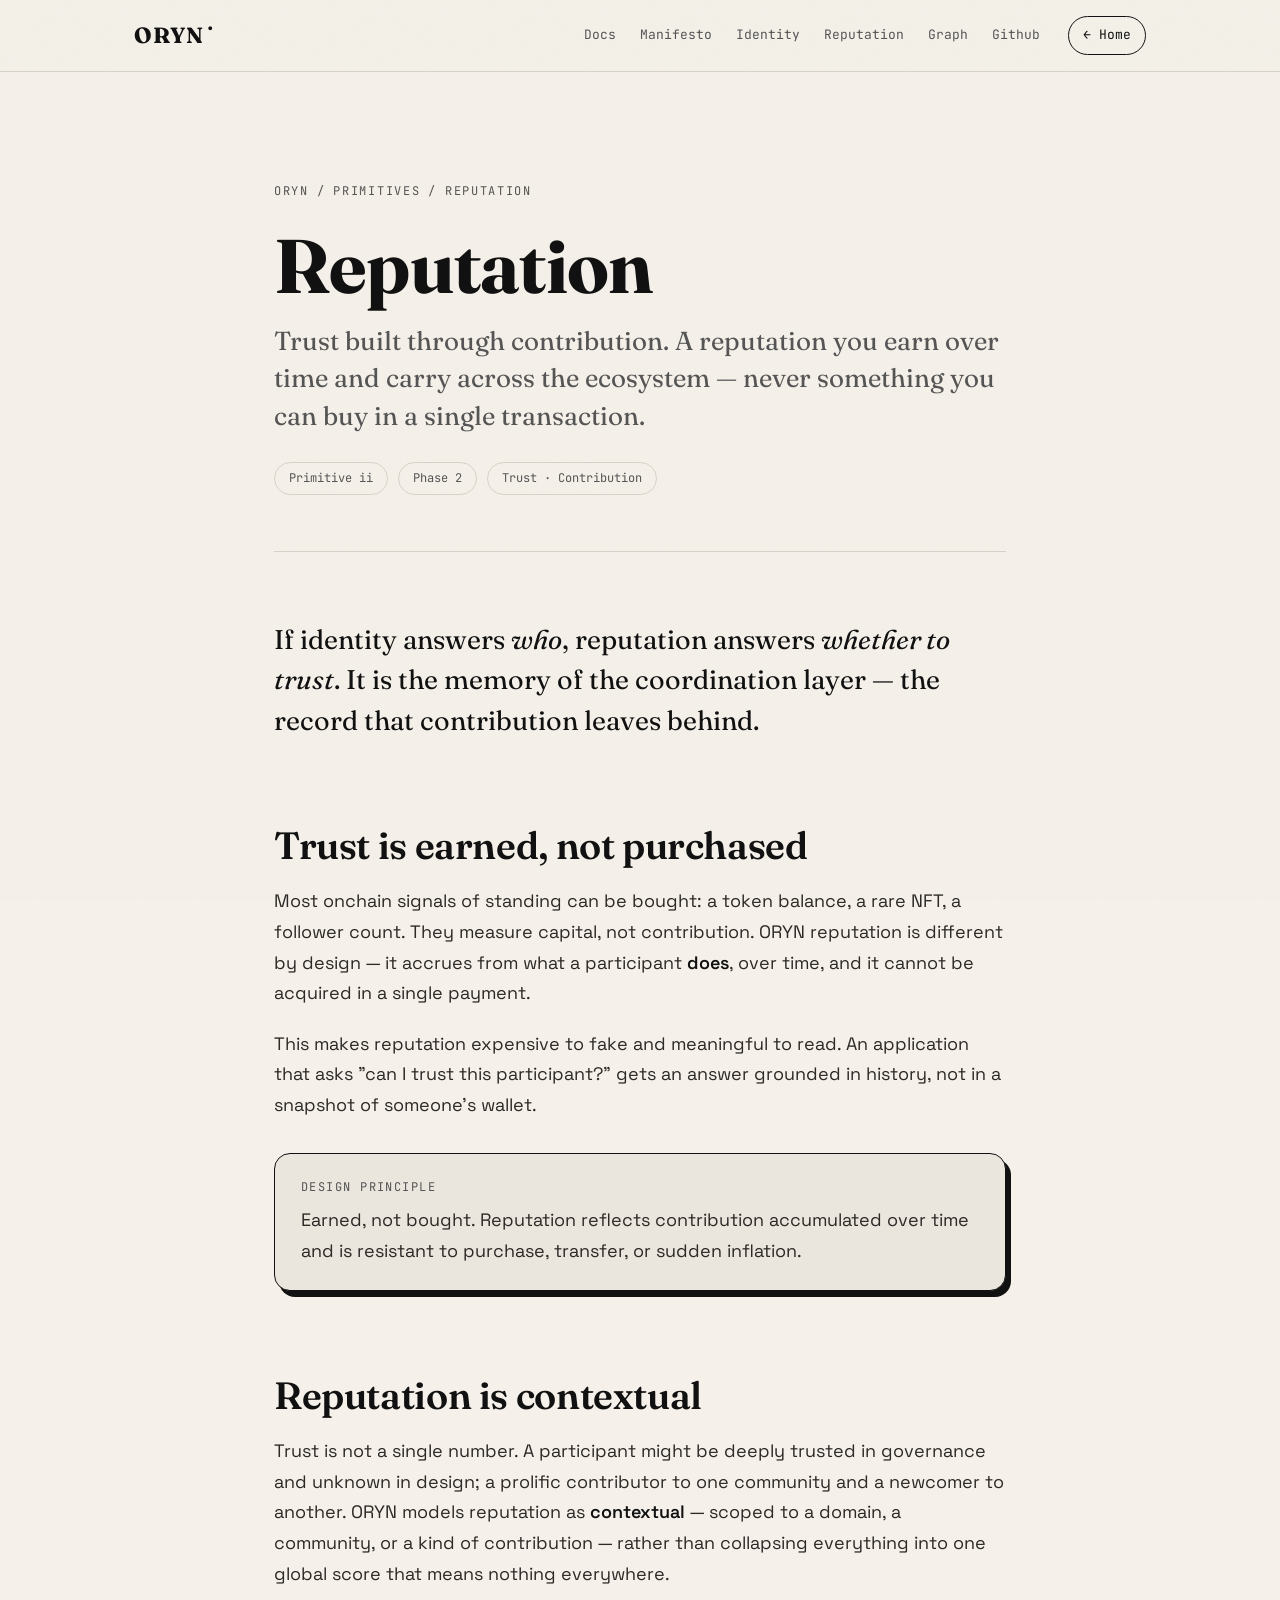
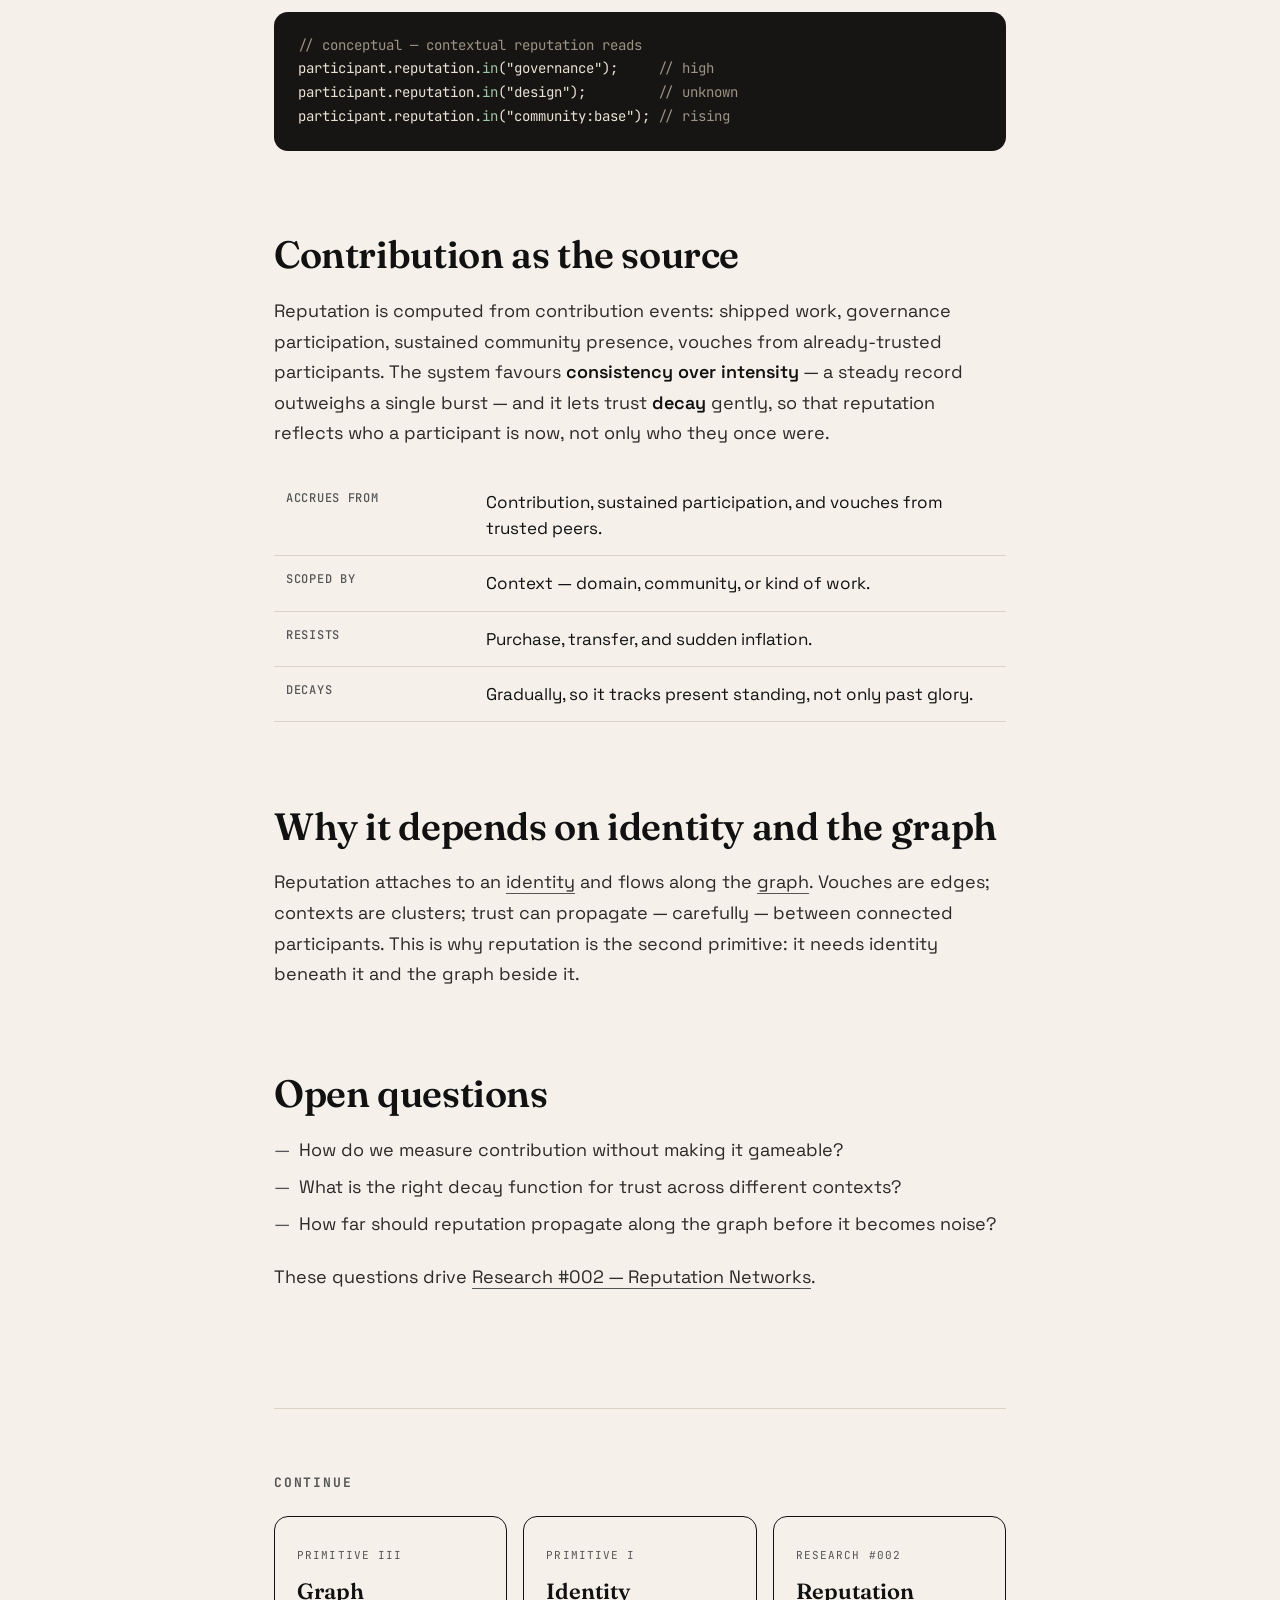
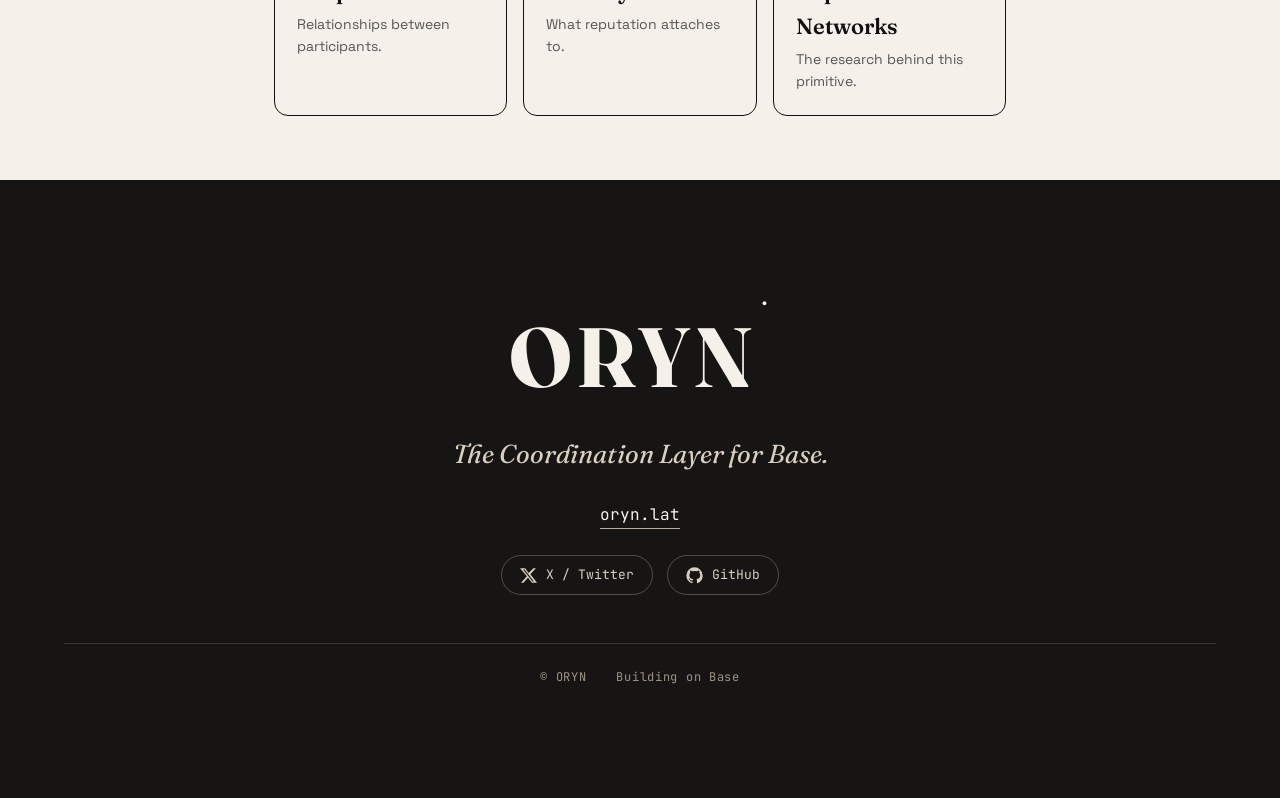
<file: reputation.html>
<!DOCTYPE html>
<html lang="en">
<head>
<meta charset="UTF-8" />
<meta name="viewport" content="width=device-width, initial-scale=1.0" />
<title>Reputation — ORYN Primitive ii</title>
<meta name="description" content="ORYN Reputation: trust built through contribution. Earned, contextual, decaying — never bought." />
<link rel="preconnect" href="https://fonts.googleapis.com" />
<link rel="preconnect" href="https://fonts.gstatic.com" crossorigin />
<link href="https://fonts.googleapis.com/css2?family=Fraunces:opsz,wght@9..144,400;9..144,500;9..144,600;9..144,700&family=Space+Grotesk:wght@400;500;600&family=JetBrains+Mono:wght@400;500&display=swap" rel="stylesheet" />
<link rel="icon" type="image/svg+xml" href="assets/favicon.svg" />
<link rel="apple-touch-icon" href="assets/favicon.svg" />
<link rel="canonical" href="https://oryn.lat/reputation.html" />
<meta name="theme-color" content="#F5F1EA" />
<meta property="og:type" content="website" />
<meta property="og:site_name" content="ORYN" />
<meta property="og:title" content="Reputation — ORYN Primitive ii" />
<meta property="og:description" content="ORYN Reputation: trust built through contribution. Earned, contextual, decaying — never bought." />
<meta property="og:url" content="https://oryn.lat/reputation.html" />
<meta property="og:image" content="https://oryn.lat/assets/og.png" />
<meta property="og:image:width" content="1200" />
<meta property="og:image:height" content="630" />
<meta name="twitter:card" content="summary_large_image" />
<meta name="twitter:site" content="@orynlat" />
<meta name="twitter:creator" content="@orynlat" />
<meta name="twitter:title" content="Reputation — ORYN Primitive ii" />
<meta name="twitter:description" content="ORYN Reputation: trust built through contribution. Earned, contextual, decaying — never bought." />
<meta name="twitter:image" content="https://oryn.lat/assets/og.png" />
<link rel="stylesheet" href="styles.css" />
</head>
<body>
<div class="grain" aria-hidden="true"></div>

<header class="nav">
  <div class="nav__inner">
    <a href="index.html" class="nav__logo">ORYN<span class="nav__dot">●</span></a>
    <nav class="nav__links">
      <a href="docs.html">Docs</a>
      <a href="manifesto.html">Manifesto</a>
      <a href="identity.html">Identity</a>
      <a href="reputation.html">Reputation</a>
      <a href="graph.html">Graph</a>
      <a href="github.html">Github</a>
    </nav>
    <a href="index.html" class="nav__cta">← Home</a>
  </div>
</header>

<main class="page">
  <header class="phead">
    <div class="breadcrumb"><a href="index.html">ORYN</a> <span>/</span> <a href="docs.html">Primitives</a> <span>/</span> Reputation</div>
    <h1 class="phead__title">Reputation</h1>
    <p class="phead__lead">Trust built through contribution. A reputation you earn over time and carry across the ecosystem — never something you can buy in a single transaction.</p>
    <div class="phead__meta"><span>Primitive ii</span><span>Phase 2</span><span>Trust · Contribution</span></div>
  </header>

  <article class="prose">
    <p class="lede">If identity answers <em>who</em>, reputation answers <em>whether to trust</em>. It is the memory of the coordination layer — the record that contribution leaves behind.</p>

    <h2>Trust is earned, not purchased</h2>
    <p>Most onchain signals of standing can be bought: a token balance, a rare NFT, a follower count. They measure capital, not contribution. ORYN reputation is different by design — it accrues from what a participant <strong>does</strong>, over time, and it cannot be acquired in a single payment.</p>
    <p>This makes reputation expensive to fake and meaningful to read. An application that asks "can I trust this participant?" gets an answer grounded in history, not in a snapshot of someone's wallet.</p>

    <div class="note">
      <span class="note__k">Design principle</span>
      <p>Earned, not bought. Reputation reflects contribution accumulated over time and is resistant to purchase, transfer, or sudden inflation.</p>
    </div>

    <h2>Reputation is contextual</h2>
    <p>Trust is not a single number. A participant might be deeply trusted in governance and unknown in design; a prolific contributor to one community and a newcomer to another. ORYN models reputation as <strong>contextual</strong> — scoped to a domain, a community, or a kind of contribution — rather than collapsing everything into one global score that means nothing everywhere.</p>
    <div class="codeblock"><span class="c">// conceptual — contextual reputation reads</span>
participant.reputation.<span class="k">in</span>("governance");     <span class="c">// high</span>
participant.reputation.<span class="k">in</span>("design");         <span class="c">// unknown</span>
participant.reputation.<span class="k">in</span>("community:base"); <span class="c">// rising</span></div>

    <h2>Contribution as the source</h2>
    <p>Reputation is computed from contribution events: shipped work, governance participation, sustained community presence, vouches from already-trusted participants. The system favours <strong>consistency over intensity</strong> — a steady record outweighs a single burst — and it lets trust <strong>decay</strong> gently, so that reputation reflects who a participant is now, not only who they once were.</p>
    <table class="spec">
      <tr><th>Accrues from</th><td>Contribution, sustained participation, and vouches from trusted peers.</td></tr>
      <tr><th>Scoped by</th><td>Context — domain, community, or kind of work.</td></tr>
      <tr><th>Resists</th><td>Purchase, transfer, and sudden inflation.</td></tr>
      <tr><th>Decays</th><td>Gradually, so it tracks present standing, not only past glory.</td></tr>
    </table>

    <h2>Why it depends on identity and the graph</h2>
    <p>Reputation attaches to an <a class="inline" href="identity.html">identity</a> and flows along the <a class="inline" href="graph.html">graph</a>. Vouches are edges; contexts are clusters; trust can propagate — carefully — between connected participants. This is why reputation is the second primitive: it needs identity beneath it and the graph beside it.</p>

    <h2>Open questions</h2>
    <ul>
      <li>How do we measure contribution without making it gameable?</li>
      <li>What is the right decay function for trust across different contexts?</li>
      <li>How far should reputation propagate along the graph before it becomes noise?</li>
    </ul>
    <p>These questions drive <a class="inline" href="research-002.html">Research #002 — Reputation Networks</a>.</p>
  </article>

  <nav class="related">
    <h2>Continue</h2>
    <div class="related__grid">
      <a class="rcard" href="graph.html"><span class="k">Primitive iii</span><h3>Graph</h3><p>Relationships between participants.</p></a>
      <a class="rcard" href="identity.html"><span class="k">Primitive i</span><h3>Identity</h3><p>What reputation attaches to.</p></a>
      <a class="rcard" href="research-002.html"><span class="k">Research #002</span><h3>Reputation Networks</h3><p>The research behind this primitive.</p></a>
    </div>
  </nav>
</main>

<footer class="footer">
  <div class="footer__brand">ORYN<span class="nav__dot">●</span></div>
  <p class="footer__tag">The Coordination Layer for Base.</p>
  <a href="https://oryn.lat" class="footer__url">oryn.lat</a>
  <div class="footer__social">
    <a class="social" href="https://x.com/orynlat" target="_blank" rel="noopener" aria-label="ORYN on X"><svg viewBox="0 0 24 24" fill="currentColor" aria-hidden="true"><path d="M18.9 1.6h3.5l-7.7 8.8L24 22.4h-7.1l-5.6-7.3-6.4 7.3H1.4l8.3-9.4L0 1.6h7.3l5 6.7 6.6-6.7Zm-1.2 18.7h1.9L6.4 3.6H4.3l13.4 16.7Z"/></svg><span>X / Twitter</span></a>
    <a class="social" href="https://github.com/Orynlat/Oryn" target="_blank" rel="noopener" aria-label="ORYN on GitHub"><svg viewBox="0 0 24 24" fill="currentColor" aria-hidden="true"><path d="M12 .5A11.5 11.5 0 0 0 .5 12a11.5 11.5 0 0 0 7.9 10.9c.6.1.8-.3.8-.6v-2c-3.2.7-3.9-1.5-3.9-1.5-.5-1.3-1.3-1.7-1.3-1.7-1.1-.7.1-.7.1-.7 1.2.1 1.8 1.2 1.8 1.2 1 1.8 2.8 1.3 3.5 1 .1-.8.4-1.3.7-1.6-2.6-.3-5.3-1.3-5.3-5.8 0-1.3.5-2.3 1.2-3.1-.1-.3-.5-1.6.1-3.2 0 0 1-.3 3.3 1.2a11.4 11.4 0 0 1 6 0c2.3-1.5 3.3-1.2 3.3-1.2.6 1.6.2 2.9.1 3.2.8.8 1.2 1.8 1.2 3.1 0 4.5-2.7 5.5-5.3 5.8.4.3.8 1 .8 2.1v3.2c0 .3.2.7.8.6A11.5 11.5 0 0 0 23.5 12 11.5 11.5 0 0 0 12 .5Z"/></svg><span>GitHub</span></a>
  </div>
  <div class="footer__meta"><span>© ORYN</span><span>Building on Base</span></div>
</footer>
</body>
</html>
</file>
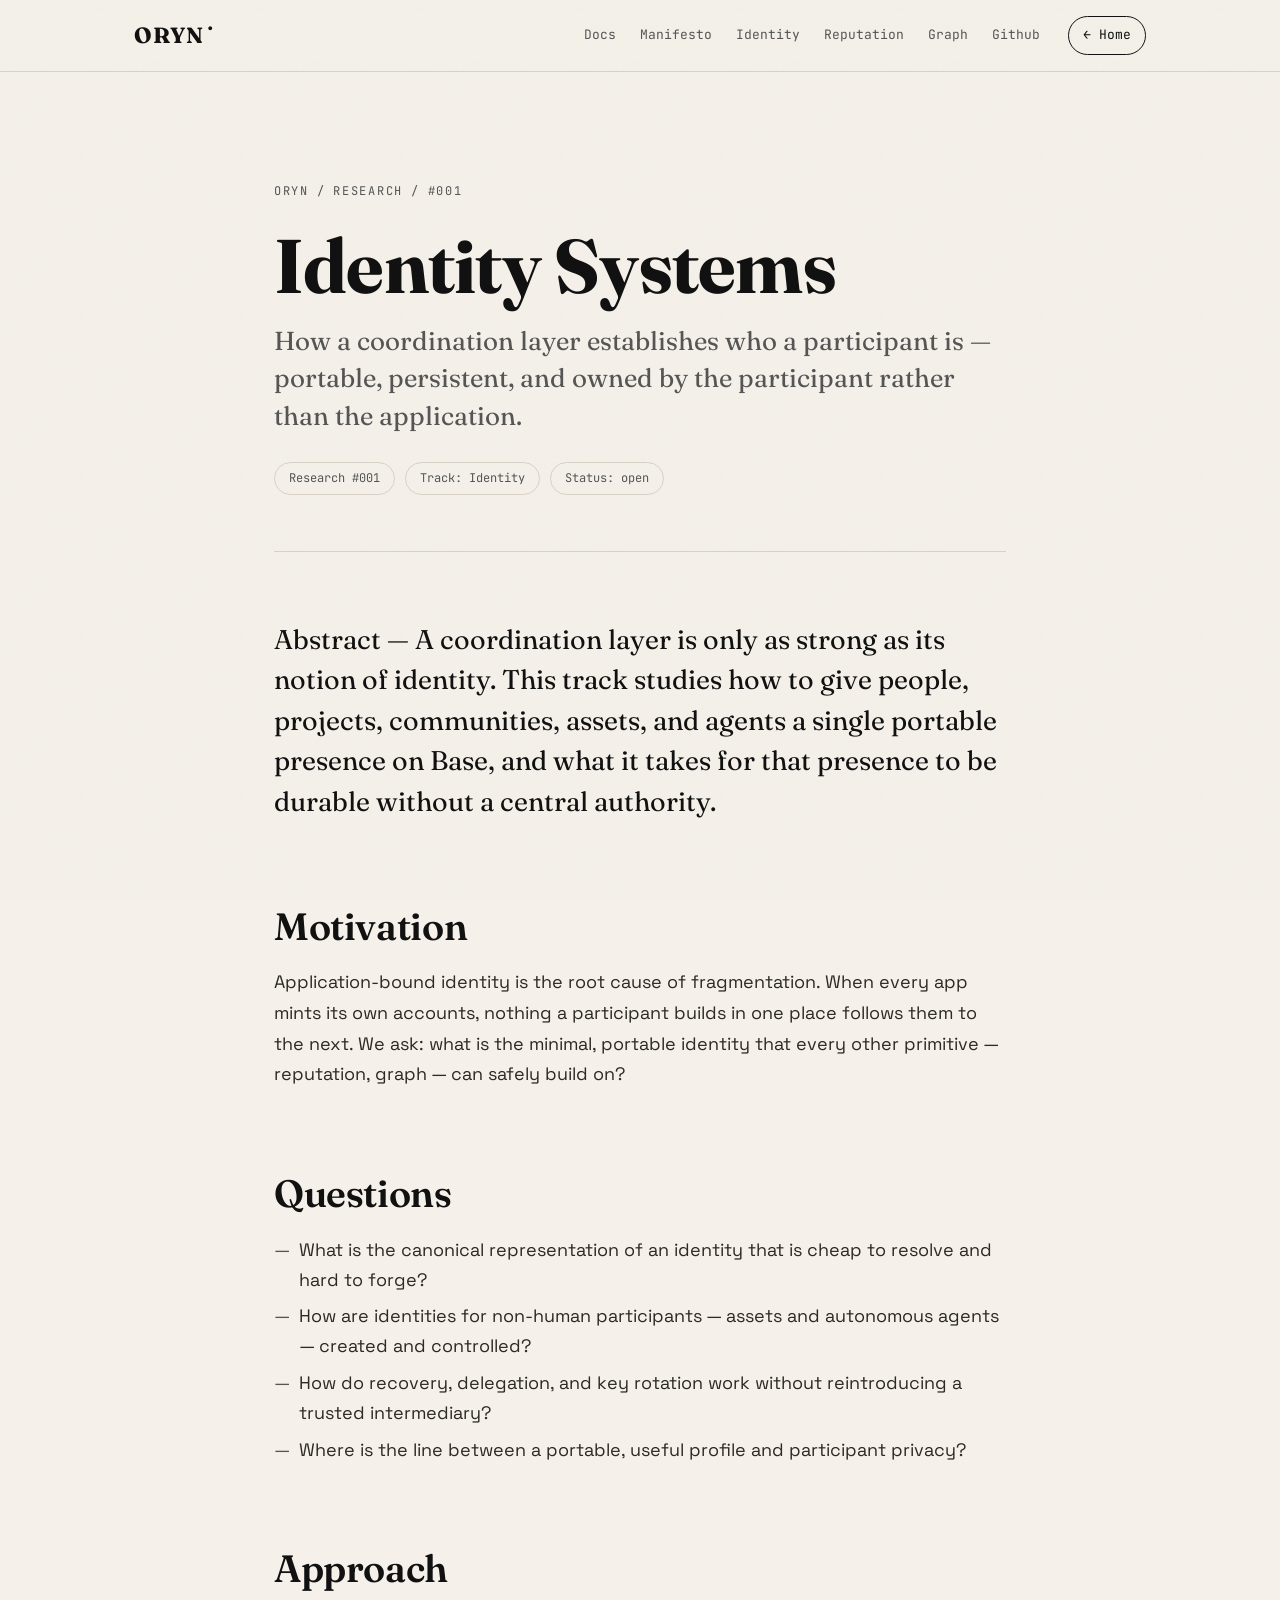
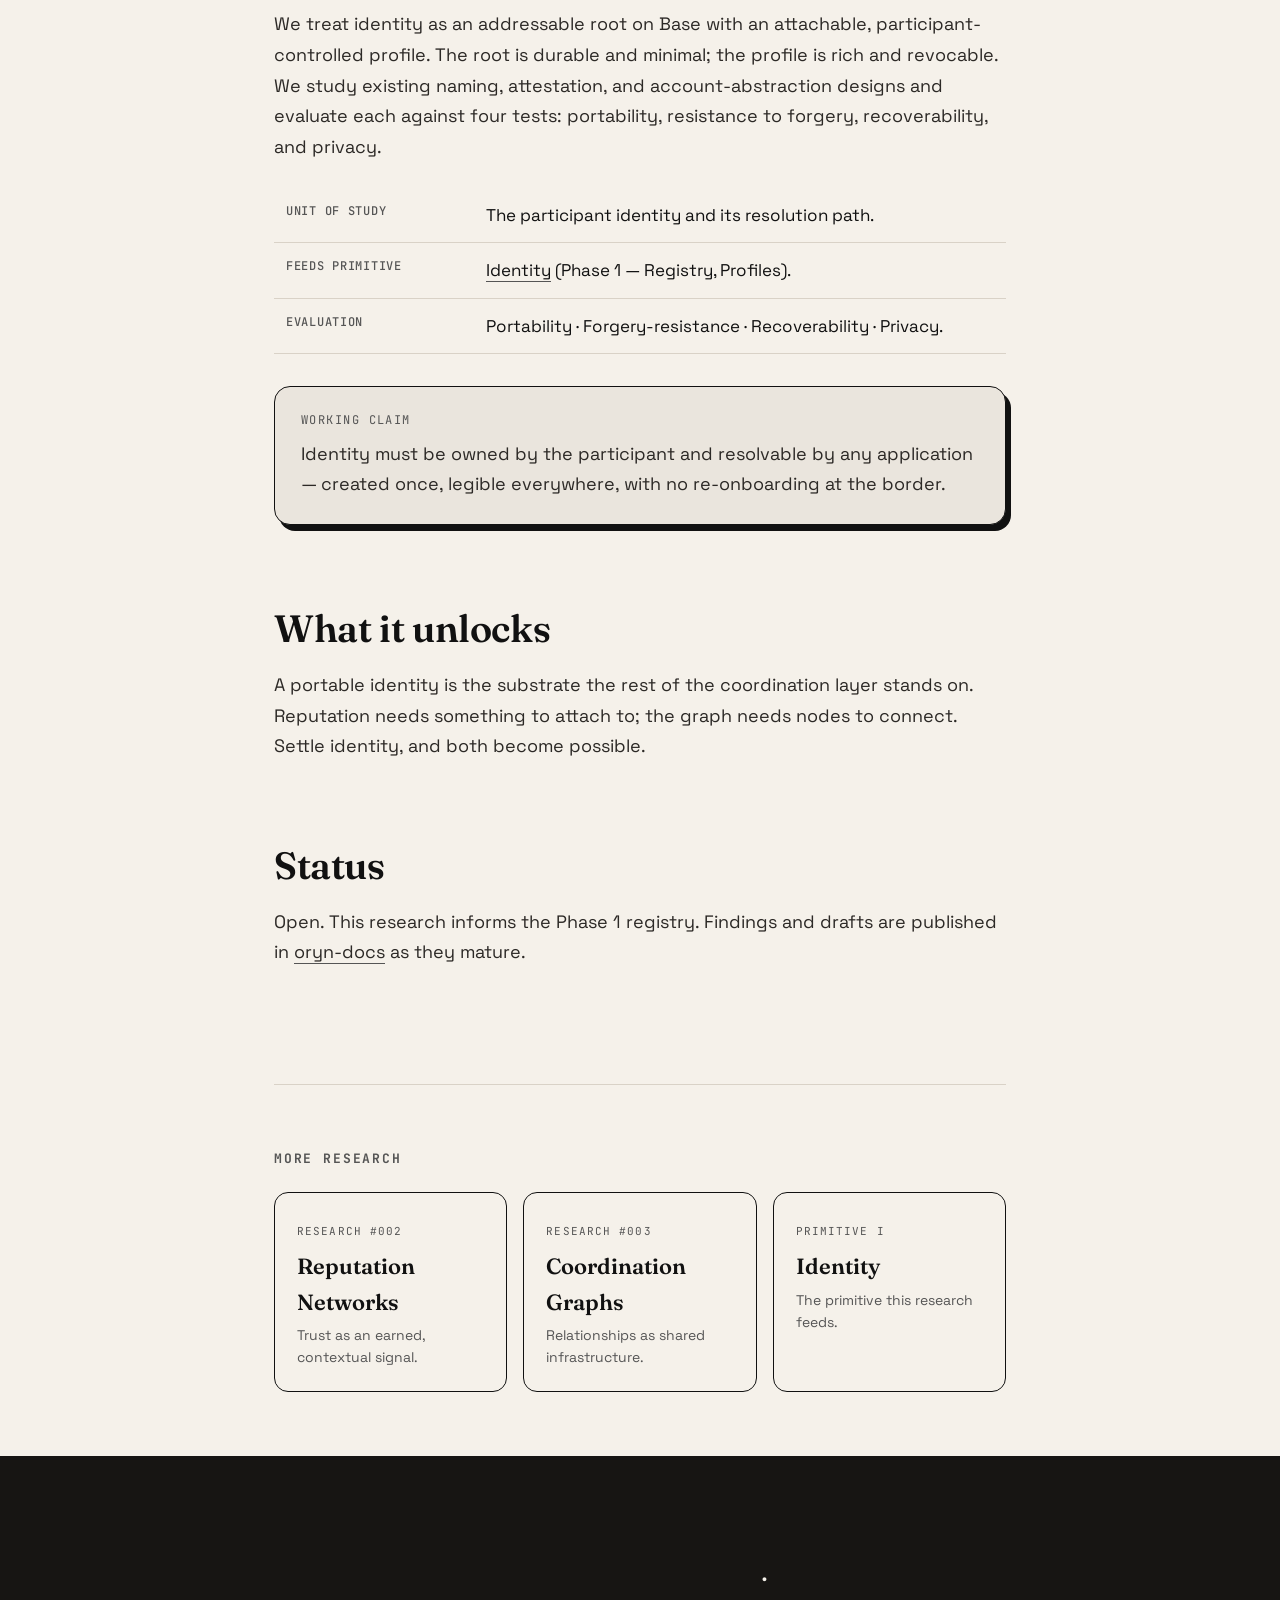
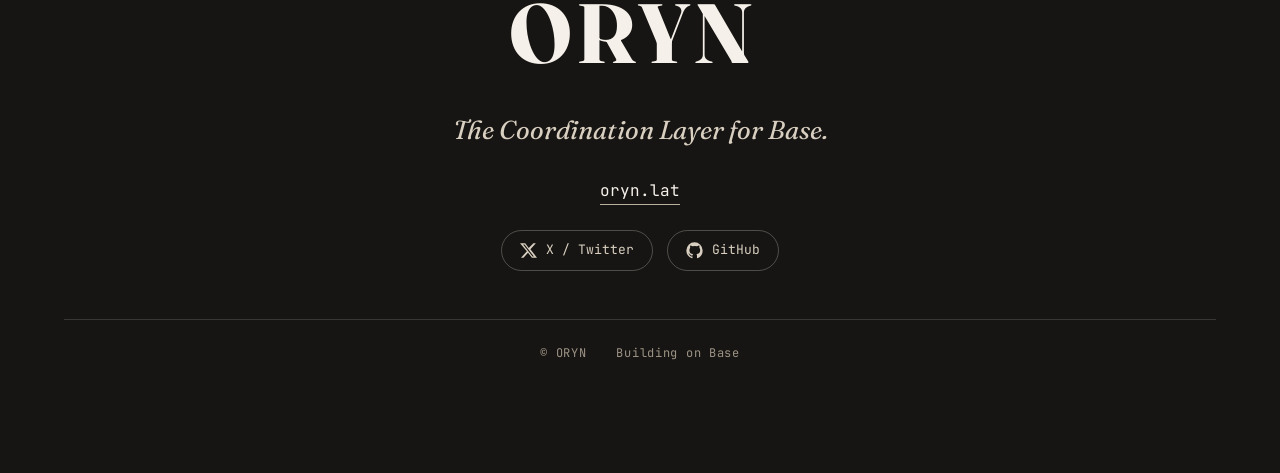
<file: research-001.html>
<!DOCTYPE html>
<html lang="en">
<head>
<meta charset="UTF-8" />
<meta name="viewport" content="width=device-width, initial-scale=1.0" />
<title>Research #001 — Identity Systems — ORYN</title>
<meta name="description" content="ORYN Research #001: Identity Systems. Portable, participant-owned identity as the foundation of a coordination layer for Base." />
<link rel="preconnect" href="https://fonts.googleapis.com" />
<link rel="preconnect" href="https://fonts.gstatic.com" crossorigin />
<link href="https://fonts.googleapis.com/css2?family=Fraunces:opsz,wght@9..144,400;9..144,500;9..144,600;9..144,700&family=Space+Grotesk:wght@400;500;600&family=JetBrains+Mono:wght@400;500&display=swap" rel="stylesheet" />
<link rel="icon" type="image/svg+xml" href="assets/favicon.svg" />
<link rel="apple-touch-icon" href="assets/favicon.svg" />
<link rel="canonical" href="https://oryn.lat/research-001.html" />
<meta name="theme-color" content="#F5F1EA" />
<meta property="og:type" content="website" />
<meta property="og:site_name" content="ORYN" />
<meta property="og:title" content="Research #001 — Identity Systems — ORYN" />
<meta property="og:description" content="ORYN Research #001: Identity Systems. Portable, participant-owned identity as the foundation of a coordination layer for Base." />
<meta property="og:url" content="https://oryn.lat/research-001.html" />
<meta property="og:image" content="https://oryn.lat/assets/og.png" />
<meta property="og:image:width" content="1200" />
<meta property="og:image:height" content="630" />
<meta name="twitter:card" content="summary_large_image" />
<meta name="twitter:site" content="@orynlat" />
<meta name="twitter:creator" content="@orynlat" />
<meta name="twitter:title" content="Research #001 — Identity Systems — ORYN" />
<meta name="twitter:description" content="ORYN Research #001: Identity Systems. Portable, participant-owned identity as the foundation of a coordination layer for Base." />
<meta name="twitter:image" content="https://oryn.lat/assets/og.png" />
<link rel="stylesheet" href="styles.css" />
</head>
<body>
<div class="grain" aria-hidden="true"></div>

<header class="nav">
  <div class="nav__inner">
    <a href="index.html" class="nav__logo">ORYN<span class="nav__dot">●</span></a>
    <nav class="nav__links">
      <a href="docs.html">Docs</a>
      <a href="manifesto.html">Manifesto</a>
      <a href="identity.html">Identity</a>
      <a href="reputation.html">Reputation</a>
      <a href="graph.html">Graph</a>
      <a href="github.html">Github</a>
    </nav>
    <a href="index.html" class="nav__cta">← Home</a>
  </div>
</header>

<main class="page">
  <header class="phead">
    <div class="breadcrumb"><a href="index.html">ORYN</a> <span>/</span> Research <span>/</span> #001</div>
    <h1 class="phead__title">Identity Systems</h1>
    <p class="phead__lead">How a coordination layer establishes who a participant is — portable, persistent, and owned by the participant rather than the application.</p>
    <div class="phead__meta"><span>Research #001</span><span>Track: Identity</span><span>Status: open</span></div>
  </header>

  <article class="prose">
    <p class="lede">Abstract — A coordination layer is only as strong as its notion of identity. This track studies how to give people, projects, communities, assets, and agents a single portable presence on Base, and what it takes for that presence to be durable without a central authority.</p>

    <h2>Motivation</h2>
    <p>Application-bound identity is the root cause of fragmentation. When every app mints its own accounts, nothing a participant builds in one place follows them to the next. We ask: what is the minimal, portable identity that every other primitive — reputation, graph — can safely build on?</p>

    <h2>Questions</h2>
    <ul>
      <li>What is the canonical representation of an identity that is cheap to resolve and hard to forge?</li>
      <li>How are identities for non-human participants — assets and autonomous agents — created and controlled?</li>
      <li>How do recovery, delegation, and key rotation work without reintroducing a trusted intermediary?</li>
      <li>Where is the line between a portable, useful profile and participant privacy?</li>
    </ul>

    <h2>Approach</h2>
    <p>We treat identity as an addressable root on Base with an attachable, participant-controlled profile. The root is durable and minimal; the profile is rich and revocable. We study existing naming, attestation, and account-abstraction designs and evaluate each against four tests: portability, resistance to forgery, recoverability, and privacy.</p>
    <table class="spec">
      <tr><th>Unit of study</th><td>The participant identity and its resolution path.</td></tr>
      <tr><th>Feeds primitive</th><td><a class="inline" href="identity.html">Identity</a> (Phase 1 — Registry, Profiles).</td></tr>
      <tr><th>Evaluation</th><td>Portability · Forgery-resistance · Recoverability · Privacy.</td></tr>
    </table>

    <div class="note">
      <span class="note__k">Working claim</span>
      <p>Identity must be owned by the participant and resolvable by any application — created once, legible everywhere, with no re-onboarding at the border.</p>
    </div>

    <h2>What it unlocks</h2>
    <p>A portable identity is the substrate the rest of the coordination layer stands on. Reputation needs something to attach to; the graph needs nodes to connect. Settle identity, and both become possible.</p>

    <h2>Status</h2>
    <p>Open. This research informs the Phase 1 registry. Findings and drafts are published in <a class="inline" href="github.html">oryn-docs</a> as they mature.</p>
  </article>

  <nav class="related">
    <h2>More research</h2>
    <div class="related__grid">
      <a class="rcard" href="research-002.html"><span class="k">Research #002</span><h3>Reputation Networks</h3><p>Trust as an earned, contextual signal.</p></a>
      <a class="rcard" href="research-003.html"><span class="k">Research #003</span><h3>Coordination Graphs</h3><p>Relationships as shared infrastructure.</p></a>
      <a class="rcard" href="identity.html"><span class="k">Primitive i</span><h3>Identity</h3><p>The primitive this research feeds.</p></a>
    </div>
  </nav>
</main>

<footer class="footer">
  <div class="footer__brand">ORYN<span class="nav__dot">●</span></div>
  <p class="footer__tag">The Coordination Layer for Base.</p>
  <a href="https://oryn.lat" class="footer__url">oryn.lat</a>
  <div class="footer__social">
    <a class="social" href="https://x.com/orynlat" target="_blank" rel="noopener" aria-label="ORYN on X"><svg viewBox="0 0 24 24" fill="currentColor" aria-hidden="true"><path d="M18.9 1.6h3.5l-7.7 8.8L24 22.4h-7.1l-5.6-7.3-6.4 7.3H1.4l8.3-9.4L0 1.6h7.3l5 6.7 6.6-6.7Zm-1.2 18.7h1.9L6.4 3.6H4.3l13.4 16.7Z"/></svg><span>X / Twitter</span></a>
    <a class="social" href="https://github.com/Orynlat/Oryn" target="_blank" rel="noopener" aria-label="ORYN on GitHub"><svg viewBox="0 0 24 24" fill="currentColor" aria-hidden="true"><path d="M12 .5A11.5 11.5 0 0 0 .5 12a11.5 11.5 0 0 0 7.9 10.9c.6.1.8-.3.8-.6v-2c-3.2.7-3.9-1.5-3.9-1.5-.5-1.3-1.3-1.7-1.3-1.7-1.1-.7.1-.7.1-.7 1.2.1 1.8 1.2 1.8 1.2 1 1.8 2.8 1.3 3.5 1 .1-.8.4-1.3.7-1.6-2.6-.3-5.3-1.3-5.3-5.8 0-1.3.5-2.3 1.2-3.1-.1-.3-.5-1.6.1-3.2 0 0 1-.3 3.3 1.2a11.4 11.4 0 0 1 6 0c2.3-1.5 3.3-1.2 3.3-1.2.6 1.6.2 2.9.1 3.2.8.8 1.2 1.8 1.2 3.1 0 4.5-2.7 5.5-5.3 5.8.4.3.8 1 .8 2.1v3.2c0 .3.2.7.8.6A11.5 11.5 0 0 0 23.5 12 11.5 11.5 0 0 0 12 .5Z"/></svg><span>GitHub</span></a>
  </div>
  <div class="footer__meta"><span>© ORYN</span><span>Building on Base</span></div>
</footer>
</body>
</html>
</file>
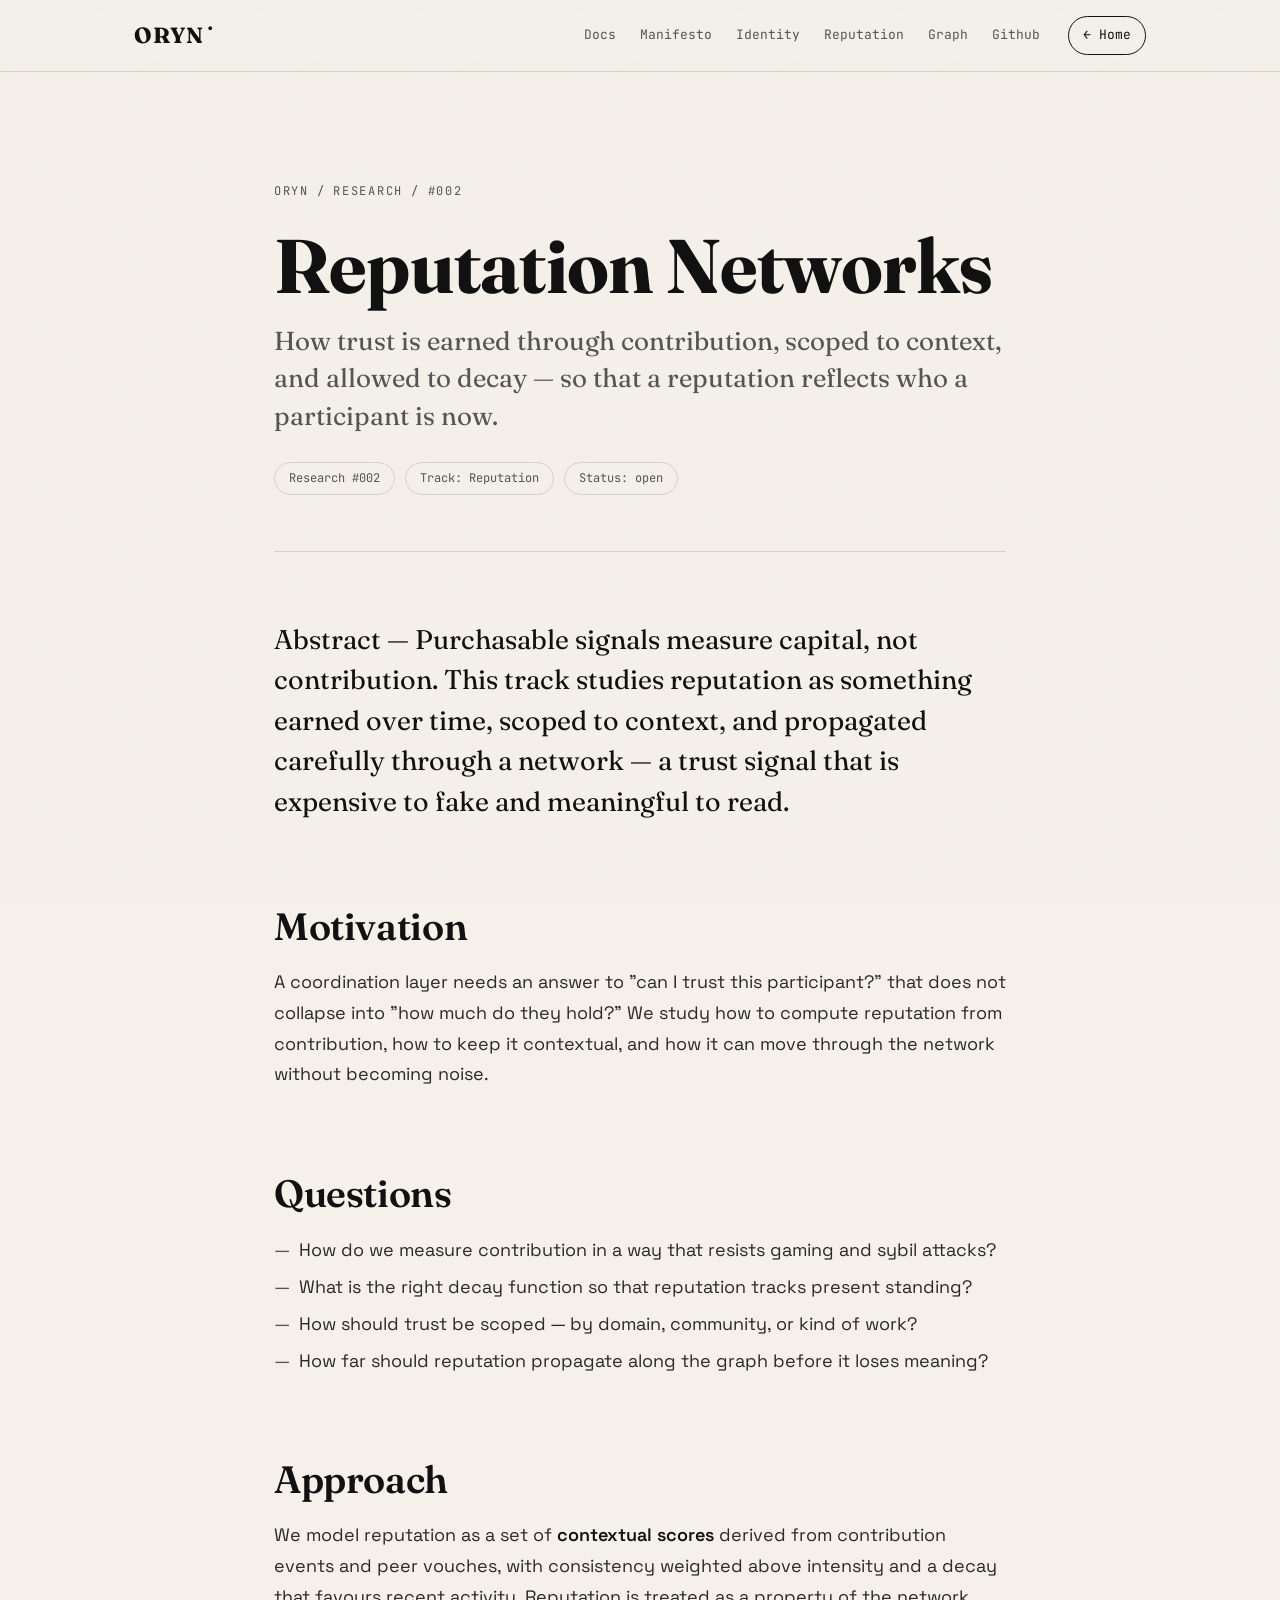
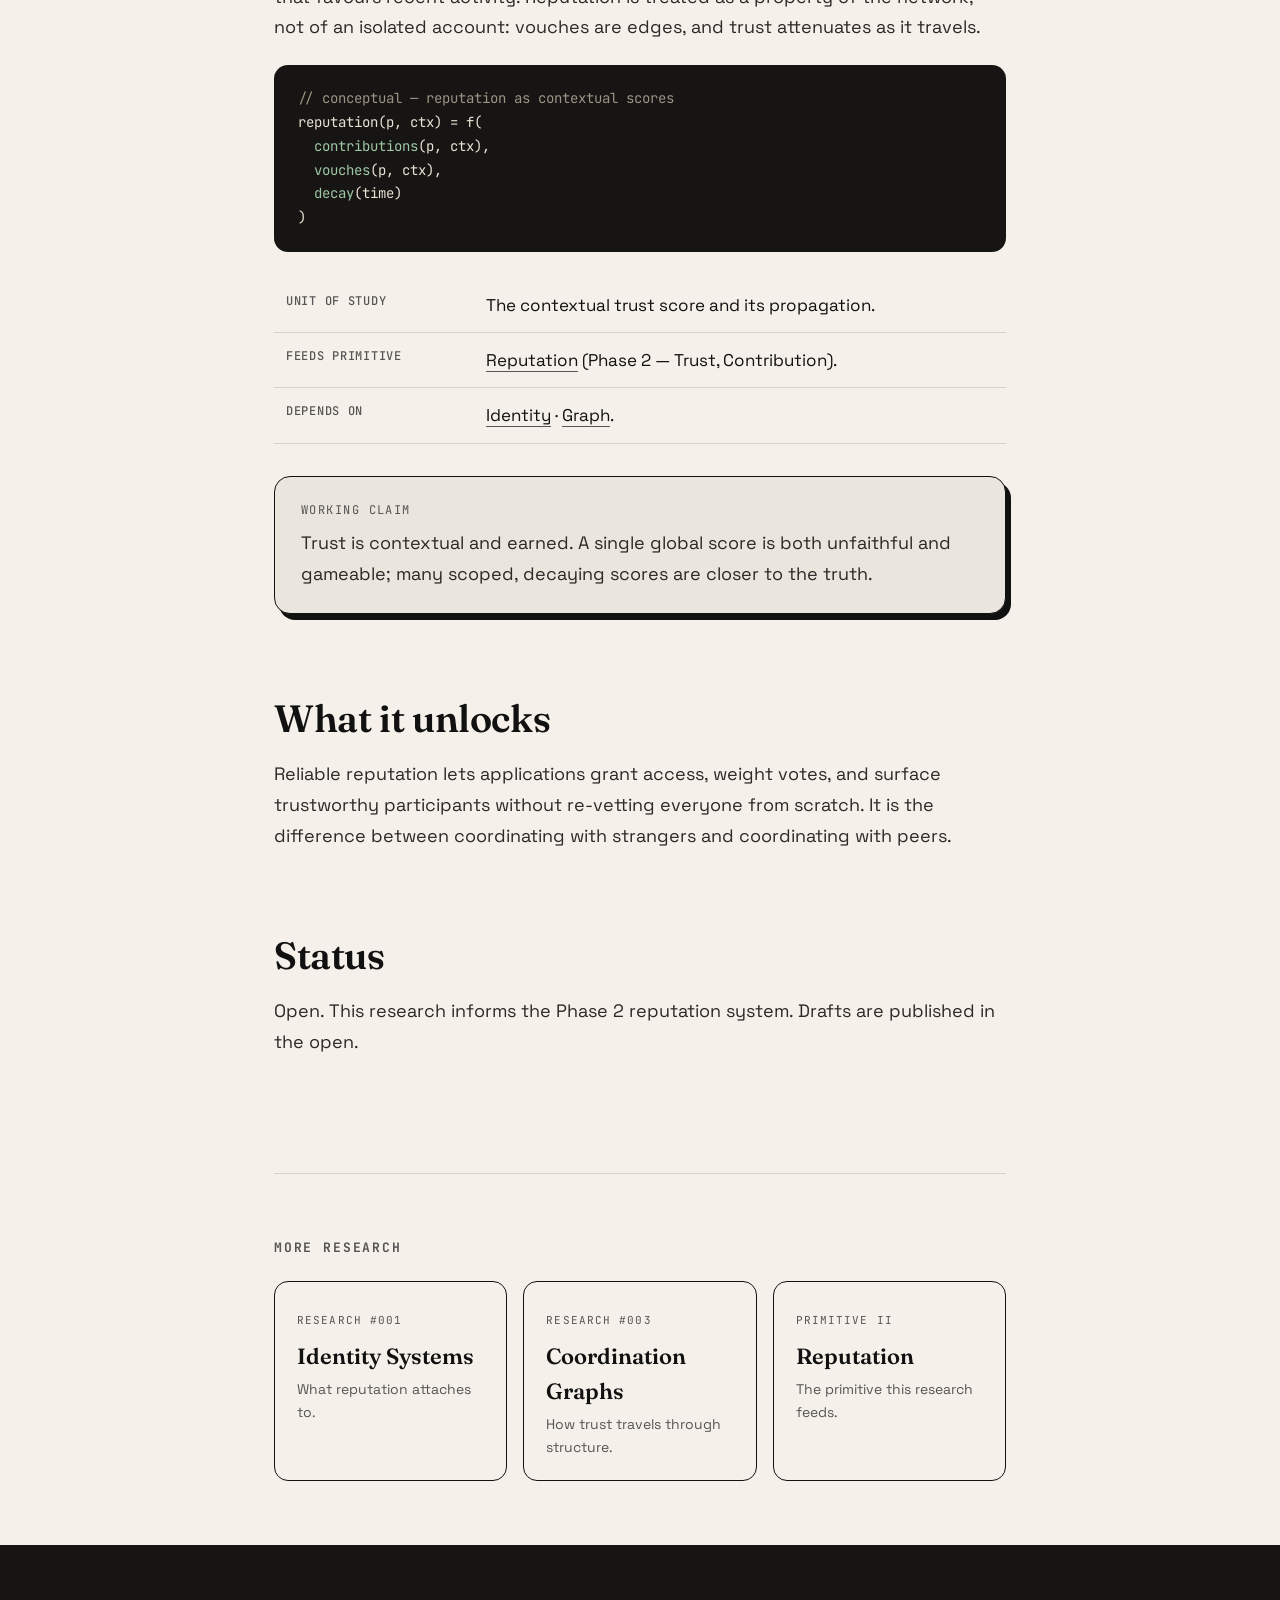
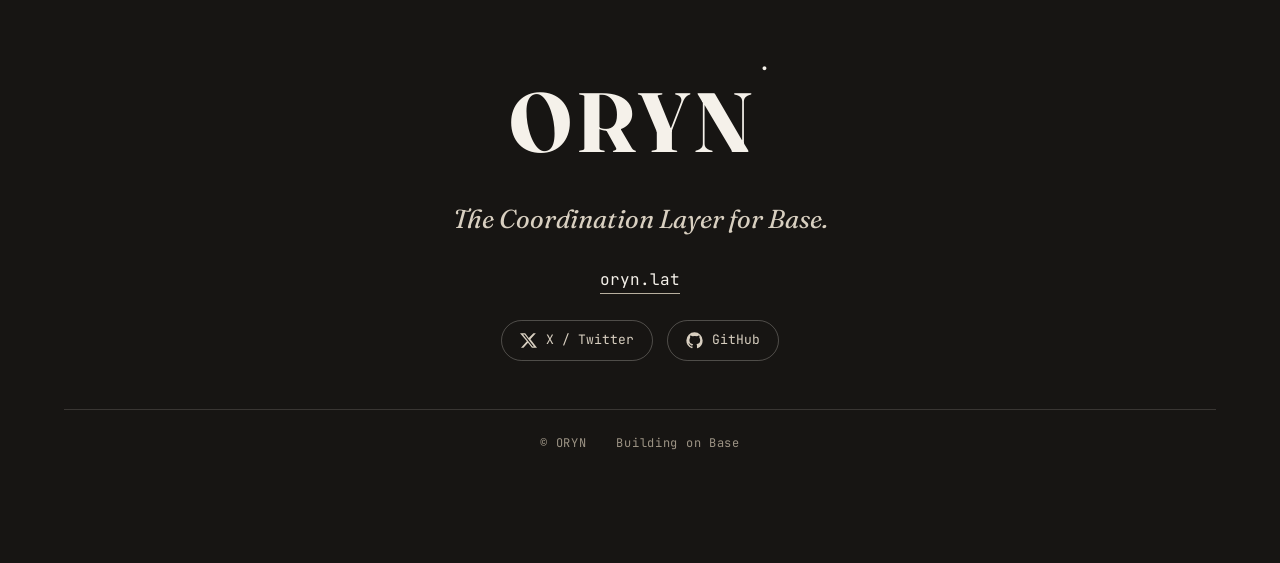
<file: research-002.html>
<!DOCTYPE html>
<html lang="en">
<head>
<meta charset="UTF-8" />
<meta name="viewport" content="width=device-width, initial-scale=1.0" />
<title>Research #002 — Reputation Networks — ORYN</title>
<meta name="description" content="ORYN Research #002: Reputation Networks. Earned, contextual, decaying trust that travels across the ecosystem." />
<link rel="preconnect" href="https://fonts.googleapis.com" />
<link rel="preconnect" href="https://fonts.gstatic.com" crossorigin />
<link href="https://fonts.googleapis.com/css2?family=Fraunces:opsz,wght@9..144,400;9..144,500;9..144,600;9..144,700&family=Space+Grotesk:wght@400;500;600&family=JetBrains+Mono:wght@400;500&display=swap" rel="stylesheet" />
<link rel="icon" type="image/svg+xml" href="assets/favicon.svg" />
<link rel="apple-touch-icon" href="assets/favicon.svg" />
<link rel="canonical" href="https://oryn.lat/research-002.html" />
<meta name="theme-color" content="#F5F1EA" />
<meta property="og:type" content="website" />
<meta property="og:site_name" content="ORYN" />
<meta property="og:title" content="Research #002 — Reputation Networks — ORYN" />
<meta property="og:description" content="ORYN Research #002: Reputation Networks. Earned, contextual, decaying trust that travels across the ecosystem." />
<meta property="og:url" content="https://oryn.lat/research-002.html" />
<meta property="og:image" content="https://oryn.lat/assets/og.png" />
<meta property="og:image:width" content="1200" />
<meta property="og:image:height" content="630" />
<meta name="twitter:card" content="summary_large_image" />
<meta name="twitter:site" content="@orynlat" />
<meta name="twitter:creator" content="@orynlat" />
<meta name="twitter:title" content="Research #002 — Reputation Networks — ORYN" />
<meta name="twitter:description" content="ORYN Research #002: Reputation Networks. Earned, contextual, decaying trust that travels across the ecosystem." />
<meta name="twitter:image" content="https://oryn.lat/assets/og.png" />
<link rel="stylesheet" href="styles.css" />
</head>
<body>
<div class="grain" aria-hidden="true"></div>

<header class="nav">
  <div class="nav__inner">
    <a href="index.html" class="nav__logo">ORYN<span class="nav__dot">●</span></a>
    <nav class="nav__links">
      <a href="docs.html">Docs</a>
      <a href="manifesto.html">Manifesto</a>
      <a href="identity.html">Identity</a>
      <a href="reputation.html">Reputation</a>
      <a href="graph.html">Graph</a>
      <a href="github.html">Github</a>
    </nav>
    <a href="index.html" class="nav__cta">← Home</a>
  </div>
</header>

<main class="page">
  <header class="phead">
    <div class="breadcrumb"><a href="index.html">ORYN</a> <span>/</span> Research <span>/</span> #002</div>
    <h1 class="phead__title">Reputation Networks</h1>
    <p class="phead__lead">How trust is earned through contribution, scoped to context, and allowed to decay — so that a reputation reflects who a participant is now.</p>
    <div class="phead__meta"><span>Research #002</span><span>Track: Reputation</span><span>Status: open</span></div>
  </header>

  <article class="prose">
    <p class="lede">Abstract — Purchasable signals measure capital, not contribution. This track studies reputation as something earned over time, scoped to context, and propagated carefully through a network — a trust signal that is expensive to fake and meaningful to read.</p>

    <h2>Motivation</h2>
    <p>A coordination layer needs an answer to "can I trust this participant?" that does not collapse into "how much do they hold?" We study how to compute reputation from contribution, how to keep it contextual, and how it can move through the network without becoming noise.</p>

    <h2>Questions</h2>
    <ul>
      <li>How do we measure contribution in a way that resists gaming and sybil attacks?</li>
      <li>What is the right decay function so that reputation tracks present standing?</li>
      <li>How should trust be scoped — by domain, community, or kind of work?</li>
      <li>How far should reputation propagate along the graph before it loses meaning?</li>
    </ul>

    <h2>Approach</h2>
    <p>We model reputation as a set of <strong>contextual scores</strong> derived from contribution events and peer vouches, with consistency weighted above intensity and a decay that favours recent activity. Reputation is treated as a property of the network, not of an isolated account: vouches are edges, and trust attenuates as it travels.</p>
    <div class="codeblock"><span class="c">// conceptual — reputation as contextual scores</span>
reputation(p, ctx) = f(
  <span class="k">contributions</span>(p, ctx),
  <span class="k">vouches</span>(p, ctx),
  <span class="k">decay</span>(time)
)</div>
    <table class="spec">
      <tr><th>Unit of study</th><td>The contextual trust score and its propagation.</td></tr>
      <tr><th>Feeds primitive</th><td><a class="inline" href="reputation.html">Reputation</a> (Phase 2 — Trust, Contribution).</td></tr>
      <tr><th>Depends on</th><td><a class="inline" href="identity.html">Identity</a> · <a class="inline" href="graph.html">Graph</a>.</td></tr>
    </table>

    <div class="note">
      <span class="note__k">Working claim</span>
      <p>Trust is contextual and earned. A single global score is both unfaithful and gameable; many scoped, decaying scores are closer to the truth.</p>
    </div>

    <h2>What it unlocks</h2>
    <p>Reliable reputation lets applications grant access, weight votes, and surface trustworthy participants without re-vetting everyone from scratch. It is the difference between coordinating with strangers and coordinating with peers.</p>

    <h2>Status</h2>
    <p>Open. This research informs the Phase 2 reputation system. Drafts are published in the open.</p>
  </article>

  <nav class="related">
    <h2>More research</h2>
    <div class="related__grid">
      <a class="rcard" href="research-001.html"><span class="k">Research #001</span><h3>Identity Systems</h3><p>What reputation attaches to.</p></a>
      <a class="rcard" href="research-003.html"><span class="k">Research #003</span><h3>Coordination Graphs</h3><p>How trust travels through structure.</p></a>
      <a class="rcard" href="reputation.html"><span class="k">Primitive ii</span><h3>Reputation</h3><p>The primitive this research feeds.</p></a>
    </div>
  </nav>
</main>

<footer class="footer">
  <div class="footer__brand">ORYN<span class="nav__dot">●</span></div>
  <p class="footer__tag">The Coordination Layer for Base.</p>
  <a href="https://oryn.lat" class="footer__url">oryn.lat</a>
  <div class="footer__social">
    <a class="social" href="https://x.com/orynlat" target="_blank" rel="noopener" aria-label="ORYN on X"><svg viewBox="0 0 24 24" fill="currentColor" aria-hidden="true"><path d="M18.9 1.6h3.5l-7.7 8.8L24 22.4h-7.1l-5.6-7.3-6.4 7.3H1.4l8.3-9.4L0 1.6h7.3l5 6.7 6.6-6.7Zm-1.2 18.7h1.9L6.4 3.6H4.3l13.4 16.7Z"/></svg><span>X / Twitter</span></a>
    <a class="social" href="https://github.com/Orynlat/Oryn" target="_blank" rel="noopener" aria-label="ORYN on GitHub"><svg viewBox="0 0 24 24" fill="currentColor" aria-hidden="true"><path d="M12 .5A11.5 11.5 0 0 0 .5 12a11.5 11.5 0 0 0 7.9 10.9c.6.1.8-.3.8-.6v-2c-3.2.7-3.9-1.5-3.9-1.5-.5-1.3-1.3-1.7-1.3-1.7-1.1-.7.1-.7.1-.7 1.2.1 1.8 1.2 1.8 1.2 1 1.8 2.8 1.3 3.5 1 .1-.8.4-1.3.7-1.6-2.6-.3-5.3-1.3-5.3-5.8 0-1.3.5-2.3 1.2-3.1-.1-.3-.5-1.6.1-3.2 0 0 1-.3 3.3 1.2a11.4 11.4 0 0 1 6 0c2.3-1.5 3.3-1.2 3.3-1.2.6 1.6.2 2.9.1 3.2.8.8 1.2 1.8 1.2 3.1 0 4.5-2.7 5.5-5.3 5.8.4.3.8 1 .8 2.1v3.2c0 .3.2.7.8.6A11.5 11.5 0 0 0 23.5 12 11.5 11.5 0 0 0 12 .5Z"/></svg><span>GitHub</span></a>
  </div>
  <div class="footer__meta"><span>© ORYN</span><span>Building on Base</span></div>
</footer>
</body>
</html>
</file>
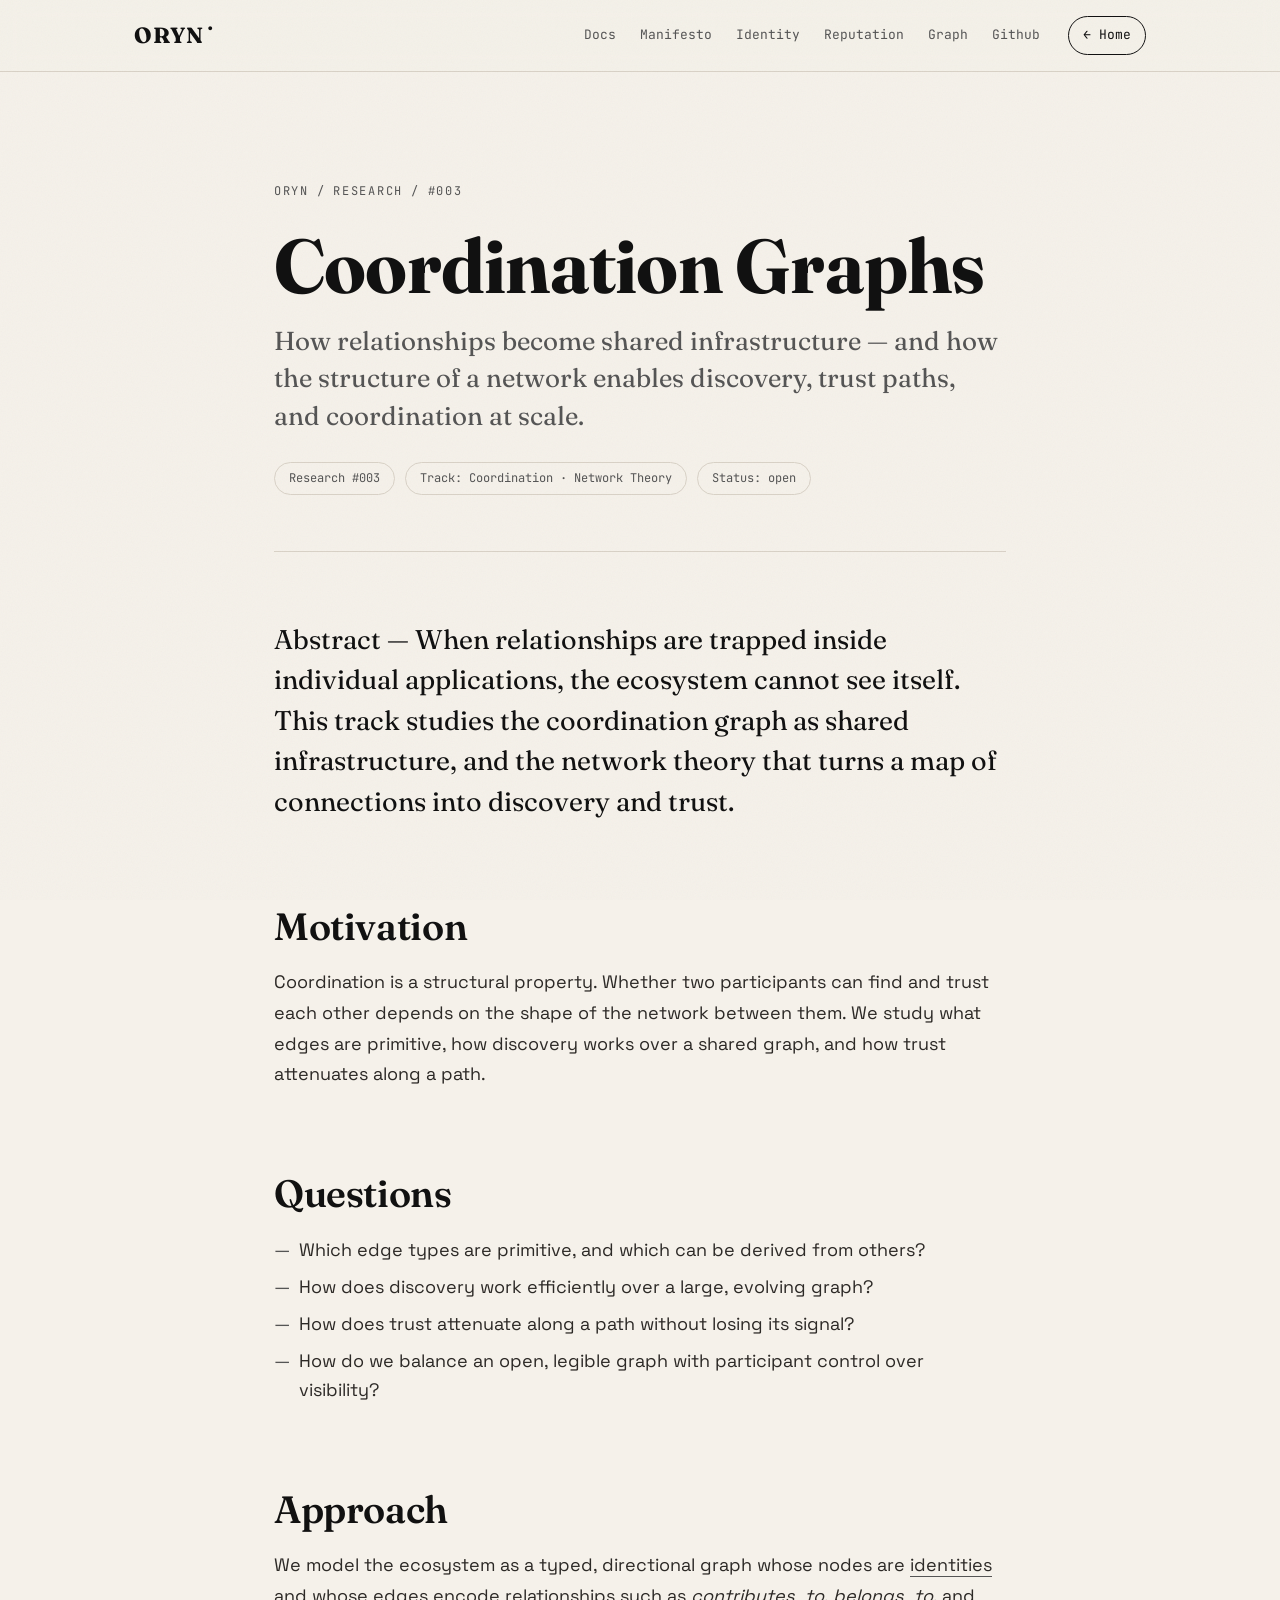
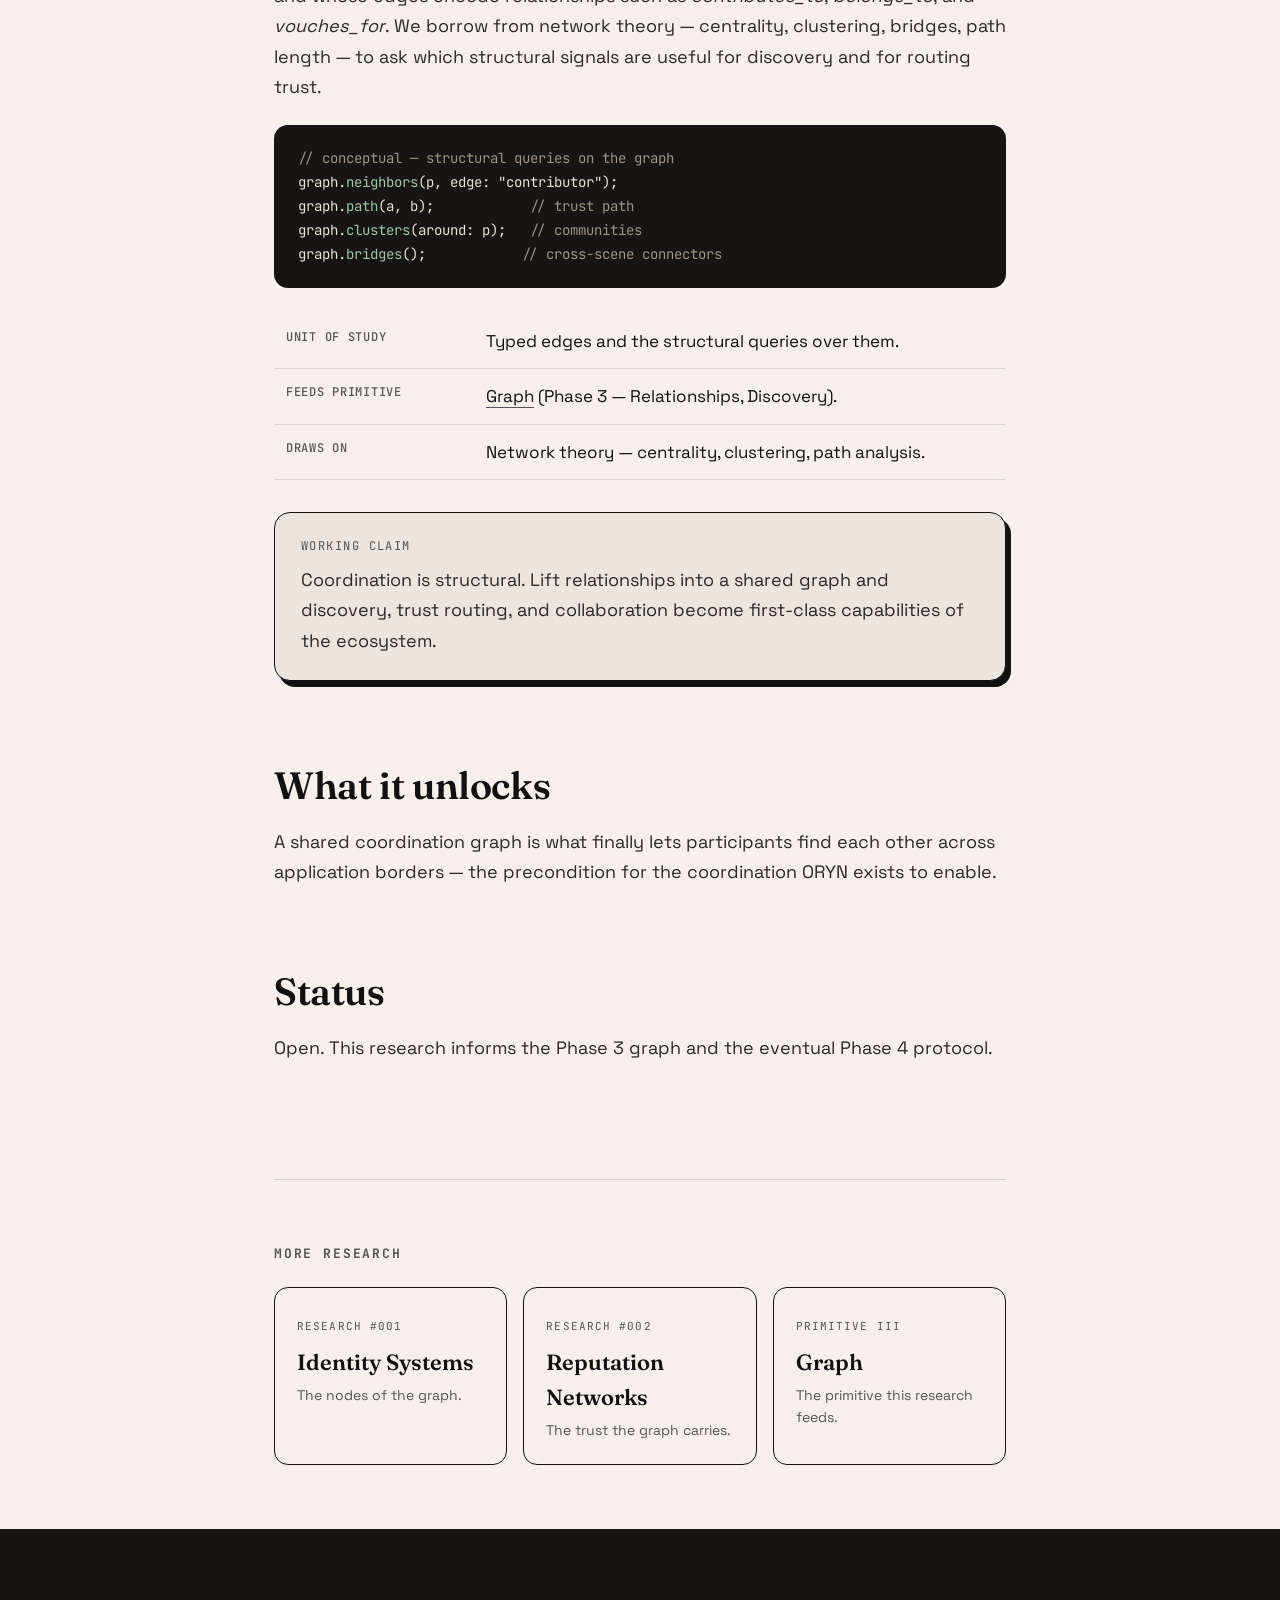
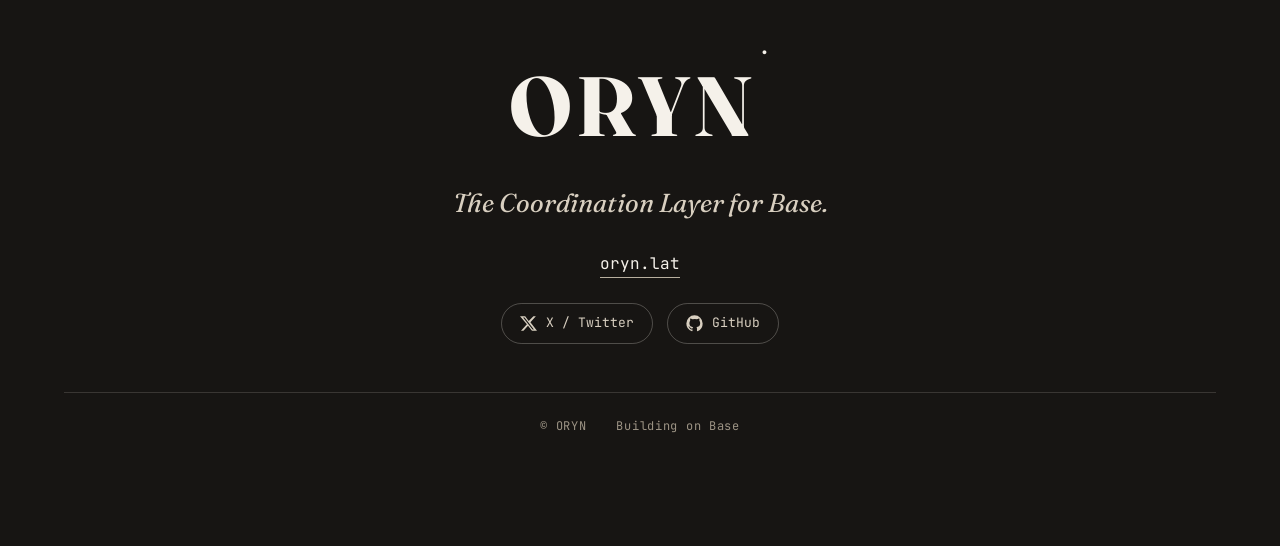
<file: research-003.html>
<!DOCTYPE html>
<html lang="en">
<head>
<meta charset="UTF-8" />
<meta name="viewport" content="width=device-width, initial-scale=1.0" />
<title>Research #003 — Coordination Graphs — ORYN</title>
<meta name="description" content="ORYN Research #003: Coordination Graphs. Relationships as shared infrastructure, and the network theory of discovery on Base." />
<link rel="preconnect" href="https://fonts.googleapis.com" />
<link rel="preconnect" href="https://fonts.gstatic.com" crossorigin />
<link href="https://fonts.googleapis.com/css2?family=Fraunces:opsz,wght@9..144,400;9..144,500;9..144,600;9..144,700&family=Space+Grotesk:wght@400;500;600&family=JetBrains+Mono:wght@400;500&display=swap" rel="stylesheet" />
<link rel="icon" type="image/svg+xml" href="assets/favicon.svg" />
<link rel="apple-touch-icon" href="assets/favicon.svg" />
<link rel="canonical" href="https://oryn.lat/research-003.html" />
<meta name="theme-color" content="#F5F1EA" />
<meta property="og:type" content="website" />
<meta property="og:site_name" content="ORYN" />
<meta property="og:title" content="Research #003 — Coordination Graphs — ORYN" />
<meta property="og:description" content="ORYN Research #003: Coordination Graphs. Relationships as shared infrastructure, and the network theory of discovery on Base." />
<meta property="og:url" content="https://oryn.lat/research-003.html" />
<meta property="og:image" content="https://oryn.lat/assets/og.png" />
<meta property="og:image:width" content="1200" />
<meta property="og:image:height" content="630" />
<meta name="twitter:card" content="summary_large_image" />
<meta name="twitter:site" content="@orynlat" />
<meta name="twitter:creator" content="@orynlat" />
<meta name="twitter:title" content="Research #003 — Coordination Graphs — ORYN" />
<meta name="twitter:description" content="ORYN Research #003: Coordination Graphs. Relationships as shared infrastructure, and the network theory of discovery on Base." />
<meta name="twitter:image" content="https://oryn.lat/assets/og.png" />
<link rel="stylesheet" href="styles.css" />
</head>
<body>
<div class="grain" aria-hidden="true"></div>

<header class="nav">
  <div class="nav__inner">
    <a href="index.html" class="nav__logo">ORYN<span class="nav__dot">●</span></a>
    <nav class="nav__links">
      <a href="docs.html">Docs</a>
      <a href="manifesto.html">Manifesto</a>
      <a href="identity.html">Identity</a>
      <a href="reputation.html">Reputation</a>
      <a href="graph.html">Graph</a>
      <a href="github.html">Github</a>
    </nav>
    <a href="index.html" class="nav__cta">← Home</a>
  </div>
</header>

<main class="page">
  <header class="phead">
    <div class="breadcrumb"><a href="index.html">ORYN</a> <span>/</span> Research <span>/</span> #003</div>
    <h1 class="phead__title">Coordination Graphs</h1>
    <p class="phead__lead">How relationships become shared infrastructure — and how the structure of a network enables discovery, trust paths, and coordination at scale.</p>
    <div class="phead__meta"><span>Research #003</span><span>Track: Coordination · Network Theory</span><span>Status: open</span></div>
  </header>

  <article class="prose">
    <p class="lede">Abstract — When relationships are trapped inside individual applications, the ecosystem cannot see itself. This track studies the coordination graph as shared infrastructure, and the network theory that turns a map of connections into discovery and trust.</p>

    <h2>Motivation</h2>
    <p>Coordination is a structural property. Whether two participants can find and trust each other depends on the shape of the network between them. We study what edges are primitive, how discovery works over a shared graph, and how trust attenuates along a path.</p>

    <h2>Questions</h2>
    <ul>
      <li>Which edge types are primitive, and which can be derived from others?</li>
      <li>How does discovery work efficiently over a large, evolving graph?</li>
      <li>How does trust attenuate along a path without losing its signal?</li>
      <li>How do we balance an open, legible graph with participant control over visibility?</li>
    </ul>

    <h2>Approach</h2>
    <p>We model the ecosystem as a typed, directional graph whose nodes are <a class="inline" href="identity.html">identities</a> and whose edges encode relationships such as <em>contributes_to</em>, <em>belongs_to</em>, and <em>vouches_for</em>. We borrow from network theory — centrality, clustering, bridges, path length — to ask which structural signals are useful for discovery and for routing trust.</p>
    <div class="codeblock"><span class="c">// conceptual — structural queries on the graph</span>
graph.<span class="k">neighbors</span>(p, edge: "contributor");
graph.<span class="k">path</span>(a, b);            <span class="c">// trust path</span>
graph.<span class="k">clusters</span>(around: p);   <span class="c">// communities</span>
graph.<span class="k">bridges</span>();            <span class="c">// cross-scene connectors</span></div>
    <table class="spec">
      <tr><th>Unit of study</th><td>Typed edges and the structural queries over them.</td></tr>
      <tr><th>Feeds primitive</th><td><a class="inline" href="graph.html">Graph</a> (Phase 3 — Relationships, Discovery).</td></tr>
      <tr><th>Draws on</th><td>Network theory — centrality, clustering, path analysis.</td></tr>
    </table>

    <div class="note">
      <span class="note__k">Working claim</span>
      <p>Coordination is structural. Lift relationships into a shared graph and discovery, trust routing, and collaboration become first-class capabilities of the ecosystem.</p>
    </div>

    <h2>What it unlocks</h2>
    <p>A shared coordination graph is what finally lets participants find each other across application borders — the precondition for the coordination ORYN exists to enable.</p>

    <h2>Status</h2>
    <p>Open. This research informs the Phase 3 graph and the eventual Phase 4 protocol.</p>
  </article>

  <nav class="related">
    <h2>More research</h2>
    <div class="related__grid">
      <a class="rcard" href="research-001.html"><span class="k">Research #001</span><h3>Identity Systems</h3><p>The nodes of the graph.</p></a>
      <a class="rcard" href="research-002.html"><span class="k">Research #002</span><h3>Reputation Networks</h3><p>The trust the graph carries.</p></a>
      <a class="rcard" href="graph.html"><span class="k">Primitive iii</span><h3>Graph</h3><p>The primitive this research feeds.</p></a>
    </div>
  </nav>
</main>

<footer class="footer">
  <div class="footer__brand">ORYN<span class="nav__dot">●</span></div>
  <p class="footer__tag">The Coordination Layer for Base.</p>
  <a href="https://oryn.lat" class="footer__url">oryn.lat</a>
  <div class="footer__social">
    <a class="social" href="https://x.com/orynlat" target="_blank" rel="noopener" aria-label="ORYN on X"><svg viewBox="0 0 24 24" fill="currentColor" aria-hidden="true"><path d="M18.9 1.6h3.5l-7.7 8.8L24 22.4h-7.1l-5.6-7.3-6.4 7.3H1.4l8.3-9.4L0 1.6h7.3l5 6.7 6.6-6.7Zm-1.2 18.7h1.9L6.4 3.6H4.3l13.4 16.7Z"/></svg><span>X / Twitter</span></a>
    <a class="social" href="https://github.com/Orynlat/Oryn" target="_blank" rel="noopener" aria-label="ORYN on GitHub"><svg viewBox="0 0 24 24" fill="currentColor" aria-hidden="true"><path d="M12 .5A11.5 11.5 0 0 0 .5 12a11.5 11.5 0 0 0 7.9 10.9c.6.1.8-.3.8-.6v-2c-3.2.7-3.9-1.5-3.9-1.5-.5-1.3-1.3-1.7-1.3-1.7-1.1-.7.1-.7.1-.7 1.2.1 1.8 1.2 1.8 1.2 1 1.8 2.8 1.3 3.5 1 .1-.8.4-1.3.7-1.6-2.6-.3-5.3-1.3-5.3-5.8 0-1.3.5-2.3 1.2-3.1-.1-.3-.5-1.6.1-3.2 0 0 1-.3 3.3 1.2a11.4 11.4 0 0 1 6 0c2.3-1.5 3.3-1.2 3.3-1.2.6 1.6.2 2.9.1 3.2.8.8 1.2 1.8 1.2 3.1 0 4.5-2.7 5.5-5.3 5.8.4.3.8 1 .8 2.1v3.2c0 .3.2.7.8.6A11.5 11.5 0 0 0 23.5 12 11.5 11.5 0 0 0 12 .5Z"/></svg><span>GitHub</span></a>
  </div>
  <div class="footer__meta"><span>© ORYN</span><span>Building on Base</span></div>
</footer>
</body>
</html>
</file>
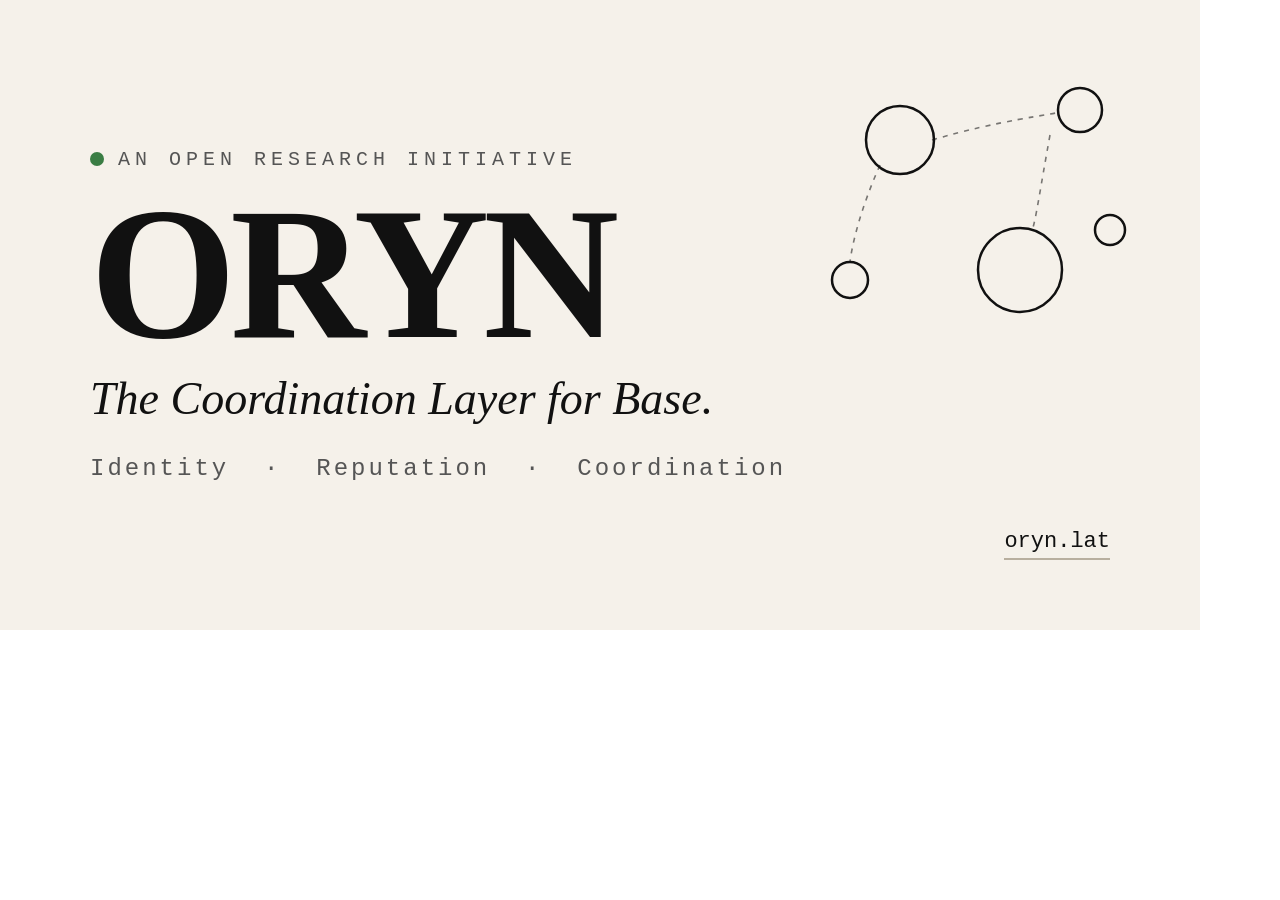
<file: assets/og.html>
<!DOCTYPE html>
<html lang="en">
<head>
<meta charset="UTF-8" />
<style>
  html,body{ margin:0; }
  .card{
    width:1200px; height:630px; box-sizing:border-box;
    background:#F5F1EA; color:#111111; position:relative; overflow:hidden;
    padding:84px 90px; display:flex; flex-direction:column; justify-content:center;
    font-family:Georgia,'Times New Roman',serif;
  }
  .kicker{
    font-family:'Courier New',monospace; font-size:20px; letter-spacing:5px;
    color:#555; text-transform:uppercase; display:flex; align-items:center; gap:14px;
    margin-bottom:18px;
  }
  .dot{ width:14px; height:14px; border-radius:50%; background:#3a7d44; }
  .wm{ font-size:188px; font-weight:700; letter-spacing:-6px; line-height:.9; margin:0; }
  .tag{ font-style:italic; font-size:46px; margin:14px 0 0; }
  .triplet{ font-family:'Courier New',monospace; font-size:24px; letter-spacing:3px; color:#555; margin-top:30px; }
  .url{
    position:absolute; right:90px; bottom:70px;
    font-family:'Courier New',monospace; font-size:22px; color:#111;
    border-bottom:2px solid #b8af9f; padding-bottom:4px;
  }
  /* hand-drawn nodes */
  svg.nodes{ position:absolute; right:60px; top:60px; }
</style>
</head>
<body>
  <div class="card">
    <svg class="nodes" width="360" height="300" viewBox="0 0 360 300" fill="none">
      <g stroke="#111" stroke-width="2.5" stroke-linecap="round">
        <circle cx="120" cy="80" r="34"/>
        <circle cx="300" cy="50" r="22"/>
        <circle cx="240" cy="210" r="42"/>
        <circle cx="70" cy="220" r="18"/>
        <circle cx="330" cy="170" r="15"/>
      </g>
      <g stroke="#111" stroke-width="1.6" stroke-dasharray="5 6" opacity=".55">
        <path d="M152 80 C 220 60, 270 55, 280 52"/>
        <path d="M270 75 C 260 130, 255 165, 252 170"/>
        <path d="M100 105 C 80 150, 72 185, 70 202"/>
      </g>
    </svg>

    <div class="kicker"><span class="dot"></span> An open research initiative</div>
    <h1 class="wm">ORYN</h1>
    <div class="tag">The Coordination Layer for Base.</div>
    <div class="triplet">Identity &nbsp;·&nbsp; Reputation &nbsp;·&nbsp; Coordination</div>
    <div class="url">oryn.lat</div>
  </div>
</body>
</html>
</file>
<file: styles.css>
/* ============================================================
   ORYN — The Coordination Layer for Base
   Style: research paper / magazine. Warm cream, ink black.
   ============================================================ */

:root{
  --bg:        #F5F1EA;
  --ink:       #111111;
  --muted:     #555555;
  --accent:    #EAE5DD;
  --line:      #D9D2C7;
  --paper-dark:#171513;

  --serif: "Fraunces", Georgia, serif;
  --sans:  "Space Grotesk", system-ui, sans-serif;
  --mono:  "JetBrains Mono", ui-monospace, monospace;

  --max: 1140px;
  --pad: clamp(20px, 5vw, 64px);
}

*,*::before,*::after{ box-sizing:border-box; }

html{ scroll-behavior:smooth; }

body{
  margin:0;
  background:var(--bg);
  color:var(--ink);
  font-family:var(--sans);
  font-size:18px;
  line-height:1.6;
  -webkit-font-smoothing:antialiased;
  overflow-x:hidden;
}

/* Paper grain */
.grain{
  position:fixed; inset:0; z-index:9999; pointer-events:none;
  opacity:.045; mix-blend-mode:multiply;
  background-image:url("data:image/svg+xml,%3Csvg xmlns='http://www.w3.org/2000/svg' width='160' height='160'%3E%3Cfilter id='n'%3E%3CfeTurbulence type='fractalNoise' baseFrequency='0.8' numOctaves='3'/%3E%3C/filter%3E%3Crect width='100%25' height='100%25' filter='url(%23n)'/%3E%3C/svg%3E");
}

a{ color:inherit; text-decoration:none; }
em{ font-style:italic; }

/* ---------- NAV ---------- */
.nav{
  position:sticky; top:0; z-index:100;
  background:rgba(245,241,234,.82);
  backdrop-filter:blur(10px);
  border-bottom:1px solid var(--line);
}
.nav__inner{
  max-width:var(--max); margin:0 auto;
  padding:16px var(--pad);
  display:flex; align-items:center; gap:28px;
}
.nav__logo{
  font-family:var(--serif); font-weight:700; font-size:22px;
  letter-spacing:.04em; display:flex; align-items:center; gap:4px;
}
.nav__dot{ font-size:9px; transform:translateY(-7px); color:var(--ink); }
.nav__links{
  display:flex; gap:24px; margin-left:auto;
  font-family:var(--mono); font-size:13px; color:var(--muted);
}
.nav__links a{ position:relative; }
.nav__links a:hover{ color:var(--ink); }
.nav__links a::after{
  content:""; position:absolute; left:0; bottom:-4px; width:0; height:1px;
  background:var(--ink); transition:width .25s ease;
}
.nav__links a:hover::after{ width:100%; }
.nav__cta{
  font-family:var(--mono); font-size:13px;
  border:1px solid var(--ink); padding:8px 14px; border-radius:999px;
  transition:background .2s, color .2s;
}
.nav__cta:hover{ background:var(--ink); color:var(--bg); }

/* ---------- Shared ---------- */
.band{
  max-width:var(--max); margin:0 auto;
  padding:clamp(64px,10vw,128px) var(--pad);
  border-top:1px solid var(--line);
}
.band:first-of-type{ border-top:none; }
.band--accent{ background:var(--accent); max-width:none; }
.band--accent > *{ max-width:var(--max); margin-inline:auto; }
.band--dark{
  background:var(--paper-dark); color:var(--bg); max-width:none;
}
.band--dark > *{ max-width:var(--max); margin-inline:auto; }

.kicker{
  font-family:var(--mono); font-size:12px; letter-spacing:.18em;
  text-transform:uppercase; color:var(--muted);
  display:inline-block; margin-bottom:24px;
}
.kicker--light{ color:#b8af9f; }

.display{
  font-family:var(--serif); font-weight:600;
  font-size:clamp(28px,4.6vw,52px); line-height:1.08;
  letter-spacing:-.01em; margin:0 0 8px;
}
.band__intro{ color:var(--muted); max-width:46ch; margin-top:14px; }
.band__head{ margin-bottom:48px; }

/* Reveal on scroll */
[data-reveal]{ opacity:0; transform:translateY(22px); transition:opacity .7s ease, transform .7s ease; }
[data-reveal].in{ opacity:1; transform:none; }

/* ---- Handwrite: draw text char by char, left → right ---- */
.handwrite .char{
  display:inline-block; white-space:pre;
  opacity:0; filter:blur(4px);
  transform:translateY(.16em) scaleX(.82);
  transform-origin:left center;
}
.handwrite.in .char{
  animation:writeIn .44s cubic-bezier(.2,.7,.3,1) forwards;
  animation-delay:calc(var(--i) * 0.032s);
}
@keyframes writeIn{
  to{ opacity:1; filter:blur(0); transform:none; }
}

/* ---- Draw SVG ink strokes as if sketched by hand ---- */
.draw-stroke{
  stroke-dasharray:1; stroke-dashoffset:1;
  transition:stroke-dashoffset 1.3s ease;
}
.in .draw-stroke,
.hero__sketch.in .draw-stroke,
.prim.in .draw-stroke{ stroke-dashoffset:0; }
/* stagger strokes inside a group for a sketching cadence */
.in .draw-stroke:nth-of-type(2){ transition-delay:.18s; }
.in .draw-stroke:nth-of-type(3){ transition-delay:.36s; }
.in .draw-stroke:nth-of-type(4){ transition-delay:.54s; }
.in .draw-stroke:nth-of-type(5){ transition-delay:.72s; }

@media (prefers-reduced-motion: reduce){
  .handwrite .char{ opacity:1; clip-path:none; filter:none; transform:none; }
  .draw-stroke{ stroke-dashoffset:0; }
}

/* ---------- HERO ---------- */
.hero{
  max-width:var(--max); margin:0 auto;
  padding:clamp(70px,12vw,150px) var(--pad) clamp(50px,8vw,90px);
  text-align:center;
}
.hero__tag{
  font-family:var(--mono); font-size:12px; letter-spacing:.14em;
  color:var(--muted); text-transform:uppercase;
  display:inline-flex; align-items:center; gap:8px; margin-bottom:30px;
}
.hero__tag .dot{
  width:7px; height:7px; border-radius:50%; background:#3a7d44;
  box-shadow:0 0 0 4px rgba(58,125,68,.15);
  animation:pulse 2.4s ease-in-out infinite;
}
@keyframes pulse{ 50%{ box-shadow:0 0 0 8px rgba(58,125,68,0);} }

.hero__title{
  font-family:var(--serif); font-weight:700;
  font-size:clamp(72px,17vw,190px); line-height:.9;
  letter-spacing:-.03em; margin:0;
}
.hero__sub{
  font-family:var(--serif); font-style:italic;
  font-size:clamp(20px,3vw,30px); margin:12px 0 0; color:var(--ink);
}
.hero__triplet{
  display:flex; justify-content:center; gap:clamp(14px,4vw,46px);
  flex-wrap:wrap; margin:36px 0 26px;
  font-family:var(--serif); font-size:clamp(20px,2.6vw,30px); font-weight:500;
}
.hero__triplet span{ position:relative; }
.hero__lead{
  color:var(--muted); max-width:48ch; margin:0 auto 38px;
}
.hero__actions{ display:flex; gap:14px; justify-content:center; flex-wrap:wrap; }

.btn{
  font-family:var(--mono); font-size:14px; letter-spacing:.02em;
  padding:14px 26px; border-radius:999px; border:1px solid var(--ink);
  transition:transform .15s ease, background .2s, color .2s;
}
.btn:hover{ transform:translateY(-2px); }
.btn--solid{ background:var(--ink); color:var(--bg); }
.btn--solid:hover{ background:#000; }
.btn--ghost:hover{ background:var(--ink); color:var(--bg); }

.hero__sketch{ margin-top:64px; }
.hero__sketch svg{ width:min(600px,92%); height:auto; }

/* Hand-drawn ink */
.ink-stroke{ stroke:var(--ink); stroke-width:2; fill:none; stroke-linecap:round; }
.ink-line{ stroke:var(--ink); stroke-width:1.4; fill:none; stroke-dasharray:4 5; opacity:.6; }
.sketch-label{
  font-family:var(--mono); font-size:10px; fill:var(--muted);
  text-anchor:middle; letter-spacing:.08em;
}

/* ---------- PROBLEM ---------- */
.problem{ display:grid; grid-template-columns:1.1fr .9fr; gap:60px; align-items:center; }
.discon{ list-style:none; padding:0; margin:28px 0 0; }
.discon li{
  font-family:var(--serif); font-size:clamp(18px,2vw,23px);
  padding:14px 0; border-bottom:1px dashed var(--line); color:var(--ink);
}
.problem__visual{ position:relative; height:300px; }
.float-node{
  position:absolute; font-family:var(--mono); font-size:14px;
  padding:14px 20px; background:var(--bg); border:1.5px solid var(--ink);
  border-radius:14px; box-shadow:4px 4px 0 var(--ink);
}
.problem__visual .n1{ top:20px; left:10px; transform:rotate(-3deg); }
.problem__visual .n2{ top:90px; right:0; transform:rotate(2deg); }
.problem__visual .n3{ bottom:30px; left:30px; transform:rotate(-1deg); }
.float-stamp{
  position:absolute; bottom:0; right:6px;
  font-family:var(--serif); font-style:italic; font-size:20px;
  color:#b23b3b; border:2px solid #b23b3b; border-radius:8px;
  padding:4px 14px; transform:rotate(-8deg); opacity:.85;
}
.problem__dashes{ position:absolute; inset:0; width:100%; height:100%; }
.dash{ stroke:var(--muted); stroke-width:1.4; stroke-dasharray:5 6; fill:none; }

/* ---------- VISION ---------- */
.vision__lead{ max-width:18ch; }
.vision__lead em{ color:var(--muted); }
.chain{
  display:flex; align-items:center; flex-wrap:wrap; gap:0;
  margin-top:56px; justify-content:flex-start;
}
.chain__node{
  font-family:var(--mono); font-size:15px;
  padding:14px 22px; border:1.5px solid var(--ink); border-radius:999px;
  background:var(--bg);
}
.chain__bar{ width:46px; height:2px; background:var(--ink); }
@media(max-width:640px){
  .chain{ flex-direction:column; align-items:flex-start; }
  .chain__bar{ width:2px; height:26px; margin-left:30px; }
}

/* ---------- PRIMITIVES ---------- */
.prim-grid{ display:grid; grid-template-columns:repeat(3,1fr); gap:24px; }
.prim{
  position:relative; padding:34px 28px 28px;
  border:1.5px solid var(--ink); border-radius:18px; background:var(--bg);
  transition:transform .2s ease, box-shadow .2s ease;
  min-height:240px;
}
.prim:hover{ transform:translateY(-4px); box-shadow:6px 8px 0 var(--ink); }
.prim__num{ font-family:var(--serif); font-style:italic; color:var(--muted); font-size:18px; }
.prim h3{ font-family:var(--serif); font-size:30px; font-weight:600; margin:6px 0 10px; }
.prim p{ color:var(--muted); margin:0; max-width:24ch; }
.prim__icon{ position:absolute; top:26px; right:24px; width:52px; height:52px; }

/* ---------- ARCHITECTURE ---------- */
.arch{ display:grid; grid-template-columns:1fr 1fr; gap:60px; align-items:center; }
.arch__diagram{ display:flex; flex-direction:column; align-items:center; gap:30px; }
.arch__core{
  border:1.5px solid var(--bg); border-radius:18px;
  padding:24px 40px; text-align:center; min-width:240px;
  background:rgba(245,241,234,.04);
}
.arch__core-label{
  font-family:var(--serif); font-size:34px; font-weight:700;
  letter-spacing:.05em; display:block; margin-bottom:14px;
}
.arch__core ul{ list-style:none; margin:0; padding:0; }
.arch__core li{
  font-family:var(--mono); font-size:14px; padding:7px 0;
  border-top:1px dashed rgba(245,241,234,.22); color:#d8cfc0;
}
.arch__spokes{ display:flex; flex-wrap:wrap; gap:10px; justify-content:center; }
.arch__spokes span{
  font-family:var(--mono); font-size:13px; color:#b8af9f;
  border:1px solid rgba(245,241,234,.25); border-radius:999px; padding:8px 16px;
}
.arch__text{ font-family:var(--serif); font-size:clamp(22px,2.6vw,30px); line-height:1.4; color:var(--bg); }

/* ---------- RESEARCH ---------- */
.res-grid{ display:grid; grid-template-columns:repeat(3,1fr); gap:20px; }
.res-card{
  position:relative; padding:30px 26px; border:1.5px solid var(--ink);
  border-radius:16px; background:var(--accent);
  transition:transform .2s, box-shadow .2s; cursor:pointer;
  min-height:170px; display:flex; flex-direction:column;
}
.res-card:hover{ transform:translateY(-4px); box-shadow:6px 8px 0 var(--ink); }
.res-card__id{ font-family:var(--mono); font-size:12px; letter-spacing:.1em; color:var(--muted); text-transform:uppercase; }
.res-card h3{ font-family:var(--serif); font-size:26px; font-weight:600; margin:auto 0 0; }
.res-card__arrow{ position:absolute; top:24px; right:24px; font-size:20px; }
.res-tags{ display:flex; flex-wrap:wrap; gap:10px; margin-top:30px; }
.res-tags span{
  font-family:var(--mono); font-size:13px; color:var(--muted);
  border:1px solid var(--line); border-radius:999px; padding:7px 16px;
}

/* ---------- ROADMAP ---------- */
.road{ list-style:none; margin:0; padding:0; display:grid; gap:0; counter-reset:r; }
.road__item{
  display:grid; grid-template-columns:160px 1fr; gap:30px; align-items:start;
  padding:32px 0; border-top:1px solid var(--line);
}
.road__item:last-child{ border-bottom:1px solid var(--line); }
.road__phase{
  font-family:var(--mono); font-size:13px; letter-spacing:.12em; text-transform:uppercase;
  color:var(--muted); padding-top:8px;
}
.road__item h3{ font-family:var(--serif); font-size:clamp(26px,3vw,38px); font-weight:600; margin:0; }
.road__item ul{ grid-column:2; margin:10px 0 0; padding:0; list-style:none; display:flex; flex-wrap:wrap; gap:10px; }
.road__item ul li{
  font-family:var(--mono); font-size:13px; color:var(--ink);
  background:var(--bg); border:1px solid var(--ink); border-radius:999px; padding:6px 14px;
}

/* ---------- MANIFESTO ---------- */
.manifesto__lines{ text-align:center; }
.manifesto__lines p{
  font-family:var(--serif); font-weight:500;
  font-size:clamp(26px,4.4vw,52px); line-height:1.25; margin:.2em 0; color:#d8cfc0;
}
.manifesto__lines em{ color:var(--bg); font-style:italic; }
.manifesto__close{ margin-top:.8em !important; color:var(--bg) !important; }

/* ---------- GITHUB ---------- */
.repos{ display:grid; grid-template-columns:repeat(2,1fr); gap:16px; max-width:720px; }
.repo{
  font-family:var(--mono); font-size:18px;
  border:1.5px solid var(--ink); border-radius:12px; padding:22px 24px;
  display:flex; align-items:center; gap:12px; background:var(--bg);
  transition:background .2s, color .2s, transform .15s;
}
.repo__icon{ opacity:.45; }
.repo:hover{ background:var(--ink); color:var(--bg); transform:translateX(4px); }
.repos__motto{
  display:flex; gap:28px; flex-wrap:wrap; margin-top:40px;
  font-family:var(--serif); font-style:italic; font-size:clamp(18px,2.2vw,24px); color:var(--muted);
}

/* ---------- FOOTER ---------- */
.footer{
  background:var(--paper-dark); color:var(--bg);
  padding:clamp(60px,9vw,110px) var(--pad);
  text-align:center;
}
.footer__brand{
  font-family:var(--serif); font-weight:700; font-size:clamp(40px,8vw,84px);
  letter-spacing:.04em; display:inline-flex; gap:6px; align-items:flex-start;
}
.footer__brand .nav__dot{ color:var(--bg); transform:translateY(6px); }
.footer__tag{ font-family:var(--serif); font-style:italic; font-size:clamp(18px,2.4vw,26px); margin:10px 0 24px; color:#d8cfc0; }
.footer__url{
  font-family:var(--mono); font-size:16px; border-bottom:1px solid #b8af9f;
  padding-bottom:3px; transition:color .2s, border-color .2s;
}
.footer__url:hover{ color:#fff; border-color:#fff; }
.footer__social{ display:flex; gap:14px; justify-content:center; margin-top:26px; flex-wrap:wrap; }
.social{
  display:inline-flex; align-items:center; gap:9px;
  font-family:var(--mono); font-size:13px; color:#d8cfc0;
  border:1px solid rgba(245,241,234,.25); border-radius:999px; padding:9px 18px;
  transition:background .2s, color .2s, border-color .2s, transform .15s;
}
.social:hover{ background:var(--bg); color:var(--paper-dark); border-color:var(--bg); transform:translateY(-2px); }
.social svg{ display:block; width:17px; height:17px; }
.footer__meta{
  display:flex; justify-content:center; gap:30px; flex-wrap:wrap;
  margin-top:48px; padding-top:24px; border-top:1px solid rgba(245,241,234,.15);
  font-family:var(--mono); font-size:12px; color:#9c9384; letter-spacing:.06em;
}

/* ---------- RESPONSIVE ---------- */
@media(max-width:860px){
  .nav__links{ display:none; }
  .problem{ grid-template-columns:1fr; gap:40px; }
  .prim-grid{ grid-template-columns:1fr; }
  .res-grid{ grid-template-columns:1fr; }
  .arch{ grid-template-columns:1fr; gap:40px; }
  .repos{ grid-template-columns:1fr; }
  .road__item{ grid-template-columns:1fr; gap:6px; }
  .road__item ul{ grid-column:1; }
}

/* ============================================================
   SUBPAGES (docs, manifesto, primitives, research, github)
   ============================================================ */

/* clickable cards from the home page */
.prim, .res-card{ text-decoration:none; color:inherit; display:flex; flex-direction:column; }
.prim__more, .res-card__more{
  font-family:var(--mono); font-size:12px; letter-spacing:.04em;
  color:var(--muted); margin-top:18px;
}
.prim:hover .prim__more, .res-card:hover .res-card__more{ color:var(--ink); }

.page{ max-width:860px; margin:0 auto; padding:0 var(--pad); }
.page--wide{ max-width:1140px; }

/* page header */
.phead{ padding:clamp(56px,9vw,110px) 0 clamp(34px,5vw,56px); border-bottom:1px solid var(--line); }
.breadcrumb{
  font-family:var(--mono); font-size:12px; letter-spacing:.14em; text-transform:uppercase;
  color:var(--muted); margin-bottom:26px; display:flex; gap:8px; align-items:center;
}
.breadcrumb a:hover{ color:var(--ink); }
.phead__title{
  font-family:var(--serif); font-weight:700; letter-spacing:-.01em;
  font-size:clamp(40px,7vw,76px); line-height:1.02; margin:0 0 18px;
}
.phead__lead{ font-family:var(--serif); font-size:clamp(19px,2.3vw,26px); color:var(--muted); line-height:1.45; max-width:60ch; margin:0; }
.phead__meta{
  display:flex; flex-wrap:wrap; gap:10px; margin-top:26px;
}
.phead__meta span{
  font-family:var(--mono); font-size:12px; color:var(--muted);
  border:1px solid var(--line); border-radius:999px; padding:6px 14px;
}

/* prose */
.prose{ padding:clamp(40px,6vw,68px) 0 clamp(56px,8vw,96px); }
.prose h2{
  font-family:var(--serif); font-weight:600; font-size:clamp(26px,3.4vw,38px);
  line-height:1.12; margin:2.2em 0 .5em; letter-spacing:-.01em;
}
.prose h2:first-child{ margin-top:0; }
.prose h3{ font-family:var(--serif); font-weight:600; font-size:clamp(20px,2.4vw,26px); margin:1.8em 0 .4em; }
.prose p{ font-size:18px; line-height:1.7; color:#2c2926; margin:0 0 1.1em; }
.prose strong{ font-weight:600; color:var(--ink); }
.prose a.inline{ border-bottom:1px solid var(--muted); }
.prose a.inline:hover{ border-color:var(--ink); }
.prose ul, .prose ol{ margin:0 0 1.3em; padding-left:1.3em; }
.prose li{ font-size:18px; line-height:1.65; color:#2c2926; margin:.4em 0; }
.prose ul{ list-style:none; padding-left:0; }
.prose ul li{ position:relative; padding-left:1.4em; }
.prose ul li::before{ content:"—"; position:absolute; left:0; color:var(--muted); }
.lede{ font-family:var(--serif); font-size:clamp(20px,2.4vw,27px) !important; line-height:1.5 !important; color:var(--ink) !important; }

/* callout / note box */
.note{
  border:1.5px solid var(--ink); border-radius:16px; padding:24px 26px; margin:1.8em 0;
  background:var(--accent); box-shadow:5px 6px 0 var(--ink);
}
.note__k{ font-family:var(--mono); font-size:12px; letter-spacing:.12em; text-transform:uppercase; color:var(--muted); display:block; margin-bottom:8px; }
.note p:last-child{ margin-bottom:0; }

/* code-ish block */
.codeblock{
  font-family:var(--mono); font-size:14px; line-height:1.7;
  background:var(--paper-dark); color:#e9e2d4; border-radius:14px;
  padding:22px 24px; margin:1.6em 0; overflow-x:auto; white-space:pre;
}
.codeblock .c{ color:#9c9384; }
.codeblock .k{ color:#9ec7a4; }

/* spec / key-value table */
.spec{ width:100%; border-collapse:collapse; margin:1.6em 0; font-size:16px; }
.spec th, .spec td{ text-align:left; padding:14px 12px; border-bottom:1px solid var(--line); vertical-align:top; }
.spec th{ font-family:var(--mono); font-size:12px; letter-spacing:.06em; text-transform:uppercase; color:var(--muted); font-weight:500; white-space:nowrap; width:200px; }
.spec td{ font-size:17px; line-height:1.55; }

/* feature grid inside pages */
.fgrid{ display:grid; grid-template-columns:repeat(2,1fr); gap:18px; margin:1.8em 0; }
.fgrid .f{ border:1.5px solid var(--ink); border-radius:14px; padding:24px; }
.fgrid .f h4{ font-family:var(--serif); font-size:21px; font-weight:600; margin:0 0 8px; }
.fgrid .f p{ font-size:16px; margin:0; color:var(--muted); }
.fgrid .f .n{ font-family:var(--mono); font-size:12px; color:var(--muted); }

/* numbered steps */
.steps{ counter-reset:s; list-style:none; padding:0; margin:1.6em 0; }
.steps li{ position:relative; padding:0 0 1.6em 56px; }
.steps li::before{
  counter-increment:s; content:counter(s);
  position:absolute; left:0; top:-2px; width:38px; height:38px;
  display:grid; place-items:center; border:1.5px solid var(--ink); border-radius:50%;
  font-family:var(--mono); font-size:15px;
}
.steps li:not(:last-child)::after{
  content:""; position:absolute; left:18px; top:38px; bottom:6px; width:1.5px; background:var(--line);
}
.steps h4{ font-family:var(--serif); font-size:20px; margin:6px 0 6px; }
.steps p{ margin:0; color:var(--muted); font-size:16px; }

/* related / next links */
.related{ border-top:1px solid var(--line); padding:clamp(40px,6vw,64px) 0; }
.related h2{ font-family:var(--mono); font-size:13px; letter-spacing:.14em; text-transform:uppercase; color:var(--muted); margin:0 0 22px; }
.related__grid{ display:grid; grid-template-columns:repeat(3,1fr); gap:16px; }
.rcard{
  border:1.5px solid var(--ink); border-radius:14px; padding:22px;
  transition:transform .15s, box-shadow .2s; display:block;
}
.rcard:hover{ transform:translateY(-3px); box-shadow:5px 6px 0 var(--ink); }
.rcard .k{ font-family:var(--mono); font-size:11px; letter-spacing:.1em; text-transform:uppercase; color:var(--muted); }
.rcard h3{ font-family:var(--serif); font-size:22px; font-weight:600; margin:6px 0 4px; }
.rcard p{ font-size:14px; color:var(--muted); margin:0; }

@media(max-width:860px){
  .fgrid{ grid-template-columns:1fr; }
  .related__grid{ grid-template-columns:1fr; }
  .spec th{ width:auto; display:block; padding-bottom:2px; }
  .spec td{ display:block; padding-top:2px; padding-bottom:16px; }
  .spec tr{ display:block; border-bottom:1px solid var(--line); }
  .spec th, .spec td{ border:none; }
}
</file>
